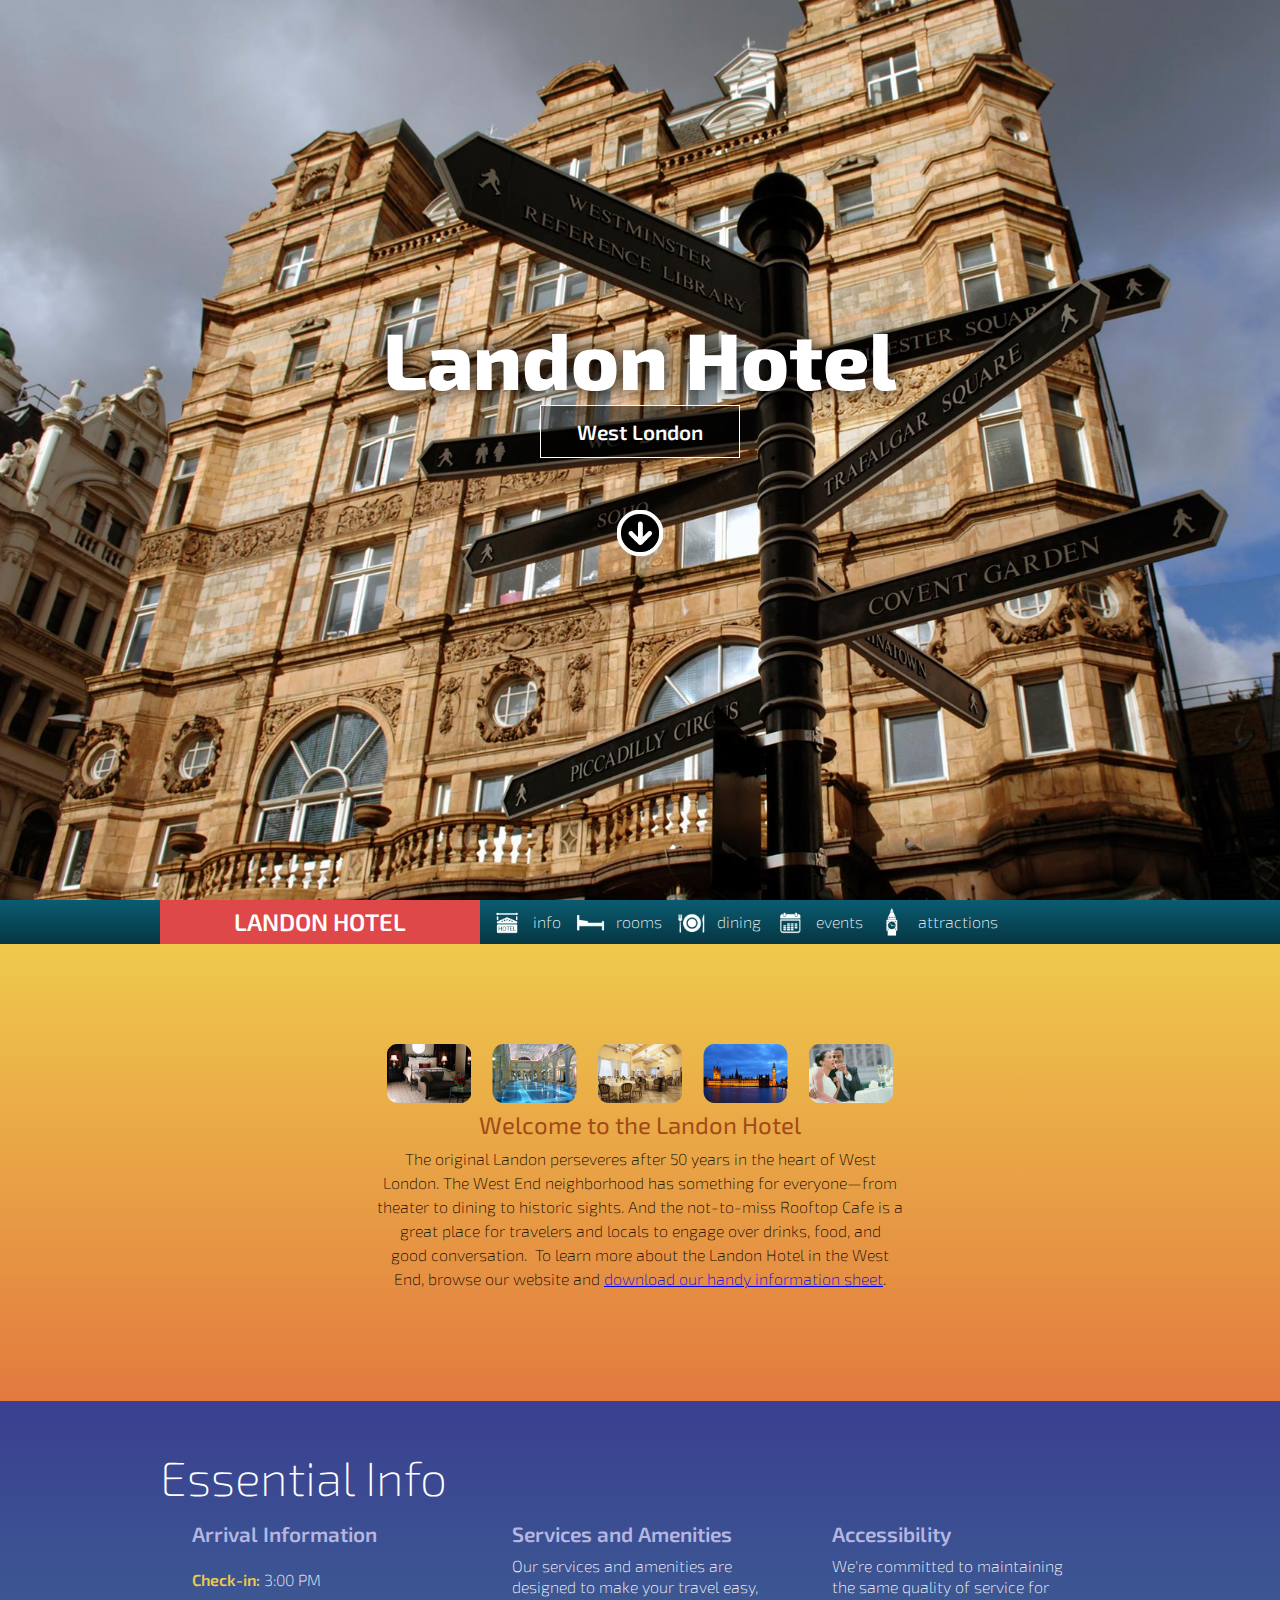
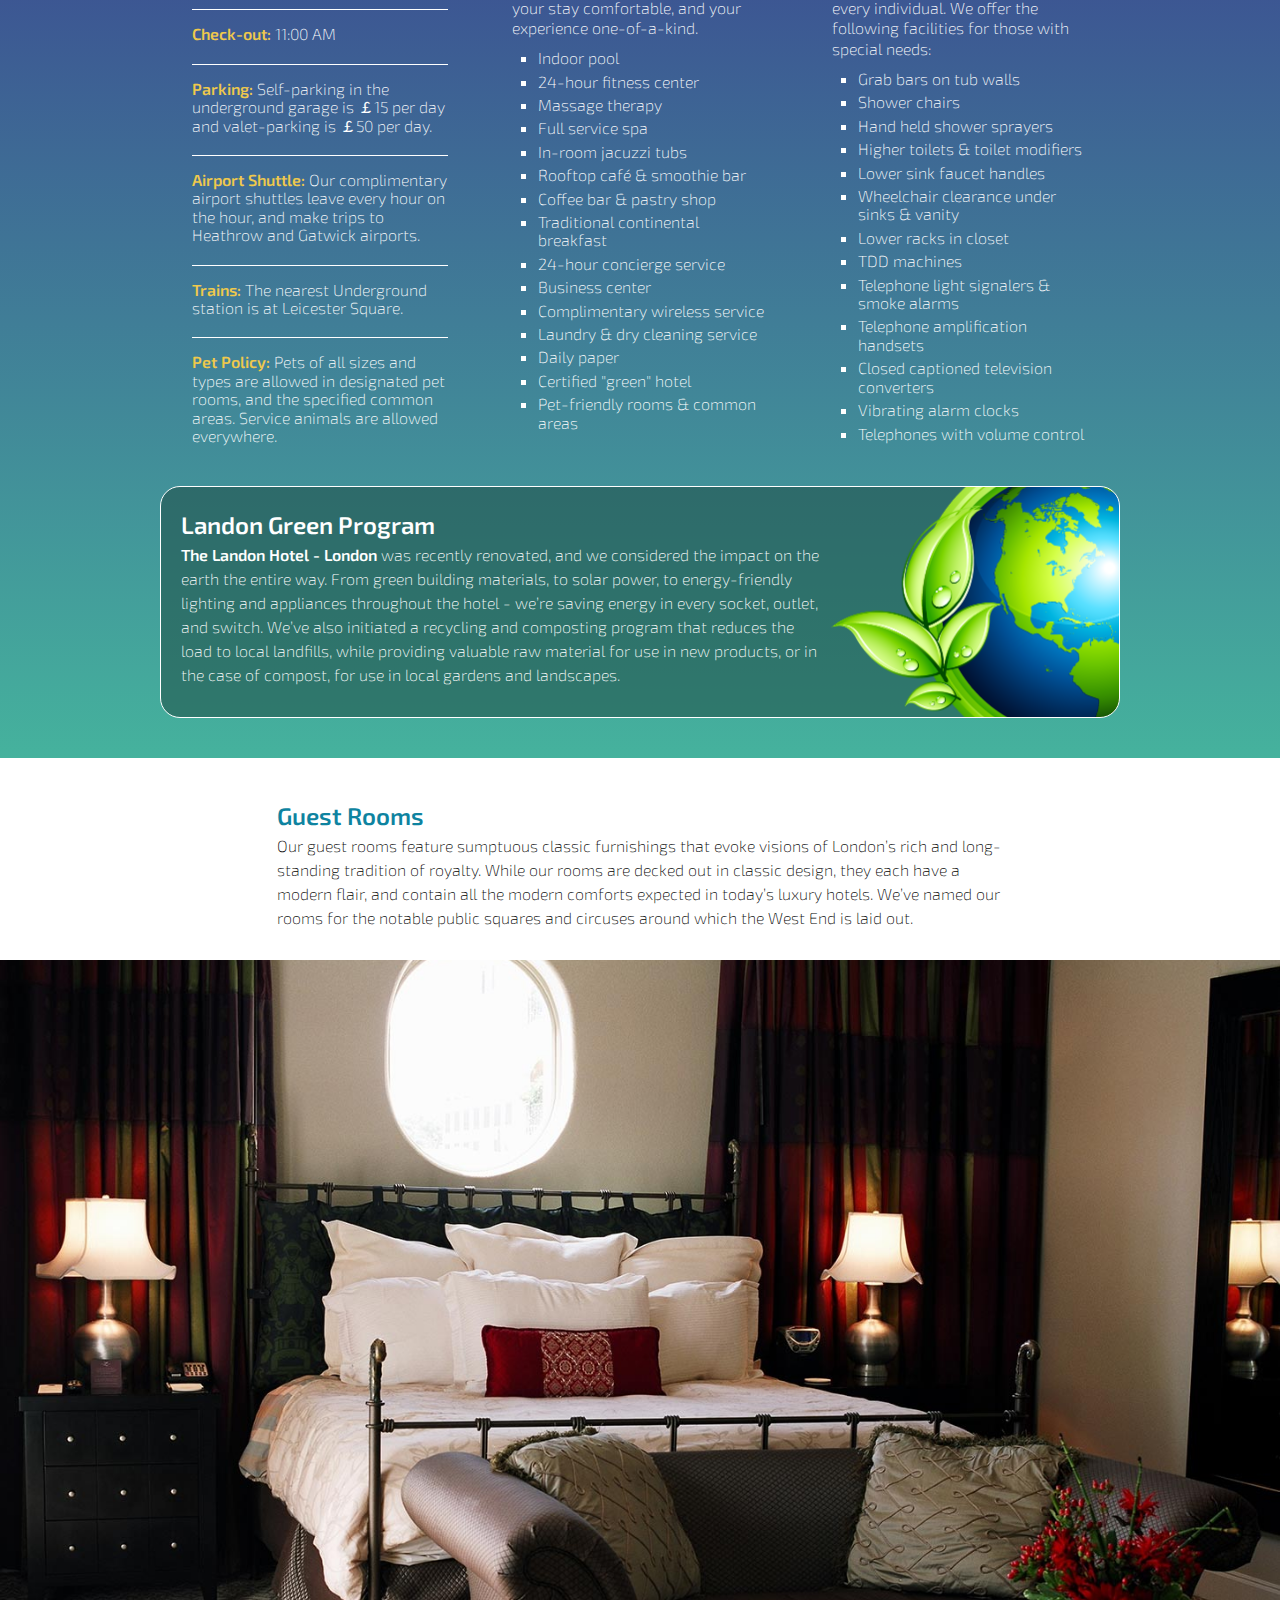
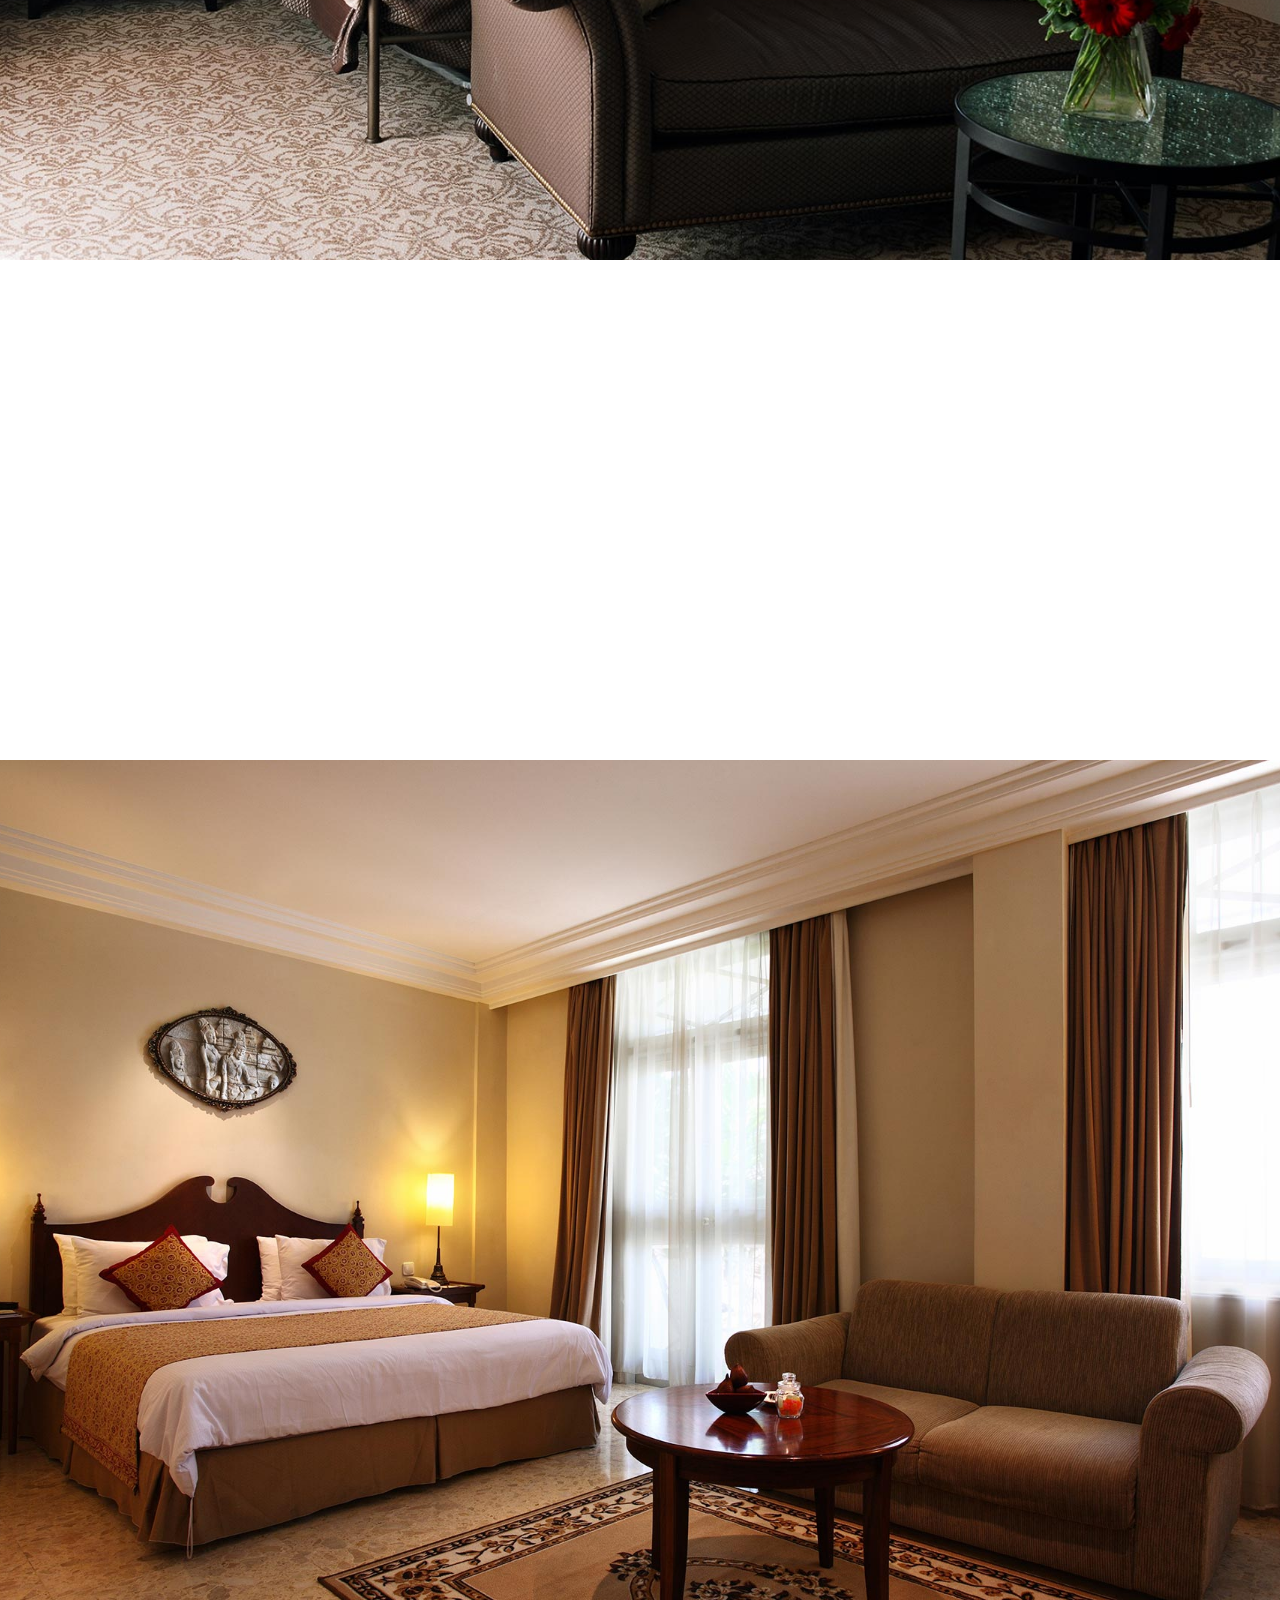
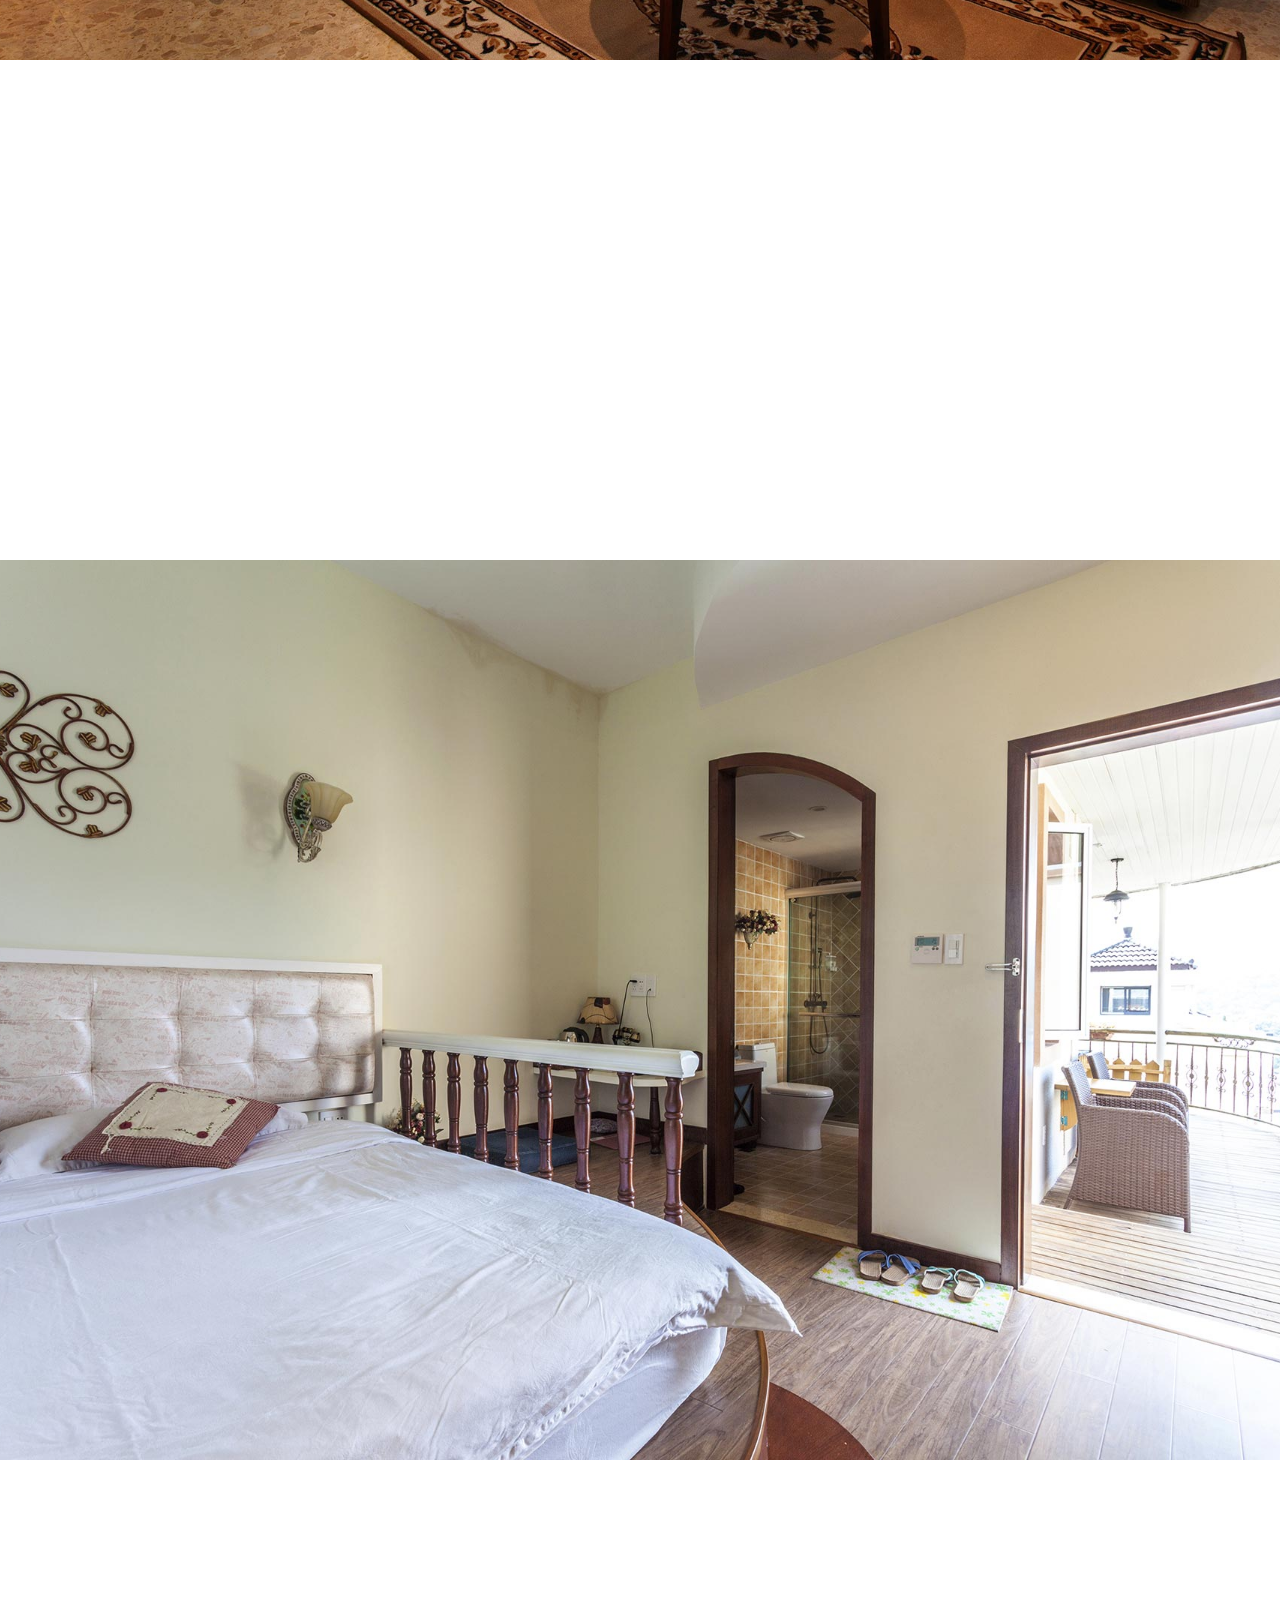
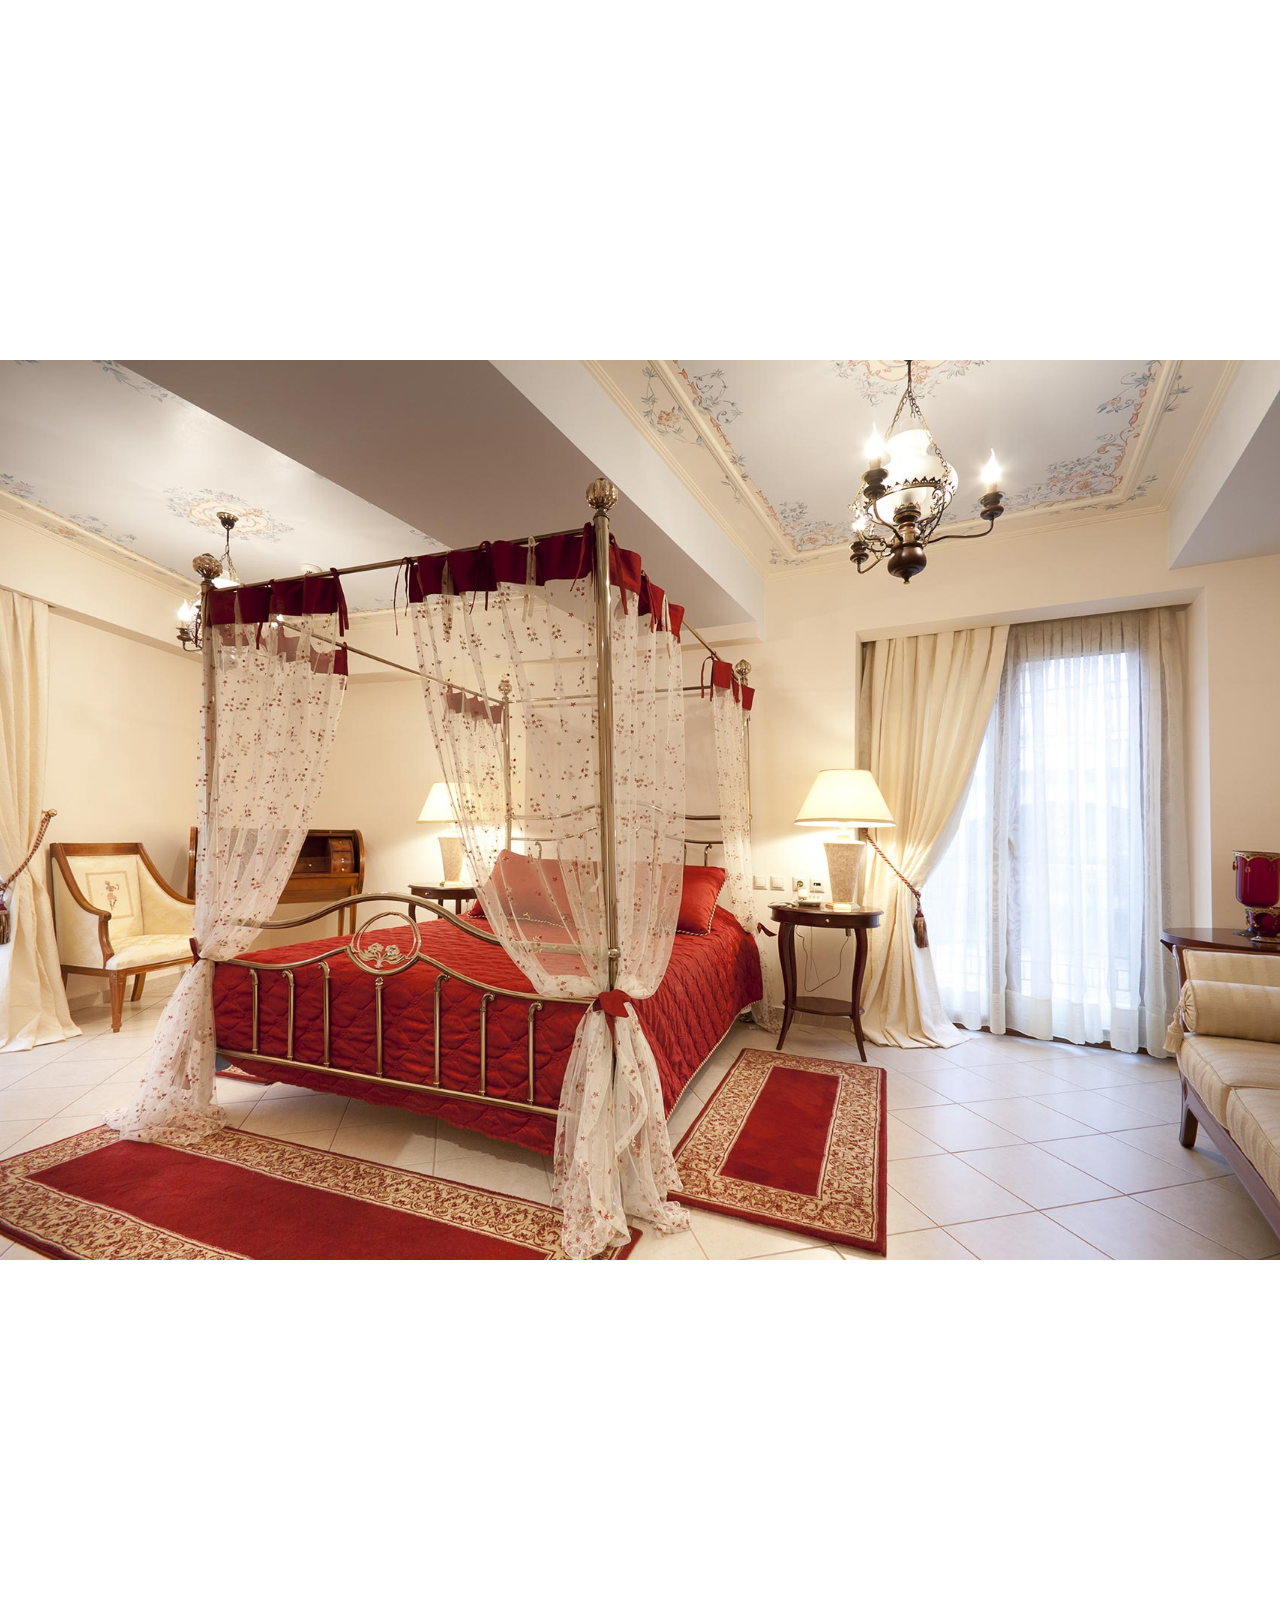
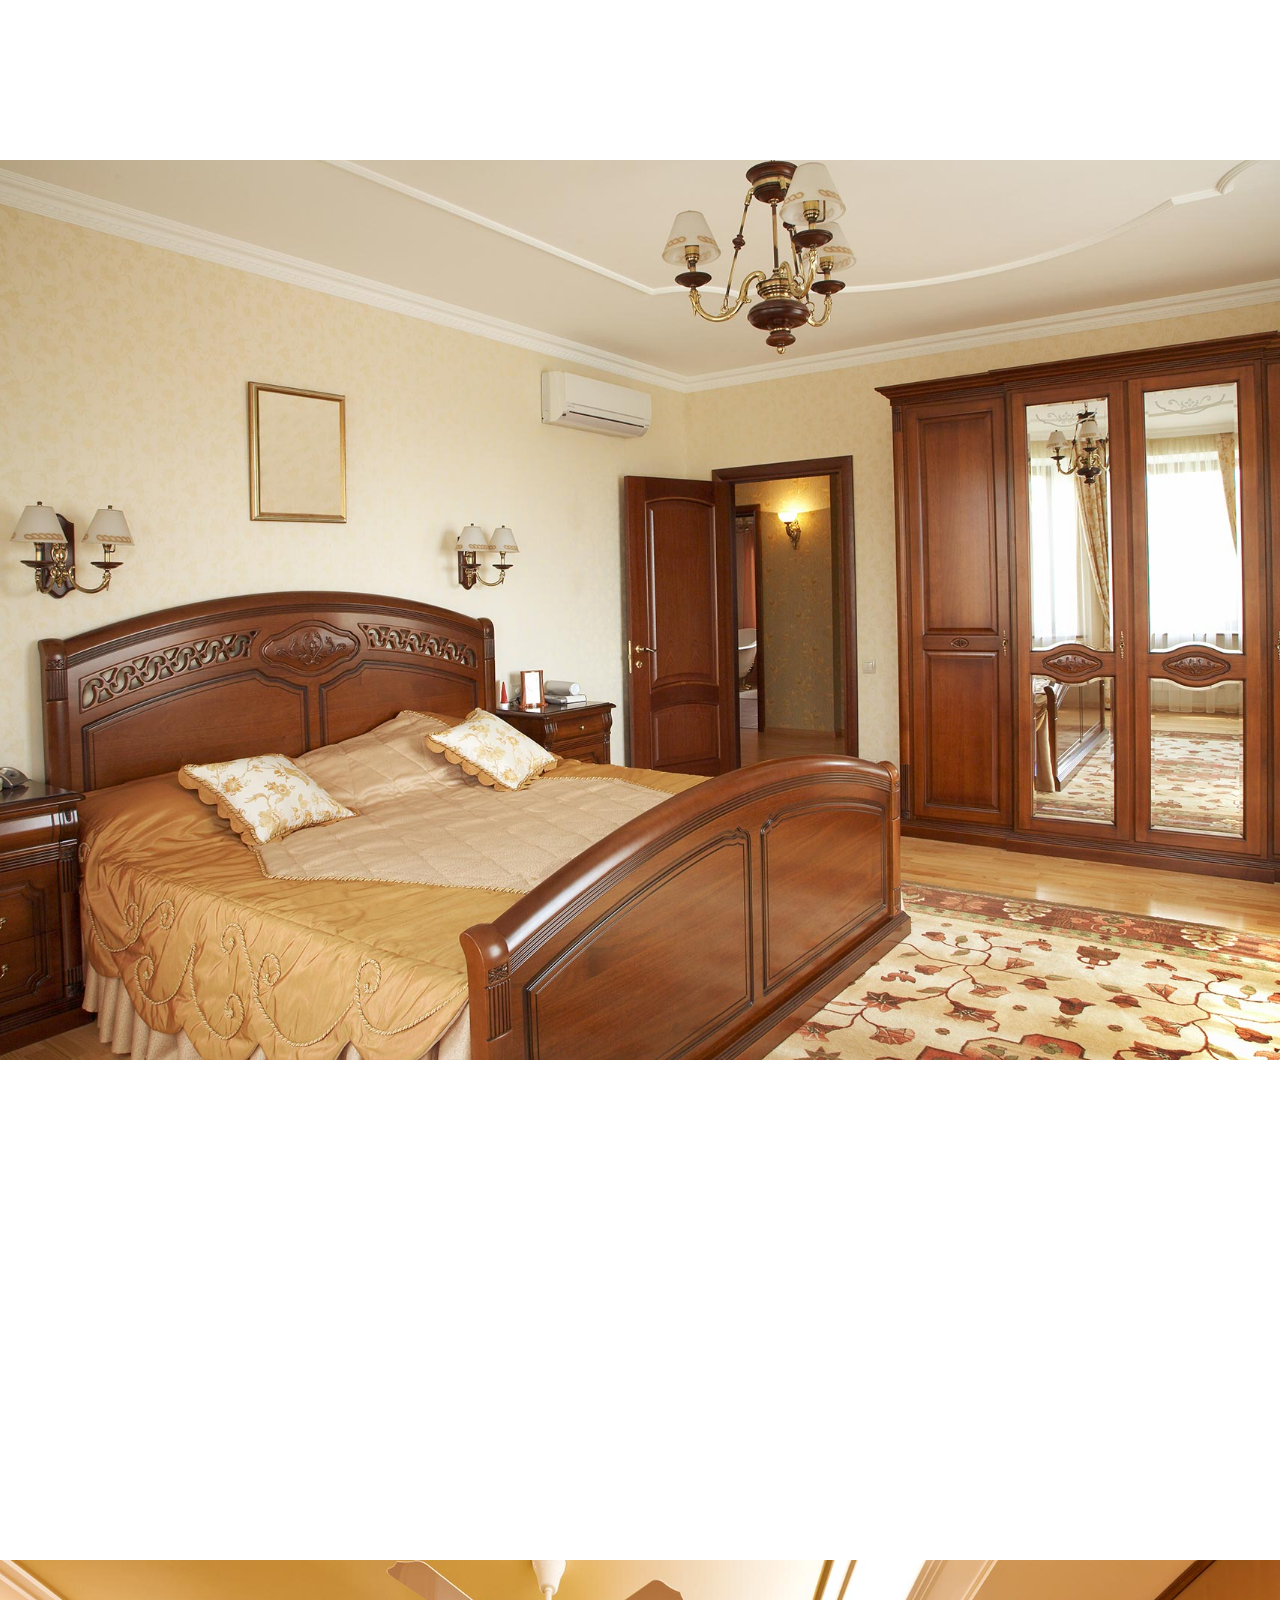
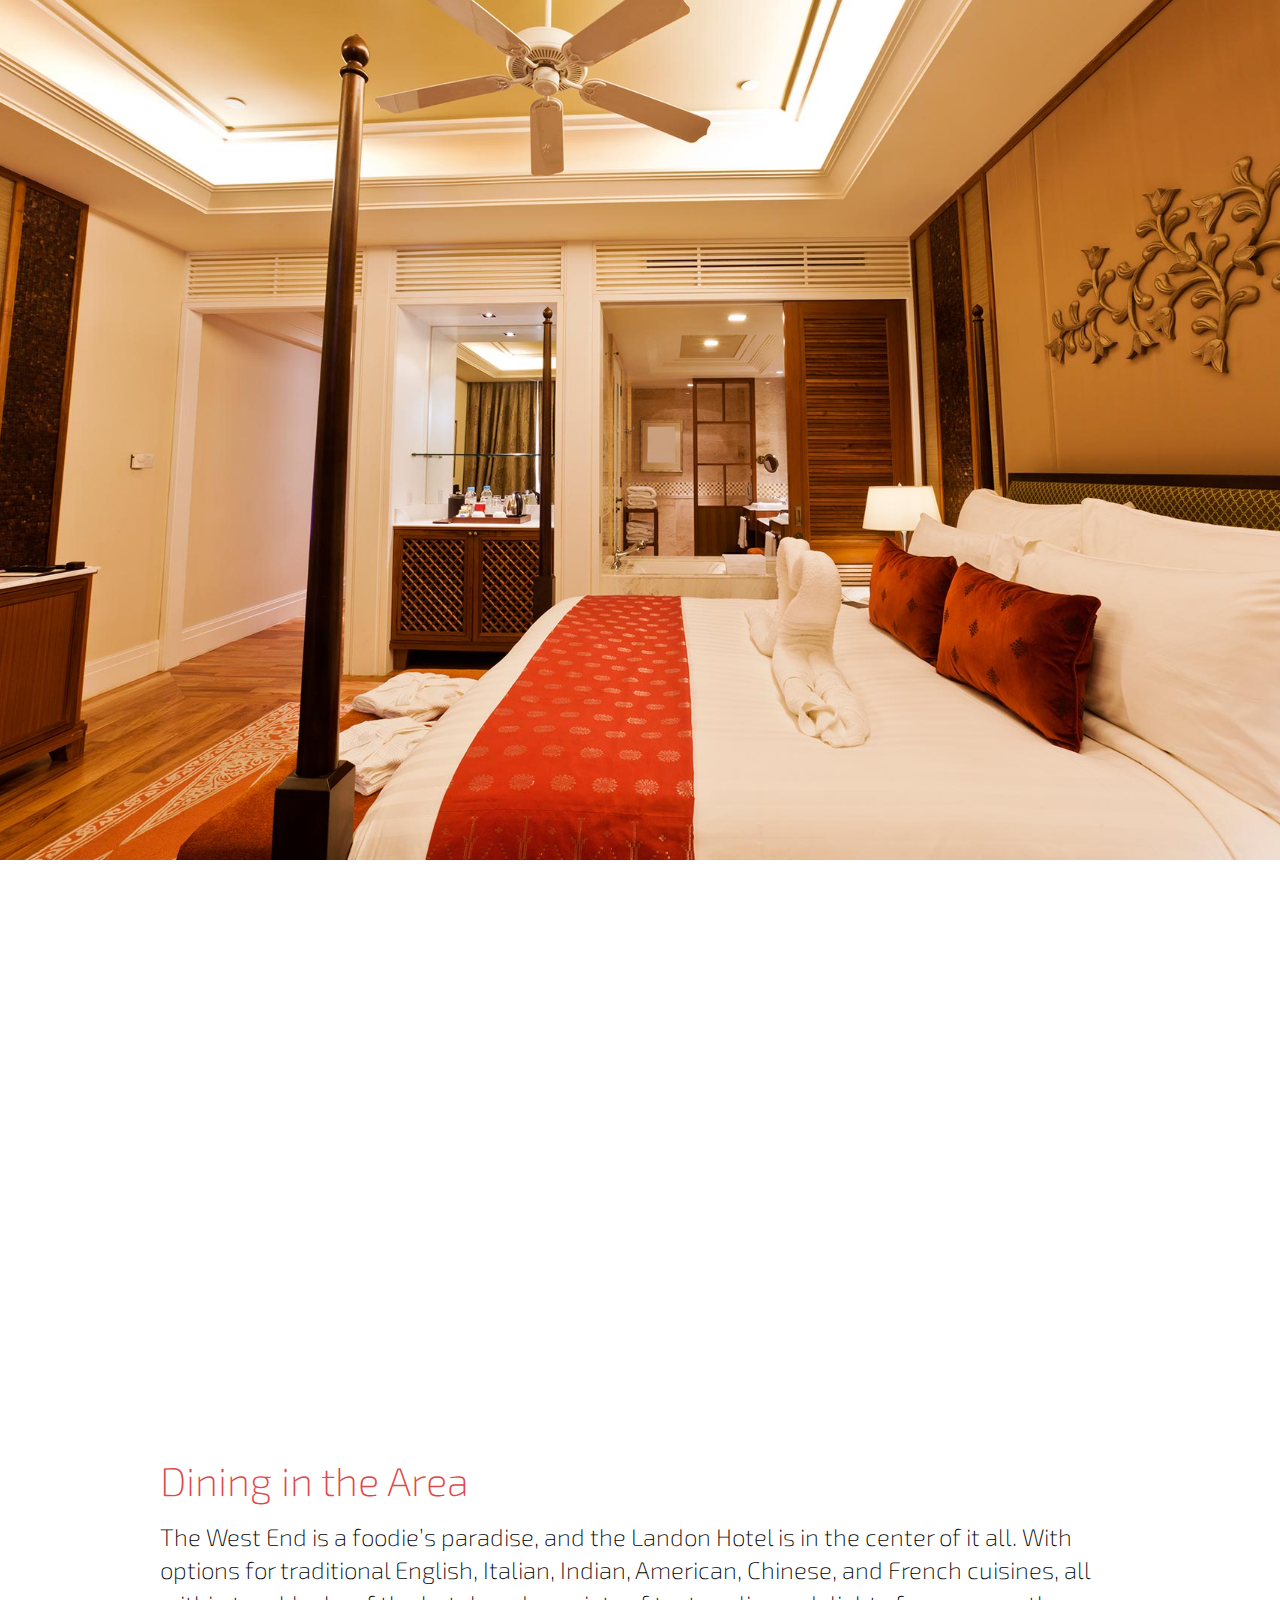
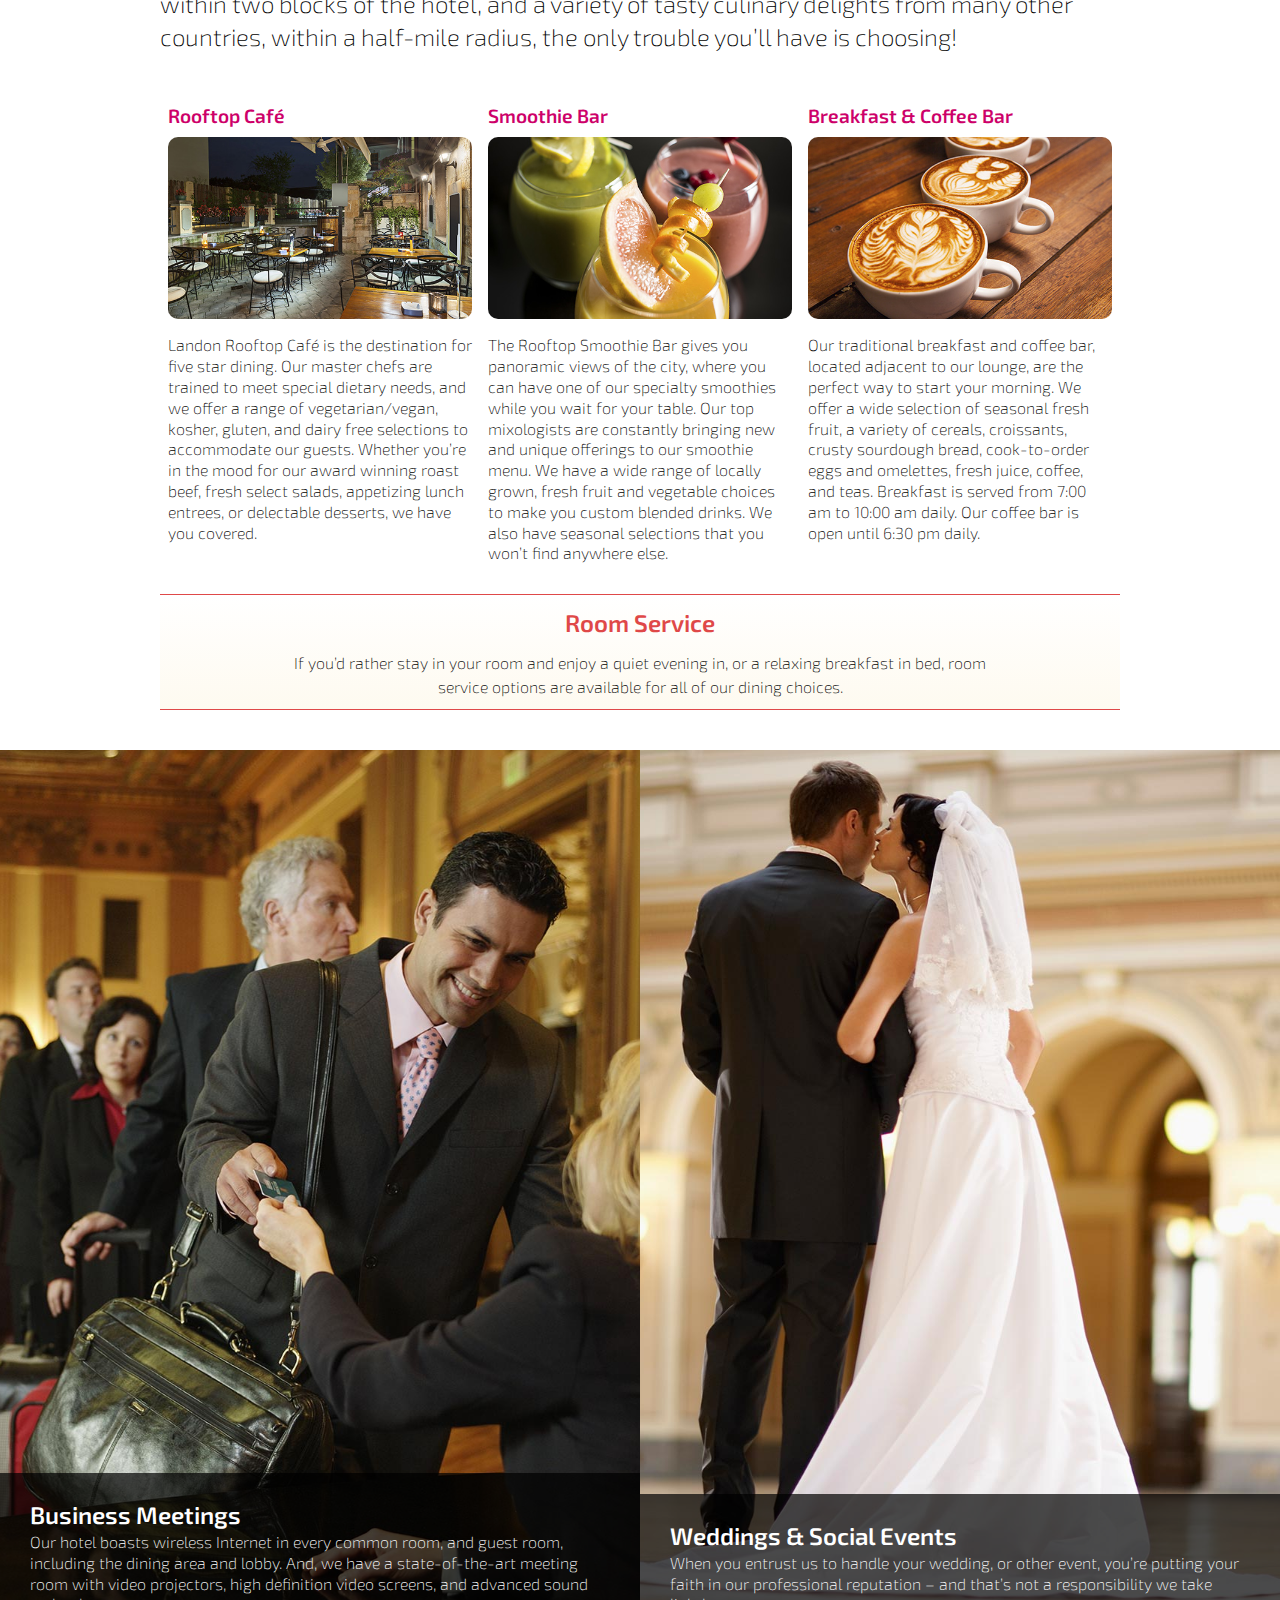
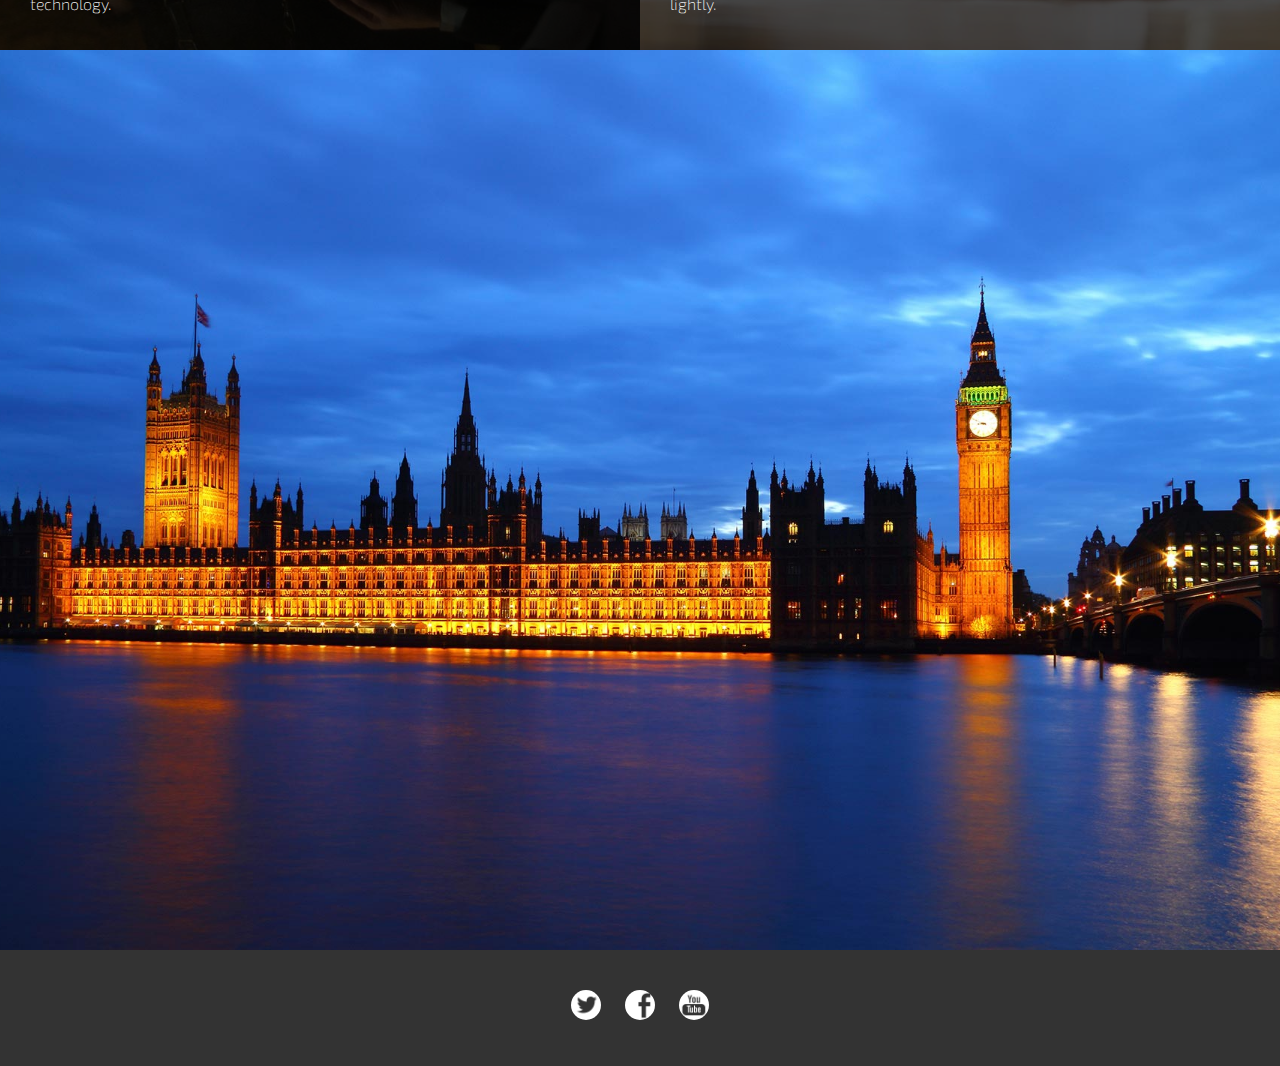
<file: landonhotel.com/index.html>
<!doctype html>
<html lang="en">

<head>
  <meta charset="UTF-8">
  <title>Landon Hotel</title>
  <link rel="stylesheet" href="css/style.css">
  <meta name="viewport" content="width=device-width, user-scalable=no, initial-scale=1.0, maximum-scale=1.0, minimum-scale=1.0">
</head>
<body>
  <header id="intro">
    <article class="fullheight">
      <div class="hgroup">
        <h1>Landon Hotel</h1>
        <h2>West London</h2>
        <p><a href="#welcome"><img src="images/misc/arrow.png" alt="down arrow"></a></p>
      </div>
    </article>

    <nav id="nav">
      <div class="navbar">
        <div class="brand"><a href="#welcome">Landon <span>Hotel</span></a></div>
        <ul>
          <li><a class="icon info" href="#hotelinfo"><span>info</span></a></li>
          <li><a class="icon rooms" href="#rooms"><span>rooms</span></a></li>
          <li><a class="icon dining" href="#dining"><span>dining</span></a></li>
          <li><a class="icon events" href="#events"><span>events</span></a></li>
          <li><a class="icon attractions" href="#attractions"><span>attractions</span></a></li>
        </ul>
      </div><!-- navbar -->
    </nav>
  </header>
<main id="wrapper">
  <div class="scene" id="welcome">
    <article class="content">
      <div class="gallery">
        <img src="images/hotel/intro_room.jpg" alt="Intro Gallery Room Sample Pictures">
        <img src="images/hotel/intro_pool.jpg" alt="Intro Gallery Pool Sample Pictures">
        <img src="images/hotel/intro_dining.jpg" alt="Intro Gallery Dining Sample Pictures">
        <img src="images/hotel/intro_attractions.jpg" alt="Intro Gallery Attractions Sample Pictures">
        <img class="hidesm" src="images/hotel/intro_wedding.jpg" alt="Intro Gallery Dining Sample Pictures">
      </div>
      <h1>Welcome to the Landon&nbsp;Hotel</h1>
      <p>The original Landon perseveres after 50 years in the heart of West London. The West End neighborhood has something for everyone—from theater to dining to historic sights. And the not-to-miss Rooftop Cafe is a great place for travelers and locals to engage over drinks, food, and good&nbsp;conversation. &nbsp;To learn more about the Landon Hotel in the West End, browse our website and <a href="files/landon_information_sheet_London.pdf">download our handy information sheet</a>.</p>
    </article>
  </div><!-- welcome -->
  <div class="scene" id="hotelinfo">
    <article class="heading">
      <h1>Essential Info</h1>
    </article>
    <article id="usefulinfo">
      <section id="arrivalinfo">
        <h2>Arrival Information</h2>
        <ul>
          <li><strong>Check-in:</strong> 3:00 PM</li>
          <li><strong>Check-out:</strong> 11:00 AM</li>
          <li><strong>Parking:</strong> Self-parking in the underground garage is ￡15 per day and valet-parking is ￡50 per day.</li>
          <li><strong>Airport Shuttle:</strong> Our complimentary airport shuttles leave every hour on the hour, and make trips to Heathrow and Gatwick airports.</li>
          <li><strong>Trains:</strong> The nearest Underground station is at Leicester Square.</li>
          <li><strong>Pet Policy:</strong> Pets of all sizes and types are allowed in designated pet rooms, and the specified common areas. Service animals are allowed everywhere.</li>
        </ul>
      </section>
      <section class="checklist" id="services">
        <h2>Services and Amenities</h2>
        <p>Our services and amenities are designed to make your travel easy, your stay comfortable, and your experience one-of-a-kind.</p>
        <ul>
          <li>Indoor pool</li>
          <li>24-hour fitness center</li>
          <li>Massage therapy</li>
          <li>Full service spa</li>
          <li>In-room jacuzzi tubs</li>
          <li>Rooftop café  &amp; smoothie bar</li>
          <li>Coffee bar  &amp; pastry shop</li>
          <li>Traditional continental breakfast</li>
          <li>24-hour concierge service</li>
          <li>Business center</li>
          <li>Complimentary wireless service</li>
          <li>Laundry &amp; dry cleaning service</li>
          <li>Daily paper</li>
          <li>Certified "green" hotel</li>
          <li>Pet-friendly rooms  &amp; common areas</li>
        </ul>
      </section>
      <section class="checklist" id="accessibility">
        <h2>Accessibility</h2>
        <p>We're committed to maintaining the same quality of service for every individual. We offer the following facilities for those with special needs:</p>
        <ul>
          <li>Grab bars on tub walls</li>
          <li>Shower chairs</li>
          <li>Hand held shower sprayers</li>
          <li>Higher toilets &amp; toilet modifiers</li>
          <li>Lower sink faucet handles</li>
          <li>Wheelchair clearance under sinks &amp; vanity</li>
          <li>Lower racks in closet</li>
          <li>TDD machines</li>
          <li>Telephone light signalers  &amp; smoke alarms</li>
          <li>Telephone amplification handsets</li>
          <li>Closed captioned television converters</li>
          <li>Vibrating alarm clocks</li>
          <li>Telephones with volume control</li>
        </ul>
      </section>
    </article>
    <article id="greenprogram">
      <h2>Landon Green Program</h2>
      <p><strong>The Landon Hotel - London</strong> was recently renovated, and we considered the impact on the earth the entire way. From green building materials, to solar power, to energy-friendly lighting and appliances throughout the hotel - we’re saving energy in every socket, outlet, and switch. We’ve also initiated a recycling and composting program that reduces the load to local landfills, while providing valuable raw material for use in new products, or in the case of compost, for use in local gardens and landscapes.</p>
    </article>
  </div><!-- hotelinfo -->
  <div class="scene" id="rooms">
    <header>
      <h1>Guest Rooms</h1>
      <p>Our guest rooms feature sumptuous classic furnishings that evoke visions of London’s rich and long-standing tradition of royalty. While our rooms are decked out in classic design, they each have a modern flair, and contain all the modern comforts expected in today’s luxury hotels. We’ve named our rooms for the notable public squares and circuses around which the West End is laid&nbsp;out.</p>
    </header>
    <article class="room fullheight" id="piccadilly">
      <section class="content">
        <h1>Piccadilly</h1>
        <p>Designed to be our economy room, for those who will be spending more time seeing the sights, and less time hitting the hay. The Piccadilly room has a smaller footprint, but maintains the accommodations of some of our more deluxe rooms.</p>
      </section>
    </article>
    <article class="room fullheight" id="cambridge">
      <section class="content">
        <h1>Cambridge</h1>
        <p>This room features a king bed, with a Comfort-Plus mattress, covered in 400-thread Egyptian cotton sheets. The Cambridge room is decorated in tasteful and warm muted tones, that are soothing on the eyes and senses.</p>
      </section>
    </article>
    <article class="room fullheight" id="westminster">
      <section class="content">
        <h1>Westminster</h1>
        <p>This room is available with a king or two double beds, and is furnished with our Premiere London collection – the softest and most luxurious bed and bath linens.</p>
      </section>
    </article>
    <article class="room fullheight" id="oxford">
      <section class="content">
        <h1>Oxford</h1>
        <p>Our Oxford suites are some of the prettiest and most romantic rooms around and are perfect for honeymoons. All of these feature canopy beds, lots of windows, and spare no modern comfort or convenience, including a TLX media system.</p>
      </section>
    </article>
    <article class="room fullheight" id="victoria">
      <section class="content">
        <h1>Victoria</h1>
        <p>Traveling with the family? Our spacious Victoria suites, with breathtaking views of the city, are the perfect choice. These corner rooms are furnished with a king or two double beds, and have a sofa with a comfortable pullout bed.</p>
      </section>
    </article>
    <article class="room fullheight" id="manchester">
      <section class="content">
        <h1>Manchester</h1>
        <p>The Manchester Executive Suite, is popular with business travelers the world over. These two-room suites feature a king-size bed, living room with leather recliner, full-sized executive desk, and leather desk chair.</p>
      </section>
    </article>
  </div><!-- rooms -->
  <div class="scene" id="dining">
    <article id="areadining">
      <h1>Dining in the Area</h1>
      <p>The West End is a foodie’s paradise, and the Landon Hotel is in the center of it all. With options for traditional English, Italian, Indian, American, Chinese, and French cuisines, all within two blocks of the hotel, and a variety of tasty culinary delights from many other countries, within a half-mile radius, the only trouble you’ll have is choosing! </p>
    </article>
    <article id="inhotel">
      <section id="rooftopcafe">
        <h2>Rooftop Caf&eacute;</h2>
        <img src="images/hotel/dining_rooftop.jpg" alt="Dining">
        <p>Landon Rooftop Caf&eacute; is the destination for five star dining. Our master chefs are trained to meet special dietary needs, and we offer a range of vegetarian/vegan, kosher, gluten, and dairy free selections to accommodate our guests. Whether you&rsquo;re in the mood for our award winning roast beef, fresh select salads, appetizing lunch entrees, or delectable desserts, we have you covered.</p>
      </section>

      <section id="smoothiebar">
        <h2>Smoothie Bar</h2>
        <img src="images/hotel/dining_smoothiebar.jpg" alt="Dining">
        <p>The Rooftop Smoothie Bar gives you panoramic views of the city, where you can have one of our specialty smoothies while you wait for your table. Our top mixologists are constantly bringing new and unique offerings to our smoothie menu. We have a wide range of locally grown, fresh fruit and vegetable choices to make you custom blended drinks.  We also have seasonal selections that you won’t find anywhere else.</p>
      </section>

      <section id="coffeebar">
        <h2>Breakfast &amp; Coffee Bar</h2>
        <img src="images/hotel/dining_lattes.jpg" alt="Dining">
        <p>Our traditional breakfast and coffee bar, located adjacent to our lounge, are the perfect way to start your morning. We offer a wide selection of seasonal fresh fruit, a variety of cereals, croissants, crusty sourdough bread, cook-to-order eggs and omelettes, fresh juice, coffee, and teas. Breakfast is served from 7:00 am to 10:00 am daily. Our coffee bar is open until 6:30 pm daily.</p>
      </section>
    </article><!-- inhotel -->
    <article id="roomservice">
      <h1>Room Service</h1>
      <p>If you’d rather stay in your room and enjoy a quiet evening in, or a relaxing breakfast in bed, room service options are available for all of our dining choices.</p>
    </article>
  </div><!-- dining -->
  <div class="scene" id="events">
      <article class="event fullheight" id="businessmeetings">
        <div class="content">
          <h2>Business Meetings</h2>
          <p>Our hotel boasts wireless Internet in every common room, and guest room, including the dining area and lobby. And, we have a state-of-the-art meeting room with video projectors, high definition video screens, and advanced sound technology.</p>
        </div><!-- content -->
      </article><!-- article -->
      <article class="event fullheight" id="weddings">
        <div class="content">
          <h2>Weddings &amp; Social Events</h2>
          <p> When you entrust us to handle your wedding, or other event, you’re putting your faith in our professional reputation – and that’s not a responsibility we take lightly. </p>
        </div><!-- content -->
      </article><!-- article -->
  </div><!-- events -->
  <div class="scene fullheight" id="attractions">
    <article class="content">
      <h1>Local Attractions</h1>
        <p>Whether you’re a theater enthusiast, enjoy epic shopping, or love to stroll and people watch, London’s West End has an endless opportunity to partake. The heart of London’s "Theatreland" offering the best in drama, comedy, and musical productions.</p>
    </article>
  </div><!-- attractions -->
</main>
<footer class="scene">
  <article class="content">
    <div id="socialmedia">
      <ul class="group">
        <li><a href="https://twitter.com/"><img class="icon" src="images/socialmedia/twitter.png" alt="icon for twitter" /></a></li>
        <li><a href="http://www.facebook.com/"><img class="icon" src="images/socialmedia/facebook.png" alt="icon for facebook" /></a></li>
        <li><a href="http://www.youtube.com/"><img class="icon" src="images/socialmedia/youtube.png" alt="icon for youtube" /></a></li>    
      </ul>      
    </div>
  </article>
</footer>
  <script src="js/script.js"></script>
</body>

</html>
</file>
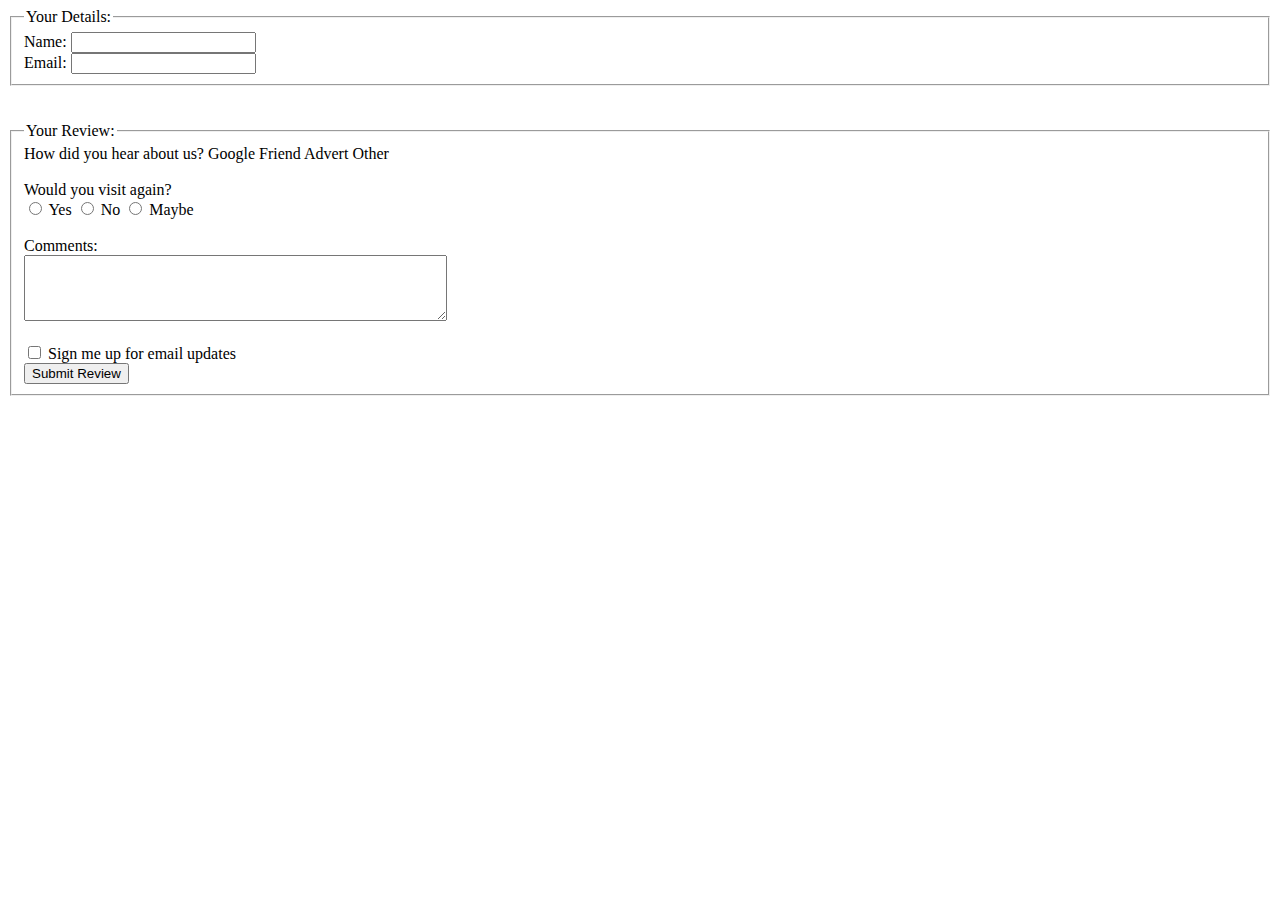
<file: Exercise.html>
<!DOCTYPE html>
<html>
<body>
<head>
<title> exercises </title>
</head>
<form>
  <fieldset>
    <legend>Your Details:</legend>
    <label for="name">Name: </label><input type="text" id="name" name="name"><br>
    <label for="email">Email: </label><input type="email" id="email" name="email"><br>
  </fieldset>
  <br><br>
  <fieldset>
  <legend>Your Review:</legend>
  <label for="detail">How did you hear about us? Google Friend Advert Other</label><br><br>
  <label for="detail">Would you visit again?</label><br>
  <input type="radio" id="option" name="yes" value="yes">
  <label for="yes">Yes</label>
  <input type="radio" id="option" name="no" value="no">
  <label for="no">No</label>
  <input type="radio" id="option" name="maybe" value="maybe">
  <label for="maybe">Maybe</label>
  <br><br>
  <label for="detail">Comments:</label><br>
  <textarea id="comments" rows="4" cols="50">
  </textarea><br><br>
  <input type="checkbox" id="login" name="sign" value="sign">
  <label for="sign">Sign me up for email updates</label><br>
  <input type="submit" value="Submit Review">
  </fieldset>  
</form>
</body>
</html>
</file>
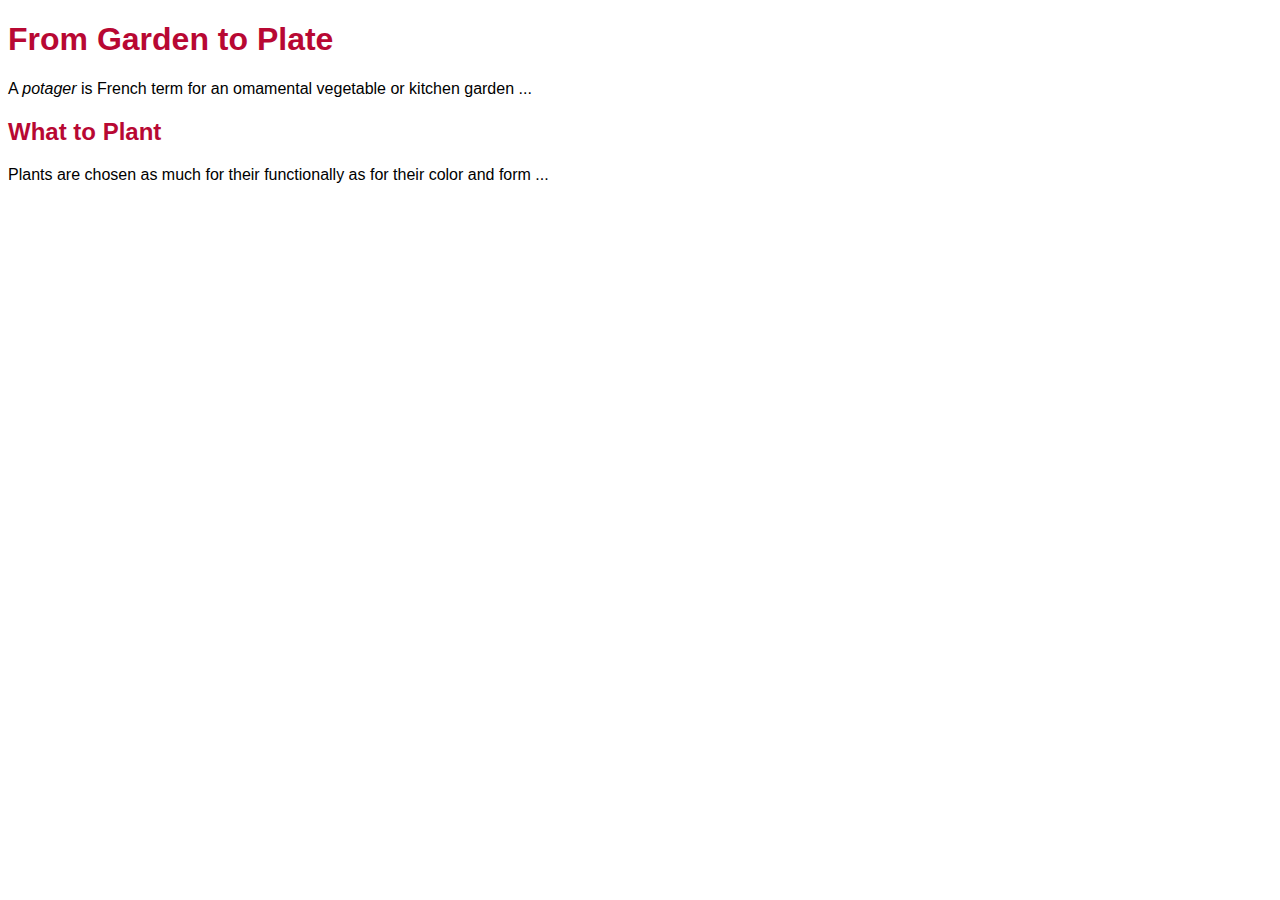
<file: Exercises CSS a.html>
<!DOCTYPE html>
<html>
<head>
<title>CSS</title>
<style>
    body{
        font-family: sans-serif;}
    h1{
        color:#B80833 ;}
    body{
        font-family: sans-serif;}
    h2{
        color:#B80833 ;}
</style>
</head>
    <h1>From Garden to Plate</h1>
    <p>A <i>potager</i> is French term for an omamental vegetable or kitchen garden ...</p>
    <h2>What to Plant</h2>
    <p>Plants are chosen as much for their functionally as for their color and form ...</p>
</body>
</html>
</file>
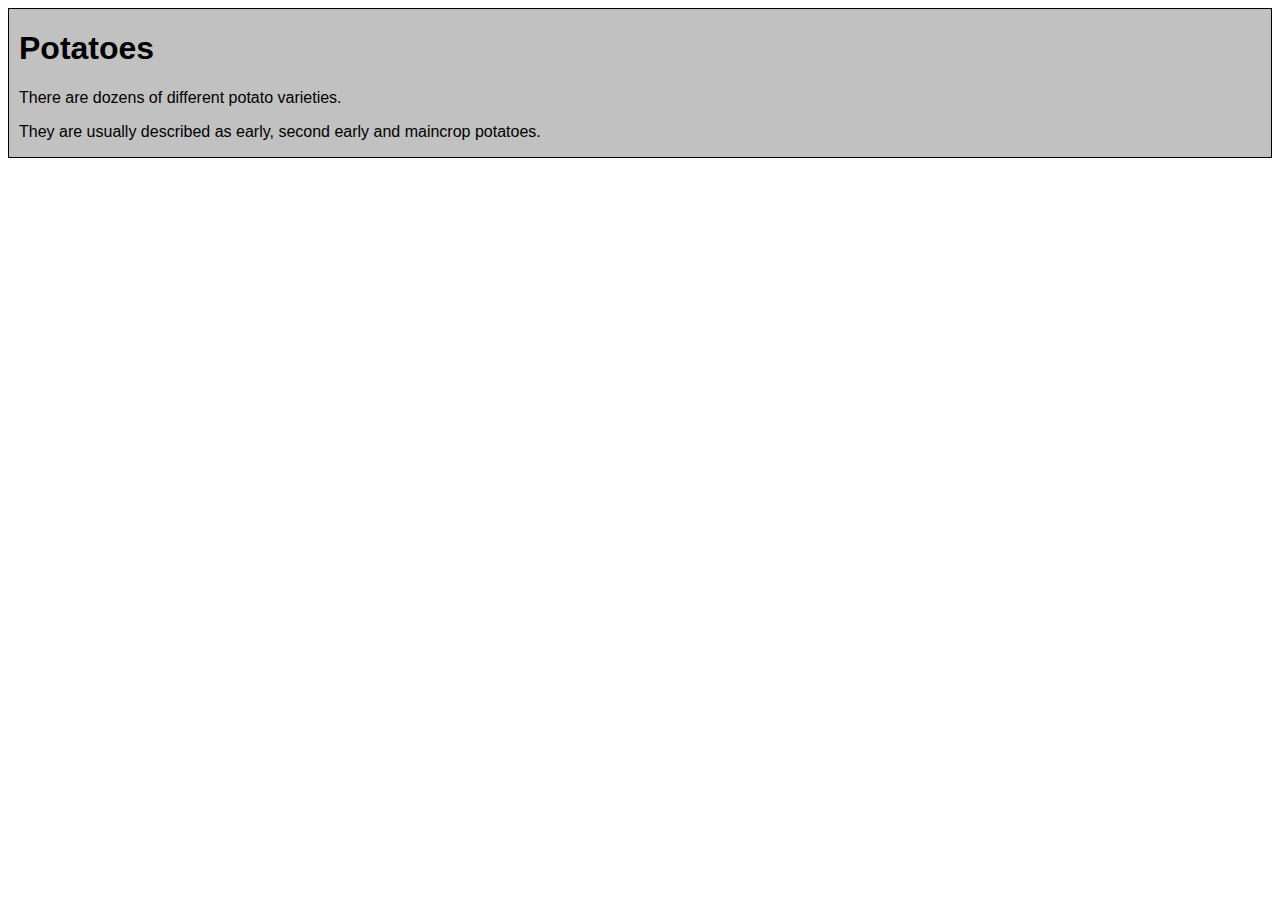
<file: Exercises CSS b.html>
<!DOCTYPE html>
<html>
<head>
<title>CSS</title>
<style>
    body{
        border: 1px;
        font-family: sans-serif;}
    div{
        border: 1px solid #000000;
        padding-left: 10px;
        background-color: #C1C1C1;}
</style>
</head>
<body>
<div>
    <h1>Potatoes</h1>
    <p>There are dozens of different potato varieties.</p>
    <p>They are usually described as early, second early and maincrop potatoes.</p>
</div>
</body>
</html>
</file>
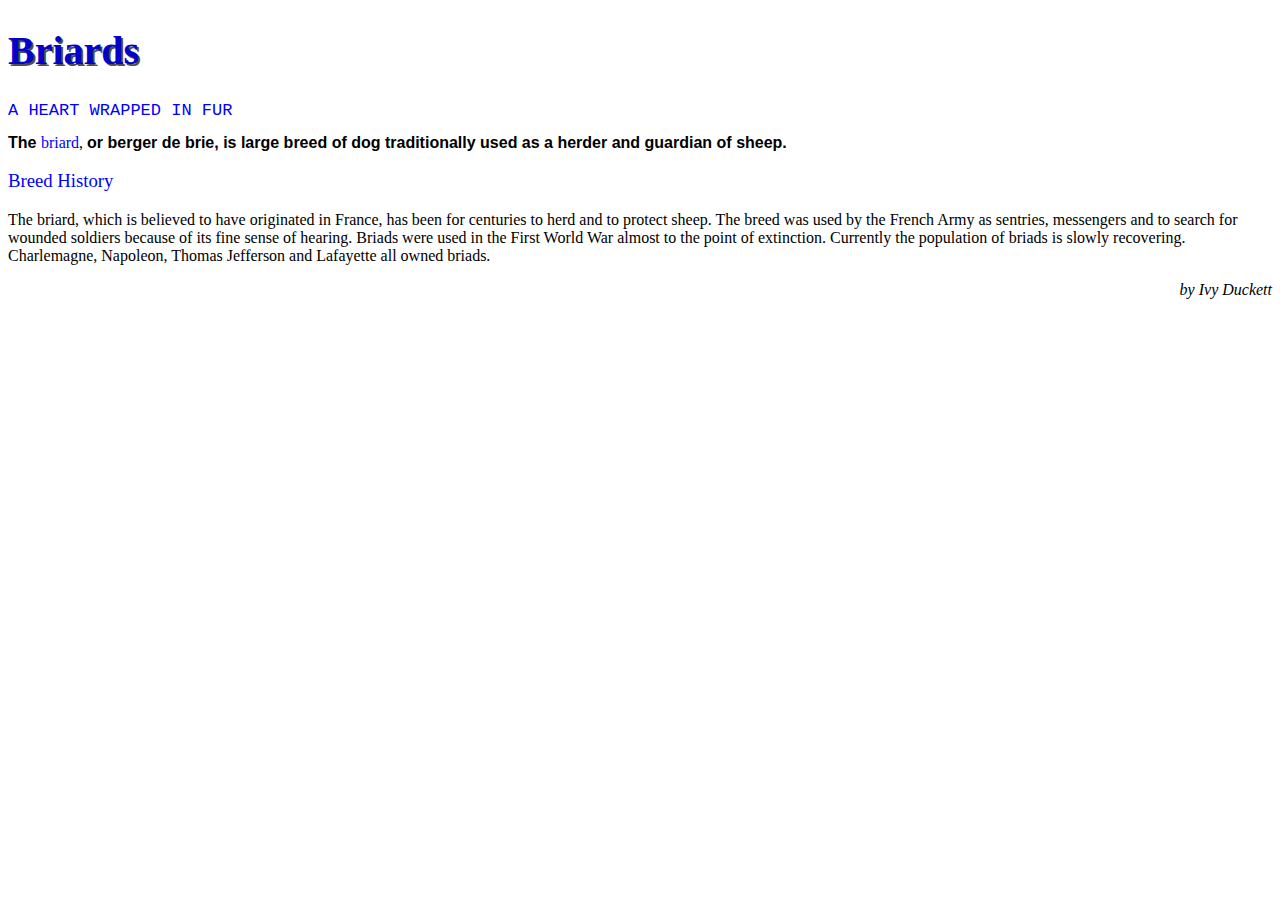
<file: latihan1.html>
<!DOCTYPE html>
<html>
    <head>
        <style>
            h1 {
                text-shadow: 2px 2px rgba(0, 0, 0, 0.685);
                font-size: 40px;
                color: rgb(3, 3, 201);}
            h2 {
                font-size: 17px;
                font-weight: normal;
                color: blue;
                font-family: 'Courier';}
            .h5 {
                color:blue;
                display: inline;
                font-family: 'sans-serif';}
            .h6 {
                display: inline;
                font-family: sans-serif;
                font-weight: bold;}
            h3 {
                color:blue;
                font-weight: lighter;}
        </style>
        <h1>Briards</h1>
        <h2>A HEART WRAPPED IN FUR</h2>
    </head>
    <body>
        <p class="h6">The <p class="h5">briard</p>, <p class="h6">or berger de brie, is large breed of dog traditionally used as a herder and guardian of sheep.</p>
        <h3> Breed History</h3>
        <p align="left">The briard, which is believed to have originated in France, has been for centuries to herd and to protect sheep. The breed was used by the French Army as sentries, messengers and to search for wounded soldiers because of its fine sense of hearing. Briads were used in the First World War almost to the point of extinction. Currently the population of briads is slowly recovering. Charlemagne, Napoleon, Thomas Jefferson and Lafayette all owned briads.</p>
        <p align="right"><i>by Ivy Duckett</i></p>
    </body>
</html>
</file>
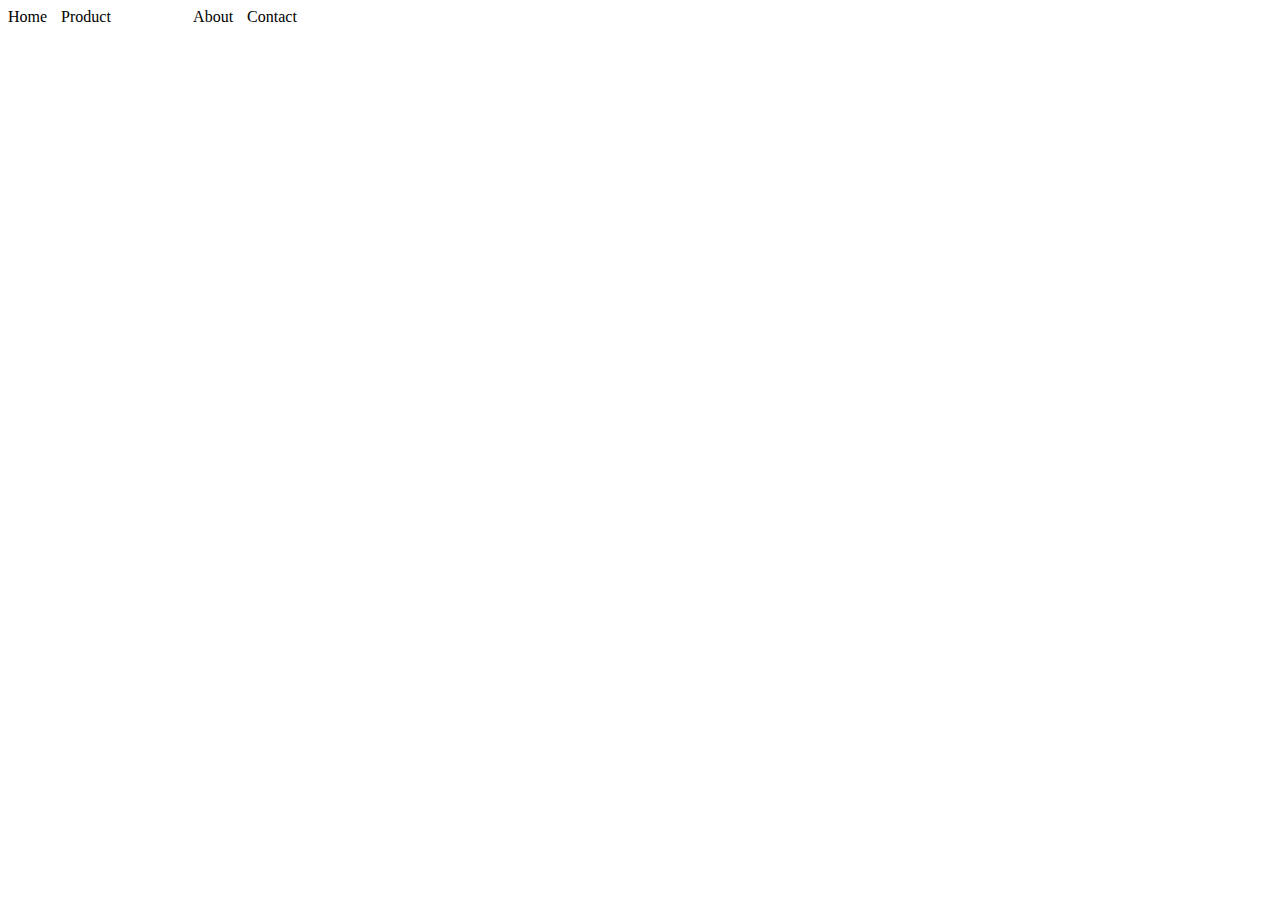
<file: part4/part4.html>
<!DOCTYPE html>
<html>
    <head>
        <link rel="stylesheet" type="text/css" href="example.css">
    </head>
    <body>
     <li>Home</li>
     <li>Product</li>
     <li class="coming-soon">Services</li>
     <li>About</li>
     <li>Contact</li>      
    </body>
</html>
</file>
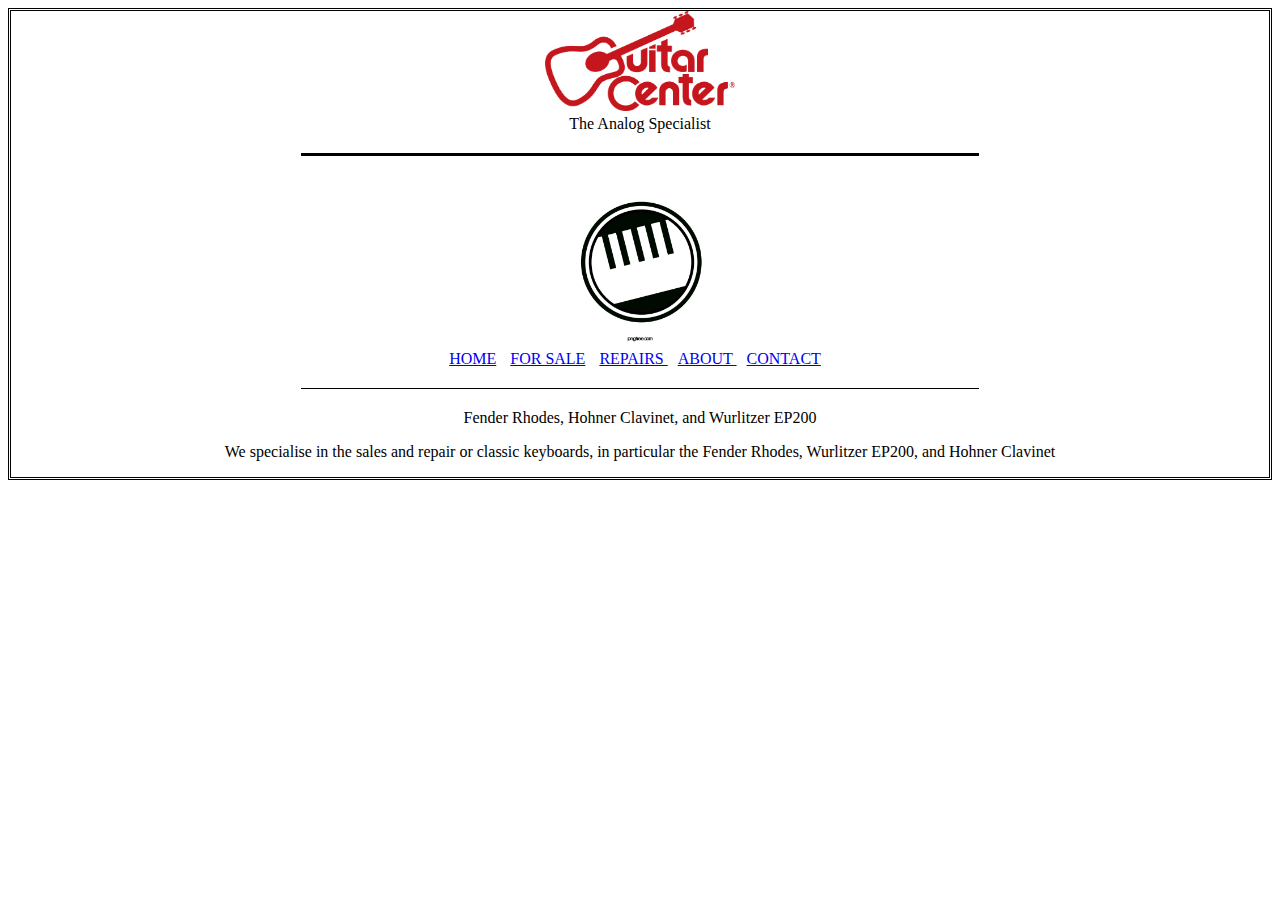
<file: part5/part5.html>
<!DOCTYPE html>
<html>
    <head>
        <link href="p5.css" type="text/css" rel="stylesheet" />
    </head>
        <body>
            
            <div class="a"> <img src="logo.png" height="100" width="190"> <br> The Analog Specialist 
            <div class="garis-pertama"></div> 
            <div class="b"> <img src="mus.png" height="170" width="170"> <br>
            <li> <a href="crhj.html">HOME</a> </li>
            <li> <a href="crhj.html">FOR SALE</a> </li>
            <li> <a href="crhj.html">REPAIRS </a></li>
            <li> <a href="crhj.html">ABOUT </a></li> 
            <li> <a href="crhj.html">CONTACT </a></li>
            <div class="garis-kedua"></div>
            <p>Fender Rhodes, Hohner Clavinet, and Wurlitzer EP200</p>
            <p>We specialise in the sales and repair or classic keyboards, in particular the Fender Rhodes, Wurlitzer EP200, and Hohner Clavinet</p>
            </div>
        </body>
</html>
</file>
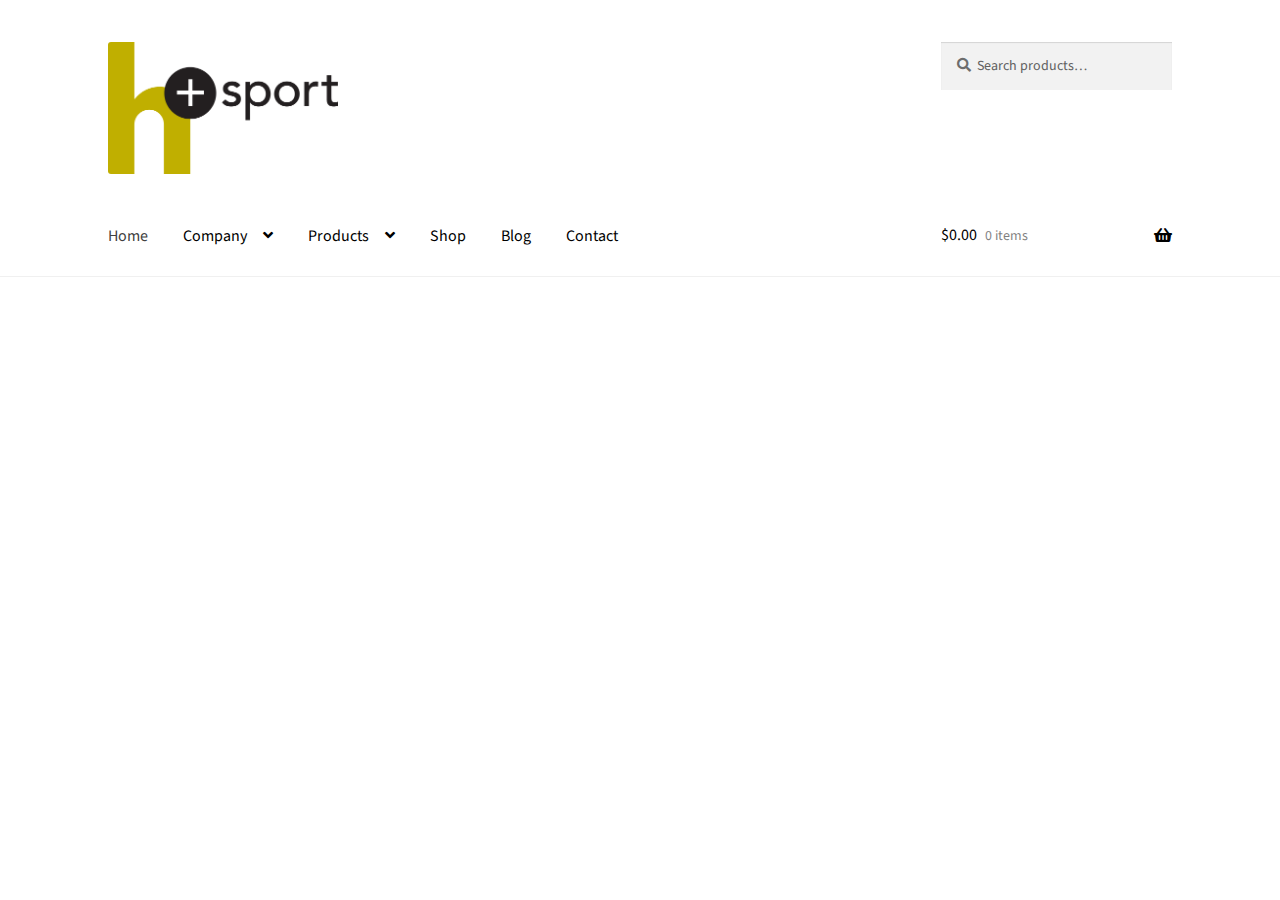
<file: hplussport.com/inc/head.inc.html>
<!doctype html>
<html lang="en-US">
<head>
	<meta charset="UTF-8">
	<meta http-equiv="content-type" content="text/html;charset=UTF-8" />
	<meta name="viewport" content="width=device-width, initial-scale=1, maximum-scale=2.0">
	<link rel="profile" href="http://gmpg.org/xfn/11">
	<title>H+ Sport &#8211; Revive, refuel, regenerate</title>
	<link rel='dns-prefetch' href='http://fonts.googleapis.com/' />
	<link rel='dns-prefetch' href='http://s.w.org/' />
	<link rel='stylesheet' id='edsanimate-animo-css-css' href='../../hplussport.com/wp-content/plugins/animate-it/assets/css/animate-animode54.css?ver=5.3' type='text/css' media='all' />
	<link rel='stylesheet' id='siteorigin-panels-front-css' href='../../hplussport.com/wp-content/plugins/siteorigin-panels/css/front-flex.min2c4f.css?ver=2.10.13' type='text/css' media='all' />
	<link rel='stylesheet' id='sow-social-media-buttons-atom-36bcb9728d18-css' href='../../hplussport.com/wp-content/uploads/siteorigin-widgets/sow-social-media-buttons-atom-36bcb9728d18de54.css?ver=5.3' type='text/css' media='all' />
	<link rel='stylesheet' id='storefront-style-css' href='../../hplussport.com/wp-content/themes/storefront/style91ee.css?ver=2.5.3' type='text/css' media='all' />
	<style id='storefront-style-inline-css' type='text/css'>		.main-navigation ul li a,
		.site-title a,
		ul.menu li a,
		.site-branding h1 a,
		.site-footer .storefront-handheld-footer-bar a:not(.button),
		button.menu-toggle,
		button.menu-toggle:hover,
		.handheld-navigation .dropdown-toggle {
			color: #000000;
		}
		
		button.menu-toggle,
		button.menu-toggle:hover {
			border-color: #000000;
		}
		
		.main-navigation ul li a:hover,
		.main-navigation ul li:hover > a,
		.site-title a:hover,
		.site-header ul.menu li.current-menu-item > a {
			color: #414141;
		}
		
		table:not( .has-background ) th {
			background-color: #f8f8f8;
		}
		
		table:not( .has-background ) tbody td {
			background-color: #fdfdfd;
		}
		
		table:not( .has-background ) tbody tr:nth-child(2n) td,
		fieldset,
		fieldset legend {
			background-color: #fbfbfb;
		}
		
		.site-header,
		.secondary-navigation ul ul,
		.main-navigation ul.menu > li.menu-item-has-children:after,
		.secondary-navigation ul.menu ul,
		.storefront-handheld-footer-bar,
		.storefront-handheld-footer-bar ul li > a,
		.storefront-handheld-footer-bar ul li.search .site-search,
		button.menu-toggle,
		button.menu-toggle:hover {
			background-color: #ffffff;
		}
		
		p.site-description,
		.site-header,
		.storefront-handheld-footer-bar {
			color: #000000;
		}
		
		button.menu-toggle:after,
		button.menu-toggle:before,
		button.menu-toggle span:before {
			background-color: #000000;
		}
		
		h1, h2, h3, h4, h5, h6, .wc-block-grid__product-title {
			color: #c0af00;
		}
		
		.widget h1 {
			border-bottom-color: #c0af00;
		}
		
		body,
		.secondary-navigation a {
			color: #6d6d6d;
		}
		
		.widget-area .widget a,
		.hentry .entry-header .posted-on a,
		.hentry .entry-header .post-author a,
		.hentry .entry-header .post-comments a,
		.hentry .entry-header .byline a {
			color: #727272;
		}
		
		a {
			color: #c0af00;
		}
		
		a:focus,
		button:focus,
		.button.alt:focus,
		input:focus,
		textarea:focus,
		input[type="button"]:focus,
		input[type="reset"]:focus,
		input[type="submit"]:focus,
		input[type="email"]:focus,
		input[type="tel"]:focus,
		input[type="url"]:focus,
		input[type="password"]:focus,
		input[type="search"]:focus {
			outline-color: #c0af00;
		}
		
		button, input[type="button"], input[type="reset"], input[type="submit"], .button, .widget a.button {
			background-color: #eeeeee;
			border-color: #eeeeee;
			color: #333333;
		}
		
		button:hover, input[type="button"]:hover, input[type="reset"]:hover, input[type="submit"]:hover, .button:hover, .widget a.button:hover {
			background-color: #d5d5d5;
			border-color: #d5d5d5;
			color: #333333;
		}
		
		button.alt, input[type="button"].alt, input[type="reset"].alt, input[type="submit"].alt, .button.alt, .widget-area .widget a.button.alt {
			background-color: #333333;
			border-color: #333333;
			color: #ffffff;
		}
		
		button.alt:hover, input[type="button"].alt:hover, input[type="reset"].alt:hover, input[type="submit"].alt:hover, .button.alt:hover, .widget-area .widget a.button.alt:hover {
			background-color: #1a1a1a;
			border-color: #1a1a1a;
			color: #ffffff;
		}
		
		.pagination .page-numbers li .page-numbers.current {
			background-color: #e6e6e6;
			color: #636363;
		}
		
		#comments .comment-list .comment-content .comment-text {
			background-color: #f8f8f8;
		}
		
		.site-footer {
			background-color: #f0f0f0;
			color: #6d6d6d;
		}
		
		.site-footer a:not(.button) {
			color: #c0af00;
		}
		
		.site-footer h1, .site-footer h2, .site-footer h3, .site-footer h4, .site-footer h5, .site-footer h6 {
			color: #333333;
		}
		
		.page-template-template-homepage.has-post-thumbnail .type-page.has-post-thumbnail .entry-title {
			color: #000000;
		}
		
		.page-template-template-homepage.has-post-thumbnail .type-page.has-post-thumbnail .entry-content {
			color: #000000;
		}
		
		@media screen and ( min-width: 768px ) {
			.secondary-navigation ul.menu a:hover {
				color: #191919;
			}
		
			.secondary-navigation ul.menu a {
				color: #000000;
			}
		
			.main-navigation ul.menu ul.sub-menu,
			.main-navigation ul.nav-menu ul.children {
				background-color: #f0f0f0;
			}
		
			.site-header {
				border-bottom-color: #f0f0f0;
			}
		}</style>
	<link rel='stylesheet' id='storefront-icons-css' href='../../hplussport.com/wp-content/themes/storefront/assets/css/base/icons91ee.css?ver=2.5.3' type='text/css' media='all' />
	<link rel='stylesheet' id='storefront-fonts-css' href='https://fonts.googleapis.com/css?family=Source+Sans+Pro:400,300,300italic,400italic,600,700,900&amp;subset=latin%2Clatin-ext' type='text/css' media='all' />
	<link rel='stylesheet' id='storefront-woocommerce-style-css' href='../../hplussport.com/wp-content/themes/storefront/assets/css/woocommerce/woocommerce91ee.css?ver=2.5.3' type='text/css' media='all' />
	<style id='storefront-woocommerce-style-inline-css' type='text/css'>		a.cart-contents,
		.site-header-cart .widget_shopping_cart a {
			color: #000000;
		}
		
		a.cart-contents:hover,
		.site-header-cart .widget_shopping_cart a:hover,
		.site-header-cart:hover > li > a {
			color: #414141;
		}
		
		table.cart td.product-remove,
		table.cart td.actions {
			border-top-color: #ffffff;
		}
		
		.storefront-handheld-footer-bar ul li.cart .count {
			background-color: #000000;
			color: #ffffff;
			border-color: #ffffff;
		}
		
		.woocommerce-tabs ul.tabs li.active a,
		ul.products li.product .price,
		.onsale,
		.wc-block-grid__product-onsale,
		.widget_search form:before,
		.widget_product_search form:before {
			color: #6d6d6d;
		}
		
		.woocommerce-breadcrumb a,
		a.woocommerce-review-link,
		.product_meta a {
			color: #727272;
		}
		
		.wc-block-grid__product-onsale,
		.onsale {
			border-color: #6d6d6d;
		}
		
		.star-rating span:before,
		.quantity .plus, .quantity .minus,
		p.stars a:hover:after,
		p.stars a:after,
		.star-rating span:before,
		#payment .payment_methods li input[type=radio]:first-child:checked+label:before {
			color: #c0af00;
		}
		
		.widget_price_filter .ui-slider .ui-slider-range,
		.widget_price_filter .ui-slider .ui-slider-handle {
			background-color: #c0af00;
		}
		
		.order_details {
			background-color: #f8f8f8;
		}
		
		.order_details > li {
			border-bottom: 1px dotted #e3e3e3;
		}
		
		.order_details:before,
		.order_details:after {
			background: -webkit-linear-gradient(transparent 0,transparent 0),-webkit-linear-gradient(135deg,#f8f8f8 33.33%,transparent 33.33%),-webkit-linear-gradient(45deg,#f8f8f8 33.33%,transparent 33.33%)
		}
		
		#order_review {
			background-color: #ffffff;
		}
		
		#payment .payment_methods > li .payment_box,
		#payment .place-order {
			background-color: #fafafa;
		}
		
		#payment .payment_methods > li:not(.woocommerce-notice) {
			background-color: #f5f5f5;
		}
		
		#payment .payment_methods > li:not(.woocommerce-notice):hover {
			background-color: #f0f0f0;
		}
		
		.woocommerce-pagination .page-numbers li .page-numbers.current {
			background-color: #e6e6e6;
			color: #636363;
		}
		
		.wc-block-grid__product-onsale,
		.onsale,
		.woocommerce-pagination .page-numbers li .page-numbers:not(.current) {
			color: #6d6d6d;
		}
		
		p.stars a:before,
		p.stars a:hover~a:before,
		p.stars.selected a.active~a:before {
			color: #6d6d6d;
		}
		
		p.stars.selected a.active:before,
		p.stars:hover a:before,
		p.stars.selected a:not(.active):before,
		p.stars.selected a.active:before {
			color: #c0af00;
		}
		
		.single-product div.product .woocommerce-product-gallery .woocommerce-product-gallery__trigger {
			background-color: #eeeeee;
			color: #333333;
		}
		
		.single-product div.product .woocommerce-product-gallery .woocommerce-product-gallery__trigger:hover {
			background-color: #d5d5d5;
			border-color: #d5d5d5;
			color: #333333;
		}
		
		.button.added_to_cart:focus,
		.button.wc-forward:focus {
			outline-color: #c0af00;
		}
		
		.added_to_cart,
		.site-header-cart .widget_shopping_cart a.button,
		.wc-block-grid__products .wc-block-grid__product .wp-block-button__link {
			background-color: #eeeeee;
			border-color: #eeeeee;
			color: #333333;
		}
		
		.added_to_cart:hover,
		.site-header-cart .widget_shopping_cart a.button:hover,
		.wc-block-grid__products .wc-block-grid__product .wp-block-button__link:hover {
			background-color: #d5d5d5;
			border-color: #d5d5d5;
			color: #333333;
		}
		
		.added_to_cart.alt, .added_to_cart, .widget a.button.checkout {
			background-color: #333333;
			border-color: #333333;
			color: #ffffff;
		}
		
		.added_to_cart.alt:hover, .added_to_cart:hover, .widget a.button.checkout:hover {
			background-color: #1a1a1a;
			border-color: #1a1a1a;
			color: #ffffff;
		}
		
		.button.loading {
			color: #eeeeee;
		}
		
		.button.loading:hover {
			background-color: #eeeeee;
		}
		
		.button.loading:after {
			color: #333333;
		}
		
		@media screen and ( min-width: 768px ) {
			.site-header-cart .widget_shopping_cart,
			.site-header .product_list_widget li .quantity {
				color: #000000;
			}
		
			.site-header-cart .widget_shopping_cart .buttons,
			.site-header-cart .widget_shopping_cart .total {
				background-color: #f5f5f5;
			}
		
			.site-header-cart .widget_shopping_cart {
				background-color: #f0f0f0;
			}
		}
			.storefront-product-pagination a {
				color: #6d6d6d;
				background-color: #ffffff;
			}
			.storefront-sticky-add-to-cart {
				color: #6d6d6d;
				background-color: #ffffff;
			}
		
			.storefront-sticky-add-to-cart a:not(.button) {
				color: #000000;
			}
	</style>
	<script type='text/javascript' src='../../hplussport.com/wp-includes/js/jquery/jquery4a5f.js?ver=1.12.4-wp'>
	</script>
	<script type='text/javascript' src='../../hplussport.com/wp-includes/js/jquery/jquery-migrate.min330a.js?ver=1.4.1'>
	</script>
	<style type="text/css" media="all" id="siteorigin-panels-layouts-head">		/* Layout 2 */ #pgc-2-0-0 , #pgc-2-0-1 , #pgc-2-0-2 , #pgc-2-1-0 , #pgc-2-1-1 , #pgc-2-1-2 { width:33.3333%;width:calc(33.3333% - ( 0.66666666666667 * 30px ) ) } #pl-2 #panel-2-0-0-0 , #pl-2 #panel-2-0-1-0 , #pl-2 #panel-2-0-2-0 , #pl-2 #panel-2-1-0-0 , #pl-2 #panel-2-1-1-0 , #pl-2 #panel-2-1-2-0 , #pl-2 #panel-2-2-0-0 {  } #pg-2-0 , #pg-2-1 , #pl-2 .so-panel { margin-bottom:30px } #pgc-2-2-0 { width:100%;width:calc(100% - ( 0 * 30px ) ) } #pl-2 .so-panel:last-child { margin-bottom:0px } @media (max-width:780px){ #pg-2-0.panel-no-style, #pg-2-0.panel-has-style > .panel-row-style , #pg-2-1.panel-no-style, #pg-2-1.panel-has-style > .panel-row-style , #pg-2-2.panel-no-style, #pg-2-2.panel-has-style > .panel-row-style { -webkit-flex-direction:column;-ms-flex-direction:column;flex-direction:column } #pg-2-0 > .panel-grid-cell , #pg-2-0 > .panel-row-style > .panel-grid-cell , #pg-2-1 > .panel-grid-cell , #pg-2-1 > .panel-row-style > .panel-grid-cell , #pg-2-2 > .panel-grid-cell , #pg-2-2 > .panel-row-style > .panel-grid-cell { width:100%;margin-right:0 } #pgc-2-0-0 , #pgc-2-0-1 , #pgc-2-1-0 , #pgc-2-1-1 { margin-bottom:30px } #pl-2 .panel-grid-cell { padding:0 } #pl-2 .panel-grid .panel-grid-cell-empty { display:none } #pl-2 .panel-grid .panel-grid-cell-mobile-last { margin-bottom:0px }  } 
	</style>
	<link rel="icon" href="../../hplussport.com/wp-content/uploads/2015/12/cropped-HSport_01-32x32.png" sizes="32x32" />
	<link rel="icon" href="../../hplussport.com/wp-content/uploads/2015/12/cropped-HSport_01-192x192.png" sizes="192x192" />
	<link rel="apple-touch-icon-precomposed" href="../../hplussport.com/wp-content/uploads/2015/12/cropped-HSport_01-180x180.png" />
	<meta name="msapplication-TileImage" content="../../hplussport.com/wp-content/uploads/2015/12/cropped-HSport_01-270x270.png" />
</head>
<body class="home page-template-default page page-id-2 wp-custom-logo wp-embed-responsive theme-storefront siteorigin-panels siteorigin-panels-before-js siteorigin-panels-home woocommerce-no-js storefront-full-width-content storefront-align-wide right-sidebar woocommerce-active">
<div id="page" class="hfeed site">
	<header id="masthead" class="site-header" role="banner" style="">
		<div class="col-full">
			<a class="skip-link screen-reader-text" href="#site-navigation">Skip to navigation</a> <a class="skip-link screen-reader-text" href="#content">Skip to content</a> 
			<div class="site-branding">
				<a href="index.html" class="custom-logo-link" rel="home"><img width="470" height="271" src="../../hplussport.com/wp-content/uploads/2017/04/H-logo_470x271.png" class="custom-logo" alt="H+ Sport" srcset="../../hplussport.com/wp-content/uploads/2017/04/H-logo_470x271.png 470w, ../../hplussport.com/wp-content/uploads/2017/04/H-logo_470x271-300x173.png 300w" sizes="(max-width: 470px) 100vw, 470px" /></a> 
			</div>
			<div class="site-search">
				<div class="widget woocommerce widget_product_search">
					<form role="search" method="get" class="woocommerce-product-search" action="https://hplussport.com/">
						<label class="screen-reader-text" for="woocommerce-product-search-field-0">Search for:</label> 
						<input type="search" id="woocommerce-product-search-field-0" class="search-field" placeholder="Search products&hellip;" value="" name="s" />
						<button type="submit" value="Search">Search</button> 
						<input type="hidden" name="post_type" value="product" />
					</form>
				</div>
			</div>
		</div>
		<div class="storefront-primary-navigation">
			<div class="col-full">
				<nav id="site-navigation" class="main-navigation" role="navigation" aria-label="Primary Navigation">
					<button class="menu-toggle" aria-controls="site-navigation" aria-expanded="false"><span>Menu</span></button> 
					<div class="primary-navigation">
						<ul id="menu-top-menu" class="menu">
							<li id="menu-item-87" class="menu-item menu-item-type-post_type menu-item-object-page menu-item-home current-menu-item page_item page-item-2 current_page_item menu-item-87"><a href="index.html" aria-current="page">Home</a></li>
							<li id="menu-item-83" class="menu-item menu-item-type-post_type menu-item-object-page menu-item-has-children menu-item-83"><a href="company/index.html">Company</a> 
							<ul class="sub-menu">
								<li id="menu-item-86" class="menu-item menu-item-type-post_type menu-item-object-page menu-item-86"><a href="company/philosophy/index.html">Philosophy</a></li>
								<li id="menu-item-84" class="menu-item menu-item-type-post_type menu-item-object-page menu-item-84"><a href="company/history/index.html">History</a></li>
								<li id="menu-item-85" class="menu-item menu-item-type-post_type menu-item-object-page menu-item-85"><a href="company/people/index.html">People</a></li>
							</ul>
							</li>
							<li id="menu-item-261" class="menu-item menu-item-type-post_type menu-item-object-page menu-item-has-children menu-item-261"><a href="products/index.html">Products</a> 
							<ul class="sub-menu">
								<li id="menu-item-649" class="menu-item menu-item-type-taxonomy menu-item-object-product_cat menu-item-649"><a href="product-category/active-wear-women/index.html">H+ ACTIVE Apparel-Women</a></li>
								<li id="menu-item-648" class="menu-item menu-item-type-taxonomy menu-item-object-product_cat menu-item-648"><a href="product-category/active-wear-men/index.html">H+ ACTIVE Apparel-Men</a></li>
								<li id="menu-item-599" class="menu-item menu-item-type-custom menu-item-object-custom menu-item-599"><a href="product-category/supplements/index.html">H+ POWER Supplements</a></li>
								<li id="menu-item-91" class="menu-item menu-item-type-post_type menu-item-object-page menu-item-91"><a href="products/mineral-water/index.html">H+ SPORT Mineral Water</a></li>
							</ul>
							</li>
							<li id="menu-item-260" class="menu-item menu-item-type-post_type menu-item-object-page menu-item-260"><a href="shop/index.html">Shop</a></li>
							<li id="menu-item-126" class="menu-item menu-item-type-post_type menu-item-object-page menu-item-126"><a href="blog/index.html">Blog</a></li>
							<li id="menu-item-94" class="menu-item menu-item-type-post_type menu-item-object-page menu-item-94"><a href="contact/index.html">Contact</a></li>
						</ul>
					</div>
					<div class="menu">
						<ul>
							<li class="current_page_item"><a href="index.html">Home</a></li>
							<li class="page_item page-item-124"><a href="blog/index.html">Blog</a></li>
							<li class="page_item page-item-256"><a href="cart/index.html">Cart</a></li>
							<li class="page_item page-item-257"><a href="checkout/index.html">Checkout</a></li>
							<li class="page_item page-item-64 page_item_has_children"><a href="company/index.html">Company</a> 
							<ul class='children'>
								<li class="page_item page-item-66"><a href="company/history/index.html">History</a></li>
								<li class="page_item page-item-70"><a href="company/people/index.html">People</a></li>
								<li class="page_item page-item-68"><a href="company/philosophy/index.html">Philosophy</a></li>
							</ul>
							</li>
							<li class="page_item page-item-92"><a href="contact/index.html">Contact</a></li>
							<li class="page_item page-item-258"><a href="my-account/index.html">My Account</a></li>
							<li class="page_item page-item-51 page_item_has_children"><a href="products/index.html">Products</a> 
							<ul class='children'>
								<li class="page_item page-item-55"><a href="products/active-wear/index.html">H+ ACTIVE apparel</a></li>
								<li class="page_item page-item-57"><a href="products/supplements/index.html">H+ POWER supplements</a></li>
								<li class="page_item page-item-53"><a href="products/mineral-water/index.html">H+ SPORT mineral water</a></li>
							</ul>
							</li>
							<li class="page_item page-item-255"><a href="shop/index.html">Shop</a></li>
						</ul>
					</div>
				</nav>
<!-- #site-navigation -->
				<ul id="site-header-cart" class="site-header-cart menu">
					<li class=""> <a class="cart-contents" href="cart/index.html" title="View your shopping cart"> <span class="woocommerce-Price-amount amount"><span class="woocommerce-Price-currencySymbol">&#036;</span>0.00</span> <span class="count">0 items</span> </a> </li>
					<li> 
					<div class="widget woocommerce widget_shopping_cart">
						<div class="widget_shopping_cart_content">
						</div>
					</div>
					</li>
				</ul>
			</div>
		</div>
	</header>
<!-- #masthead -->
	<div id="content" class="site-content" tabindex="-1">
		<div class="col-full">
			<div id="primary" class="content-area">
				<main id="main" class="site-main" role="main"> 
				<article id="post-2" class="post-2 page type-page status-publish hentry">
					<div class="entry-content">
</file>
<file: part4/example.css>
li{
    display: inline;
    margin-right: 10px;
}
li.coming-soon {
    visibility: hidden;
}
</file>
<file: part5/p5.css>
body {
    text-align: center;
}
div.a {
    border-width:3px;  
    border-style:double;
}

li{
    display: inline;
    margin-right: 10px;
}
p{
        border-width:5px;  
        border-style:hidden;
    }
.garis-pertama{
    border-bottom: 3px solid black;
    margin: 20px 290px 20px 290px;
}
.garis-kedua{
    border-bottom: 1px solid black;
    margin: 20px 290px 20px 290px;
}
</file>
<file: hplussport.com/wp-content/plugins/siteorigin-panels/css/front-flex.min2c4f.css>
.panel-grid.panel-has-style>.panel-row-style,.panel-grid.panel-no-style{display:flex;-ms-flex-wrap:wrap;flex-wrap:nowrap;-ms-justify-content:space-between;justify-content:space-between}.panel-layout.panel-is-rtl .panel-grid.panel-has-style>.panel-row-style,.panel-layout.panel-is-rtl .panel-grid.panel-no-style{-ms-flex-direction:row-reverse;flex-direction:row-reverse}.panel-grid-cell{-ms-box-sizing:border-box;box-sizing:border-box}.panel-grid-cell .panel-cell-style{height:100%}.panel-grid-cell .so-panel{zoom:1}.panel-grid-cell .so-panel:before{content:"";display:block}.panel-grid-cell .so-panel:after{content:"";display:table;clear:both}.panel-grid-cell .panel-last-child{margin-bottom:0}.panel-grid-cell .widget-title{margin-top:0}body.siteorigin-panels-before-js{overflow-x:hidden}body.siteorigin-panels-before-js .siteorigin-panels-stretch{margin-right:-1000px!important;margin-left:-1000px!important;padding-right:1000px!important;padding-left:1000px!important}
</file>
<file: hplussport.com/wp-content/uploads/siteorigin-widgets/sow-social-media-buttons-atom-36bcb9728d18de54.css>
.so-widget-sow-social-media-buttons-atom-36bcb9728d18 .social-media-button-container {
  zoom: 1;
  text-align: left;
  /*
    &:after {
        content:"";
        display:inline-block;
        width:100%;
    }
    */
}
.so-widget-sow-social-media-buttons-atom-36bcb9728d18 .social-media-button-container:before {
  content: '';
  display: block;
}
.so-widget-sow-social-media-buttons-atom-36bcb9728d18 .social-media-button-container:after {
  content: '';
  display: table;
  clear: both;
}
@media (max-width: 780px) {
  .so-widget-sow-social-media-buttons-atom-36bcb9728d18 .social-media-button-container {
    text-align: left;
  }
}
.so-widget-sow-social-media-buttons-atom-36bcb9728d18 .sow-social-media-button-facebook {
  border: 1px solid;
  -webkit-box-shadow: inset 0 1px 0 rgba(255,255,255,0.2), 0 1px 2px rgba(0,0,0,0.065);
  -moz-box-shadow: inset 0 1px 0 rgba(255,255,255,0.2), 0 1px 2px rgba(0,0,0,0.065);
  box-shadow: inset 0 1px 0 rgba(255,255,255,0.2), 0 1px 2px rgba(0,0,0,0.065);
  text-shadow: 0 1px 0 rgba(0, 0, 0, 0.05);
  background: #3a5795;
  background: -webkit-gradient(linear, left bottom, left top, color-stop(0, #2c4270), color-stop(1, #3a5795));
  background: -ms-linear-gradient(bottom, #2c4270, #3a5795);
  background: -moz-linear-gradient(center bottom, #2c4270 0%, #3a5795 100%);
  background: -o-linear-gradient(#3a5795, #2c4270);
  filter: progid:DXImageTransform.Microsoft.gradient(startColorstr='#3a5795', endColorstr='#2c4270', GradientType=0);
  border-color: #273b65 #25375e #203053 #25375e;
  color: #ffffff !important;
}
.so-widget-sow-social-media-buttons-atom-36bcb9728d18 .sow-social-media-button-facebook.ow-button-hover:hover {
  background: #3d5b9c;
  background: -webkit-gradient(linear, left bottom, left top, color-stop(0, #2f4678), color-stop(1, #3d5b9c));
  background: -ms-linear-gradient(bottom, #2f4678, #3d5b9c);
  background: -moz-linear-gradient(center bottom, #2f4678 0%, #3d5b9c 100%);
  background: -o-linear-gradient(#3d5b9c, #2f4678);
  filter: progid:DXImageTransform.Microsoft.gradient(startColorstr='#3d5b9c', endColorstr='#2f4678', GradientType=0);
  border-color: #2a3f6d #273b65 #23355a #273b65;
}
.so-widget-sow-social-media-buttons-atom-36bcb9728d18 .sow-social-media-button-facebook:visited,
.so-widget-sow-social-media-buttons-atom-36bcb9728d18 .sow-social-media-button-facebook:active,
.so-widget-sow-social-media-buttons-atom-36bcb9728d18 .sow-social-media-button-facebook:hover {
  color: #ffffff !important;
}
.so-widget-sow-social-media-buttons-atom-36bcb9728d18 .sow-social-media-button-facebook.ow-button-hover:hover {
  color: #ffffff;
}
.so-widget-sow-social-media-buttons-atom-36bcb9728d18 .sow-social-media-button-twitter {
  border: 1px solid;
  -webkit-box-shadow: inset 0 1px 0 rgba(255,255,255,0.2), 0 1px 2px rgba(0,0,0,0.065);
  -moz-box-shadow: inset 0 1px 0 rgba(255,255,255,0.2), 0 1px 2px rgba(0,0,0,0.065);
  box-shadow: inset 0 1px 0 rgba(255,255,255,0.2), 0 1px 2px rgba(0,0,0,0.065);
  text-shadow: 0 1px 0 rgba(0, 0, 0, 0.05);
  background: #78bdf1;
  background: -webkit-gradient(linear, left bottom, left top, color-stop(0, #4aa6ec), color-stop(1, #78bdf1));
  background: -ms-linear-gradient(bottom, #4aa6ec, #78bdf1);
  background: -moz-linear-gradient(center bottom, #4aa6ec 0%, #78bdf1 100%);
  background: -o-linear-gradient(#78bdf1, #4aa6ec);
  filter: progid:DXImageTransform.Microsoft.gradient(startColorstr='#78bdf1', endColorstr='#4aa6ec', GradientType=0);
  border-color: #3ca0eb #339bea #2594e8 #339bea;
  color: #ffffff !important;
}
.so-widget-sow-social-media-buttons-atom-36bcb9728d18 .sow-social-media-button-twitter.ow-button-hover:hover {
  background: #81c2f2;
  background: -webkit-gradient(linear, left bottom, left top, color-stop(0, #53abed), color-stop(1, #81c2f2));
  background: -ms-linear-gradient(bottom, #53abed, #81c2f2);
  background: -moz-linear-gradient(center bottom, #53abed 0%, #81c2f2 100%);
  background: -o-linear-gradient(#81c2f2, #53abed);
  filter: progid:DXImageTransform.Microsoft.gradient(startColorstr='#81c2f2', endColorstr='#53abed', GradientType=0);
  border-color: #45a4ec #3ca0eb #2e99e9 #3ca0eb;
}
.so-widget-sow-social-media-buttons-atom-36bcb9728d18 .sow-social-media-button-twitter:visited,
.so-widget-sow-social-media-buttons-atom-36bcb9728d18 .sow-social-media-button-twitter:active,
.so-widget-sow-social-media-buttons-atom-36bcb9728d18 .sow-social-media-button-twitter:hover {
  color: #ffffff !important;
}
.so-widget-sow-social-media-buttons-atom-36bcb9728d18 .sow-social-media-button-twitter.ow-button-hover:hover {
  color: #ffffff;
}
.so-widget-sow-social-media-buttons-atom-36bcb9728d18 .sow-social-media-button-instagram {
  border: 1px solid;
  -webkit-box-shadow: inset 0 1px 0 rgba(255,255,255,0.2), 0 1px 2px rgba(0,0,0,0.065);
  -moz-box-shadow: inset 0 1px 0 rgba(255,255,255,0.2), 0 1px 2px rgba(0,0,0,0.065);
  box-shadow: inset 0 1px 0 rgba(255,255,255,0.2), 0 1px 2px rgba(0,0,0,0.065);
  text-shadow: 0 1px 0 rgba(0, 0, 0, 0.05);
  background: #3d739c;
  background: -webkit-gradient(linear, left bottom, left top, color-stop(0, #2f5877), color-stop(1, #3d739c));
  background: -ms-linear-gradient(bottom, #2f5877, #3d739c);
  background: -moz-linear-gradient(center bottom, #2f5877 0%, #3d739c 100%);
  background: -o-linear-gradient(#3d739c, #2f5877);
  filter: progid:DXImageTransform.Microsoft.gradient(startColorstr='#3d739c', endColorstr='#2f5877', GradientType=0);
  border-color: #2a506c #274a65 #23425a #274a65;
  color: #ffffff !important;
}
.so-widget-sow-social-media-buttons-atom-36bcb9728d18 .sow-social-media-button-instagram.ow-button-hover:hover {
  background: #4078a3;
  background: -webkit-gradient(linear, left bottom, left top, color-stop(0, #325d7f), color-stop(1, #4078a3));
  background: -ms-linear-gradient(bottom, #325d7f, #4078a3);
  background: -moz-linear-gradient(center bottom, #325d7f 0%, #4078a3 100%);
  background: -o-linear-gradient(#4078a3, #325d7f);
  filter: progid:DXImageTransform.Microsoft.gradient(startColorstr='#4078a3', endColorstr='#325d7f', GradientType=0);
  border-color: #2d5574 #2a506c #264861 #2a506c;
}
.so-widget-sow-social-media-buttons-atom-36bcb9728d18 .sow-social-media-button-instagram:visited,
.so-widget-sow-social-media-buttons-atom-36bcb9728d18 .sow-social-media-button-instagram:active,
.so-widget-sow-social-media-buttons-atom-36bcb9728d18 .sow-social-media-button-instagram:hover {
  color: #ffffff !important;
}
.so-widget-sow-social-media-buttons-atom-36bcb9728d18 .sow-social-media-button-instagram.ow-button-hover:hover {
  color: #ffffff;
}
.so-widget-sow-social-media-buttons-atom-36bcb9728d18 .sow-social-media-button-pinterest {
  border: 1px solid;
  -webkit-box-shadow: inset 0 1px 0 rgba(255,255,255,0.2), 0 1px 2px rgba(0,0,0,0.065);
  -moz-box-shadow: inset 0 1px 0 rgba(255,255,255,0.2), 0 1px 2px rgba(0,0,0,0.065);
  box-shadow: inset 0 1px 0 rgba(255,255,255,0.2), 0 1px 2px rgba(0,0,0,0.065);
  text-shadow: 0 1px 0 rgba(0, 0, 0, 0.05);
  background: #db7c83;
  background: -webkit-gradient(linear, left bottom, left top, color-stop(0, #d0545d), color-stop(1, #db7c83));
  background: -ms-linear-gradient(bottom, #d0545d, #db7c83);
  background: -moz-linear-gradient(center bottom, #d0545d 0%, #db7c83 100%);
  background: -o-linear-gradient(#db7c83, #d0545d);
  filter: progid:DXImageTransform.Microsoft.gradient(startColorstr='#db7c83', endColorstr='#d0545d', GradientType=0);
  border-color: #cd4852 #cb404a #c53641 #cb404a;
  color: #ffffff !important;
}
.so-widget-sow-social-media-buttons-atom-36bcb9728d18 .sow-social-media-button-pinterest.ow-button-hover:hover {
  background: #dd848b;
  background: -webkit-gradient(linear, left bottom, left top, color-stop(0, #d25c65), color-stop(1, #dd848b));
  background: -ms-linear-gradient(bottom, #d25c65, #dd848b);
  background: -moz-linear-gradient(center bottom, #d25c65 0%, #dd848b 100%);
  background: -o-linear-gradient(#dd848b, #d25c65);
  filter: progid:DXImageTransform.Microsoft.gradient(startColorstr='#dd848b', endColorstr='#d25c65', GradientType=0);
  border-color: #cf5059 #cd4852 #c93c46 #cd4852;
}
.so-widget-sow-social-media-buttons-atom-36bcb9728d18 .sow-social-media-button-pinterest:visited,
.so-widget-sow-social-media-buttons-atom-36bcb9728d18 .sow-social-media-button-pinterest:active,
.so-widget-sow-social-media-buttons-atom-36bcb9728d18 .sow-social-media-button-pinterest:hover {
  color: #ffffff !important;
}
.so-widget-sow-social-media-buttons-atom-36bcb9728d18 .sow-social-media-button-pinterest.ow-button-hover:hover {
  color: #ffffff;
}
.so-widget-sow-social-media-buttons-atom-36bcb9728d18 .sow-social-media-button {
  font-size: 1em;
  padding: 1em 1em;
  margin: 0.1em 0.1em 0.1em 0;
  display: inline-block;
  text-align: center;
  vertical-align: middle;
  line-height: 1em;
  -webkit-border-radius: 0.25em;
  -moz-border-radius: 0.25em;
  border-radius: 0.25em;
}
.so-widget-sow-social-media-buttons-atom-36bcb9728d18 .sow-social-media-button .sow-icon-fontawesome {
  width: 1em;
  height: 1em;
  display: inline-block;
}
</file>
<file: hplussport.com/wp-content/themes/storefront/assets/css/woocommerce/woocommerce91ee.css>
/**
 * WooCommerce
 */
/**
 * Imports
 */
@font-face {
  font-family: 'star';
  src: url("../../../../../plugins/woocommerce/assets/fonts/star.eot");
  src: url("../../../../../plugins/woocommerce/assets/fonts/stard41d.eot?#iefix") format("embedded-opentype"), url("../../../../../plugins/woocommerce/assets/fonts/star.woff") format("woff"), url("../../../../../plugins/woocommerce/assets/fonts/star.ttf") format("truetype"), url("../../../../../plugins/woocommerce/assets/fonts/star.svg#star") format("svg");
  font-weight: normal;
  font-style: normal; }

@-webkit-keyframes slideInDown {
  from {
    -webkit-transform: translate3d(0, -100%, 0);
            transform: translate3d(0, -100%, 0);
    visibility: visible; }
  to {
    -webkit-transform: translate3d(0, 0, 0);
            transform: translate3d(0, 0, 0); } }

@keyframes slideInDown {
  from {
    -webkit-transform: translate3d(0, -100%, 0);
            transform: translate3d(0, -100%, 0);
    visibility: visible; }
  to {
    -webkit-transform: translate3d(0, 0, 0);
            transform: translate3d(0, 0, 0); } }

@-webkit-keyframes slideOutUp {
  from {
    -webkit-transform: translate3d(0, 0, 0);
            transform: translate3d(0, 0, 0); }
  to {
    visibility: hidden;
    -webkit-transform: translate3d(0, -100%, 0);
            transform: translate3d(0, -100%, 0); } }

@keyframes slideOutUp {
  from {
    -webkit-transform: translate3d(0, 0, 0);
            transform: translate3d(0, 0, 0); }
  to {
    visibility: hidden;
    -webkit-transform: translate3d(0, -100%, 0);
            transform: translate3d(0, -100%, 0); } }

.price ins {
  font-weight: 400; }

/**
 * Header Elements
 */
.woocommerce-active .site-branding {
  float: left; }

.site-header-cart {
  list-style-type: none;
  margin-left: 0;
  padding: 0;
  margin-bottom: 0; }
  .site-header-cart .cart-contents {
    display: none; }
  .site-header-cart .widget_shopping_cart {
    display: none; }
    .site-header-cart .widget_shopping_cart .woocommerce-mini-cart__empty-message {
      margin: 1.41575em; }
    .site-header-cart .widget_shopping_cart .product_list_widget img {
      margin-left: 1em; }

.site-search {
  font-size: 0.875em;
  clear: both;
  display: none; }
  .site-search .widget_product_search input[type=text],
  .site-search .widget_product_search input[type=search] {
    padding: 1em 1.41575em;
    line-height: 1; }
  .site-search .widget_product_search form::before {
    top: 1.15em;
    left: 1.15em; }
  .site-search .widget_product_search #searchsubmit {
    border: 0;
    clip: rect(1px, 1px, 1px, 1px);
    -webkit-clip-path: inset(50%);
    clip-path: inset(50%);
    height: 1px;
    margin: -1px;
    overflow: hidden;
    padding: 0;
    position: absolute;
    width: 1px;
    word-wrap: normal !important; }

/**
 * Handheld footer bar
 */
.storefront-handheld-footer-bar {
  position: fixed;
  bottom: 0;
  left: 0;
  right: 0;
  border-top: 1px solid rgba(255, 255, 255, 0.2);
  box-shadow: 0 0 6px rgba(0, 0, 0, 0.7);
  z-index: 9999; }
  .storefront-handheld-footer-bar::before, .storefront-handheld-footer-bar::after {
    content: '';
    display: table; }
  .storefront-handheld-footer-bar::after {
    clear: both; }
  .storefront-handheld-footer-bar ul {
    margin: 0; }
    .storefront-handheld-footer-bar ul li {
      display: inline-block;
      float: left;
      text-align: center; }
      .storefront-handheld-footer-bar ul li:last-child > a {
        border-right: 0; }
      .storefront-handheld-footer-bar ul li > a {
        height: 4.235801032em;
        display: block;
        position: relative;
        text-indent: -9999px;
        z-index: 999;
        border-right: 1px solid rgba(255, 255, 255, 0.2); }
      .storefront-handheld-footer-bar ul li.search .site-search {
        position: absolute;
        bottom: -2em;
        left: 0;
        right: 0;
        -webkit-transition: all, ease, 0.2s;
        transition: all, ease, 0.2s;
        padding: 1em;
        z-index: 1;
        display: block; }
      .storefront-handheld-footer-bar ul li.search.active .site-search {
        bottom: 100%; }
      .storefront-handheld-footer-bar ul li.search .site-search,
      .storefront-handheld-footer-bar ul li.search .widget,
      .storefront-handheld-footer-bar ul li.search form {
        margin-bottom: 0; }
      .storefront-handheld-footer-bar ul li.cart .count {
        text-indent: 0;
        display: block;
        width: 2em;
        height: 2em;
        line-height: 2;
        box-sizing: content-box;
        font-size: 0.75em;
        position: absolute;
        top: 0.875em;
        left: 50%;
        border-radius: 100%;
        border: 1px solid; }
    .storefront-handheld-footer-bar ul.columns-1 li {
      width: 100%;
      display: block;
      float: none; }
    .storefront-handheld-footer-bar ul.columns-2 li {
      width: 50%; }
    .storefront-handheld-footer-bar ul.columns-3 li {
      width: 33.33333%; }
    .storefront-handheld-footer-bar ul.columns-4 li {
      width: 25%; }
    .storefront-handheld-footer-bar ul.columns-5 li {
      width: 20%; }

.sf-input-focused .storefront-handheld-footer-bar {
  display: none; }

/**
 * Shop tables
 */
table.shop_table_responsive thead {
  display: none; }

table.shop_table_responsive tbody th {
  display: none; }

table.shop_table_responsive tr td {
  display: block;
  text-align: right;
  clear: both; }
  table.shop_table_responsive tr td::before, table.shop_table_responsive tr td::after {
    content: '';
    display: table; }
  table.shop_table_responsive tr td::after {
    clear: both; }
  table.shop_table_responsive tr td[data-title]::before {
    content: attr(data-title) ": ";
    font-weight: 600;
    float: left; }
  table.shop_table_responsive tr td.product-remove a {
    text-align: left; }
  table.shop_table_responsive tr td.actions::before, table.shop_table_responsive tr td.download-actions::before {
    display: none; }
  table.shop_table_responsive tr td.download-actions .button {
    display: block;
    text-align: center; }

table.shop_table_responsive.my_account_orders .order-actions {
  text-align: right; }
  table.shop_table_responsive.my_account_orders .order-actions::before {
    display: none; }

/**
 * Products
 */
ul.products,
.wc-block-grid__products {
  margin-left: 0;
  margin-bottom: 0;
  clear: both; }
  ul.products::before, ul.products::after,
  .wc-block-grid__products::before,
  .wc-block-grid__products::after {
    content: '';
    display: table; }
  ul.products::after,
  .wc-block-grid__products::after {
    clear: both; }
  ul.products li.product,
  ul.products .wc-block-grid__product,
  .wc-block-grid__products li.product,
  .wc-block-grid__products .wc-block-grid__product {
    list-style: none;
    margin-left: 0;
    margin-bottom: 4.235801032em;
    text-align: center;
    position: relative; }
    ul.products li.product .star-rating,
    ul.products .wc-block-grid__product .star-rating,
    .wc-block-grid__products li.product .star-rating,
    .wc-block-grid__products .wc-block-grid__product .star-rating {
      margin: 0 auto 0.5407911001em; }
    ul.products li.product .woocommerce-LoopProduct-link,
    ul.products .wc-block-grid__product .woocommerce-LoopProduct-link,
    .wc-block-grid__products li.product .woocommerce-LoopProduct-link,
    .wc-block-grid__products .wc-block-grid__product .woocommerce-LoopProduct-link {
      display: block; }
    ul.products li.product .price,
    ul.products .wc-block-grid__product .price,
    .wc-block-grid__products li.product .price,
    .wc-block-grid__products .wc-block-grid__product .price {
      display: block;
      color: #43454b;
      font-weight: 400;
      margin-bottom: 1rem; }
      ul.products li.product .price ins,
      ul.products .wc-block-grid__product .price ins,
      .wc-block-grid__products li.product .price ins,
      .wc-block-grid__products .wc-block-grid__product .price ins {
        margin-left: 0.6180469716em;
        background-color: transparent; }
    ul.products li.product h2,
    ul.products li.product h3,
    ul.products li.product .woocommerce-loop-product__title,
    ul.products li.product .wc-block-grid__product-title,
    ul.products .wc-block-grid__product h2,
    ul.products .wc-block-grid__product h3,
    ul.products .wc-block-grid__product .woocommerce-loop-product__title,
    ul.products .wc-block-grid__product .wc-block-grid__product-title,
    .wc-block-grid__products li.product h2,
    .wc-block-grid__products li.product h3,
    .wc-block-grid__products li.product .woocommerce-loop-product__title,
    .wc-block-grid__products li.product .wc-block-grid__product-title,
    .wc-block-grid__products .wc-block-grid__product h2,
    .wc-block-grid__products .wc-block-grid__product h3,
    .wc-block-grid__products .wc-block-grid__product .woocommerce-loop-product__title,
    .wc-block-grid__products .wc-block-grid__product .wc-block-grid__product-title {
      font-size: 1rem;
      font-weight: 400;
      margin-bottom: 0.5407911001em; }
    ul.products li.product .star-rating,
    ul.products .wc-block-grid__product .star-rating,
    .wc-block-grid__products li.product .star-rating,
    .wc-block-grid__products .wc-block-grid__product .star-rating {
      font-size: 0.875em; }
    ul.products li.product img,
    ul.products .wc-block-grid__product img,
    .wc-block-grid__products li.product img,
    .wc-block-grid__products .wc-block-grid__product img {
      display: block;
      margin: 0 auto 1.618em; }
    ul.products li.product.product-category h2,
    ul.products li.product.product-category h3,
    ul.products li.product.product-category .woocommerce-loop-category__title,
    ul.products .wc-block-grid__product.product-category h2,
    ul.products .wc-block-grid__product.product-category h3,
    ul.products .wc-block-grid__product.product-category .woocommerce-loop-category__title,
    .wc-block-grid__products li.product.product-category h2,
    .wc-block-grid__products li.product.product-category h3,
    .wc-block-grid__products li.product.product-category .woocommerce-loop-category__title,
    .wc-block-grid__products .wc-block-grid__product.product-category h2,
    .wc-block-grid__products .wc-block-grid__product.product-category h3,
    .wc-block-grid__products .wc-block-grid__product.product-category .woocommerce-loop-category__title {
      font-size: 1.1em; }
    ul.products li.product.product-category img,
    ul.products .wc-block-grid__product.product-category img,
    .wc-block-grid__products li.product.product-category img,
    .wc-block-grid__products .wc-block-grid__product.product-category img {
      margin-bottom: 1.618em; }
    ul.products li.product .button,
    ul.products .wc-block-grid__product .button,
    .wc-block-grid__products li.product .button,
    .wc-block-grid__products .wc-block-grid__product .button {
      margin-bottom: 0.236em; }

.hentry .entry-content .wc-block-grid__products .wc-block-grid__product > a,
.hentry .entry-content ul.products li.product > a {
  text-decoration: none; }

.price del {
  opacity: 0.5;
  font-weight: 400; }
  .price del + ins {
    margin-left: 0.327em; }

/**
 * Single Product
 */
.single-product .pswp__button {
  background-color: transparent; }

.single-product div.product {
  position: relative;
  overflow: hidden; }
  .single-product div.product::before, .single-product div.product::after {
    content: '';
    display: table; }
  .single-product div.product::after {
    clear: both; }
  .single-product div.product .images,
  .single-product div.product .summary,
  .single-product div.product .woocommerce-product-gallery {
    margin-bottom: 2.617924em;
    margin-top: 0; }
  .single-product div.product .woocommerce-product-gallery {
    position: relative; }
    .single-product div.product .woocommerce-product-gallery .zoomImg {
      background-color: #fff; }
    .single-product div.product .woocommerce-product-gallery .woocommerce-product-gallery__trigger {
      position: absolute;
      top: 0.875em;
      right: 0.875em;
      display: block;
      height: 2em;
      width: 2em;
      border-radius: 3px;
      z-index: 99;
      text-align: center; }
    .single-product div.product .woocommerce-product-gallery img {
      margin: 0; }
    .single-product div.product .woocommerce-product-gallery .flex-viewport {
      margin-bottom: 1.618em; }
    .single-product div.product .woocommerce-product-gallery .flex-control-thumbs {
      margin: 0;
      padding: 0; }
      .single-product div.product .woocommerce-product-gallery .flex-control-thumbs::before, .single-product div.product .woocommerce-product-gallery .flex-control-thumbs::after {
        content: '';
        display: table; }
      .single-product div.product .woocommerce-product-gallery .flex-control-thumbs::after {
        clear: both; }
      .single-product div.product .woocommerce-product-gallery .flex-control-thumbs li {
        list-style: none;
        margin-bottom: 1.618em;
        cursor: pointer; }
        .single-product div.product .woocommerce-product-gallery .flex-control-thumbs li img {
          opacity: 0.5;
          -webkit-transition: all, ease, 0.2s;
          transition: all, ease, 0.2s; }
          .single-product div.product .woocommerce-product-gallery .flex-control-thumbs li img.flex-active {
            opacity: 1; }
        .single-product div.product .woocommerce-product-gallery .flex-control-thumbs li:hover img {
          opacity: 1; }
    .single-product div.product .woocommerce-product-gallery.woocommerce-product-gallery--columns-2 .flex-control-thumbs li {
      width: 42.8571428571%;
      float: left;
      margin-right: 14.2857142857%; }
      .single-product div.product .woocommerce-product-gallery.woocommerce-product-gallery--columns-2 .flex-control-thumbs li:nth-child(2n) {
        margin-right: 0; }
      .single-product div.product .woocommerce-product-gallery.woocommerce-product-gallery--columns-2 .flex-control-thumbs li:nth-child(2n+1) {
        clear: both; }
    .single-product div.product .woocommerce-product-gallery.woocommerce-product-gallery--columns-3 .flex-control-thumbs li {
      width: 23.8095238%;
      float: left;
      margin-right: 14.2857142857%; }
      .single-product div.product .woocommerce-product-gallery.woocommerce-product-gallery--columns-3 .flex-control-thumbs li:nth-child(3n) {
        margin-right: 0; }
      .single-product div.product .woocommerce-product-gallery.woocommerce-product-gallery--columns-3 .flex-control-thumbs li:nth-child(3n+1) {
        clear: both; }
    .single-product div.product .woocommerce-product-gallery.woocommerce-product-gallery--columns-4 .flex-control-thumbs li {
      width: 14.2857142857%;
      float: left;
      margin-right: 14.2857142857%; }
      .single-product div.product .woocommerce-product-gallery.woocommerce-product-gallery--columns-4 .flex-control-thumbs li:nth-child(4n) {
        margin-right: 0; }
      .single-product div.product .woocommerce-product-gallery.woocommerce-product-gallery--columns-4 .flex-control-thumbs li:nth-child(4n+1) {
        clear: both; }
    .single-product div.product .woocommerce-product-gallery.woocommerce-product-gallery--columns-5 .flex-control-thumbs li {
      width: 8.5714285714%;
      float: left;
      margin-right: 14.2857142857%; }
      .single-product div.product .woocommerce-product-gallery.woocommerce-product-gallery--columns-5 .flex-control-thumbs li:nth-child(5n) {
        margin-right: 0; }
      .single-product div.product .woocommerce-product-gallery.woocommerce-product-gallery--columns-5 .flex-control-thumbs li:nth-child(5n+1) {
        clear: both; }
  .single-product div.product .images .woocommerce-main-image {
    margin-bottom: 1.618em;
    display: block; }
  .single-product div.product .images .thumbnails a.zoom {
    display: block;
    width: 22.05%;
    margin-right: 3.8%;
    float: left;
    margin-bottom: 1em; }
    .single-product div.product .images .thumbnails a.zoom.last {
      margin-right: 0; }
    .single-product div.product .images .thumbnails a.zoom.first {
      clear: both; }
  .single-product div.product form.cart {
    margin-bottom: 1.618em;
    padding: 1em 0; }
    .single-product div.product form.cart::before, .single-product div.product form.cart::after {
      content: '';
      display: table; }
    .single-product div.product form.cart::after {
      clear: both; }
    .single-product div.product form.cart .quantity {
      float: left;
      margin-right: 0.875em; }
    .single-product div.product form.cart table.woocommerce-grouped-product-list .woocommerce-grouped-product-list-item__quantity {
      float: none;
      margin-right: 0; }
      .single-product div.product form.cart table.woocommerce-grouped-product-list .woocommerce-grouped-product-list-item__quantity .quantity {
        margin-right: 0; }
  .single-product div.product p.price {
    font-size: 1.41575em;
    margin: 1.41575em 0; }
  .single-product div.product table.variations {
    table-layout: fixed;
    margin: 0; }
    .single-product div.product table.variations th,
    .single-product div.product table.variations td {
      display: list-item;
      padding: 0;
      list-style: none;
      background-color: transparent; }
    .single-product div.product table.variations .value {
      margin-bottom: 1em; }
    .single-product div.product table.variations select {
      max-width: 70%;
      vertical-align: middle; }
  .single-product div.product .single_variation .price {
    margin-bottom: 1em;
    display: block; }
  .single-product div.product .variations_button {
    padding-top: 1em; }
    .single-product div.product .variations_button::before, .single-product div.product .variations_button::after {
      content: '';
      display: table; }
    .single-product div.product .variations_button::after {
      clear: both; }
  .single-product div.product .woocommerce-product-rating {
    margin-bottom: 1.618em;
    margin-top: -0.875em; }
    .single-product div.product .woocommerce-product-rating::before, .single-product div.product .woocommerce-product-rating::after {
      content: '';
      display: table; }
    .single-product div.product .woocommerce-product-rating::after {
      clear: both; }
    .single-product div.product .woocommerce-product-rating a {
      font-weight: 600;
      text-decoration: underline; }
      .single-product div.product .woocommerce-product-rating a:hover {
        text-decoration: none; }
    .single-product div.product .woocommerce-product-rating .star-rating {
      float: left;
      margin-right: 0.6180469716em; }
  .single-product div.product .product_meta {
    font-size: 0.875em;
    padding-top: 1em;
    border-top: 1px solid rgba(0, 0, 0, 0.05); }
    .single-product div.product .product_meta .sku_wrapper,
    .single-product div.product .product_meta .posted_in,
    .single-product div.product .product_meta .tagged_as {
      display: block; }
      .single-product div.product .product_meta .sku_wrapper:last-child,
      .single-product div.product .product_meta .posted_in:last-child,
      .single-product div.product .product_meta .tagged_as:last-child {
        border-bottom: 0; }
    .single-product div.product .product_meta a {
      font-weight: 600;
      text-decoration: underline; }
      .single-product div.product .product_meta a:hover {
        text-decoration: none; }
  .single-product div.product .edit-link {
    font-size: 0.875em;
    margin-top: 1em; }

.stock:empty::before {
  display: none; }

.stock.in-stock {
  color: #0f834d; }

.stock.out-of-stock {
  color: #e2401c; }

a.reset_variations {
  display: inline-block;
  margin-left: 1em; }

/**
 * Reviews
 */
#reviews {
  outline: none; }
  #reviews #comments {
    padding-top: 0; }
  #reviews .comment-reply-title {
    display: none; }
  #reviews .commentlist {
    list-style: none;
    margin-left: 0; }
    #reviews .commentlist li {
      margin-bottom: 2.617924em;
      list-style: none;
      clear: both; }
      #reviews .commentlist li::before, #reviews .commentlist li::after {
        content: '';
        display: table; }
      #reviews .commentlist li::after {
        clear: both; }
      #reviews .commentlist li .comment_container {
        border-radius: 3px; }
        #reviews .commentlist li .comment_container::before, #reviews .commentlist li .comment_container::after {
          content: '';
          display: table; }
        #reviews .commentlist li .comment_container::after {
          clear: both; }
        #reviews .commentlist li .comment_container .comment-text {
          width: 81.8181818182%;
          float: right;
          margin-right: 0; }
          #reviews .commentlist li .comment_container .comment-text .star-rating {
            float: right;
            font-size: 0.875em;
            line-height: 1;
            height: 1em; }
      #reviews .commentlist li:last-child {
        border-bottom: 0;
        margin-bottom: 0; }
      #reviews .commentlist li time {
        opacity: 0.5;
        font-size: 0.875em; }
      #reviews .commentlist li .avatar {
        width: 9.0909090909%;
        float: left;
        margin-right: 9.0909090909%;
        height: auto; }
      #reviews .commentlist li p.meta {
        margin-bottom: 1em; }
        #reviews .commentlist li p.meta strong {
          line-height: 1; }
        #reviews .commentlist li p.meta time {
          display: block; }
        #reviews .commentlist li p.meta .verified {
          font-style: normal;
          font-size: 0.875em; }
        #reviews .commentlist li p.meta .woocommerce-review__dash {
          display: none; }
      #reviews .commentlist li ul.children {
        margin: 0;
        width: 81.8181818182%;
        float: right;
        margin-right: 0;
        padding-top: 1.618em; }
        #reviews .commentlist li ul.children .avatar {
          width: 11.1111111111%;
          float: left;
          margin-right: 11.1111111111%; }
        #reviews .commentlist li ul.children .comment-text {
          width: 77.7777777778%;
          float: right;
          margin-right: 0; }
        #reviews .commentlist li ul.children li {
          margin-bottom: 1.618em; }
          #reviews .commentlist li ul.children li:last-child {
            margin-bottom: 0; }
  #reviews .comment-form-rating {
    clear: both; }
    #reviews .comment-form-rating label {
      display: block; }

/**
 * Breadcrumbs
 */
.storefront-breadcrumb {
  margin: 0 0 1.618em;
  padding: 1em 0; }

.woocommerce-breadcrumb {
  font-size: 0.875em; }
  .woocommerce-breadcrumb a {
    text-decoration: underline; }
    .woocommerce-breadcrumb a:hover {
      text-decoration: none; }
  .woocommerce-breadcrumb .breadcrumb-separator {
    display: inline-block;
    padding: 0 0.5407911001em; }

/**
 * Widgets
 */
.product_list_widget {
  list-style: none;
  margin-left: 0; }
  .product_list_widget li {
    padding: 1em 0;
    border-bottom: 1px solid rgba(0, 0, 0, 0.05); }
    .product_list_widget li::before, .product_list_widget li::after {
      content: '';
      display: table; }
    .product_list_widget li::after {
      clear: both; }
    .product_list_widget li img {
      max-width: 2.617924em;
      float: right; }
    .product_list_widget li > a {
      display: block; }
  .product_list_widget a:hover {
    color: #2c2d33; }

.widget ul.products li.product a {
  text-decoration: none; }

.widget_products a {
  display: block; }

.widget_shopping_cart .product_list_widget {
  margin-bottom: 0; }
  .widget_shopping_cart .product_list_widget li {
    padding-left: 2em;
    position: relative; }
    .widget_shopping_cart .product_list_widget li a.remove {
      position: absolute;
      top: 1em;
      left: 0;
      opacity: 1; }

.widget_shopping_cart p.total,
.widget_shopping_cart p.buttons {
  padding: 1em 0;
  margin: 0;
  text-align: center; }

.widget_shopping_cart p.total {
  border-bottom: 1px solid rgba(0, 0, 0, 0.05); }

.widget_shopping_cart .buttons a {
  display: block;
  margin-bottom: 0.6180469716em; }
  .widget_shopping_cart .buttons a:last-child {
    margin-bottom: 0; }
  .widget_shopping_cart .buttons a img {
    margin-left: auto;
    margin-right: auto; }

.site-header .widget_shopping_cart p.total,
.site-header .widget_shopping_cart p.buttons,
.site-header .widget_shopping_cart li {
  padding-left: 1.41575em;
  padding-right: 1.41575em; }

.widget_layered_nav li {
  margin-bottom: 0.6180469716em; }

.widget.woocommerce li .count {
  font-size: 1em;
  float: right; }

.widget_price_filter .price_slider {
  margin-bottom: 1em; }

.widget_price_filter .price_slider_amount {
  text-align: right;
  line-height: 2.4em; }
  .widget_price_filter .price_slider_amount .button {
    float: left; }

@media (min-width: 768px) and (max-width: 1024px) {
  .widget_price_filter .price_slider_amount {
    text-align: left; }
    .widget_price_filter .price_slider_amount .button {
      display: block;
      float: none;
      width: 100%; } }

.widget_price_filter .ui-slider {
  position: relative;
  text-align: left; }

.widget_price_filter .ui-slider .ui-slider-handle {
  position: absolute;
  top: auto;
  z-index: 2;
  width: 1em;
  height: 1em;
  border-top-left-radius: 1em;
  border-top-right-radius: 1em;
  border-bottom-left-radius: 1em;
  border-bottom-right-radius: 1em;
  cursor: ew-resize;
  background: #2c2d33;
  box-sizing: border-box;
  margin-top: -0.25em;
  margin-left: auto;
  opacity: 1;
  border: 0; }
  .widget_price_filter .ui-slider .ui-slider-handle:last-child {
    margin-left: -1em; }
  .widget_price_filter .ui-slider .ui-slider-handle:hover, .widget_price_filter .ui-slider .ui-slider-handle.ui-state-active {
    box-shadow: 0 0 0 0.236em rgba(0, 0, 0, 0.1); }

.widget_price_filter .ui-slider .ui-slider-range {
  position: absolute;
  z-index: 1;
  font-size: 0.7em;
  display: block;
  border: 0;
  background: #2c2d33;
  border-top-left-radius: 1em;
  border-top-right-radius: 1em;
  border-bottom-left-radius: 1em;
  border-bottom-right-radius: 1em; }

.widget_price_filter .price_slider_wrapper .ui-widget-content {
  border-top-left-radius: 1em;
  border-top-right-radius: 1em;
  border-bottom-left-radius: 1em;
  border-bottom-right-radius: 1em;
  background: rgba(0, 0, 0, 0.1);
  border: 0; }

.widget_price_filter .ui-slider-horizontal {
  height: 0.5em; }

.widget_price_filter .ui-slider-horizontal .ui-slider-range {
  top: 0;
  height: 100%; }

.widget_price_filter .ui-slider-horizontal .ui-slider-range-min {
  left: -1px; }

.widget_price_filter .ui-slider-horizontal .ui-slider-range-max {
  right: -1px; }

/**
 * Right to left styles
 */
/*!rtl:begin:ignore*/
.rtl .widget_price_filter .price_label,
.rtl .widget_price_filter .price_label span {
  direction: ltr;
  unicode-bidi: embed; }

/*!rtl:end:ignore*/
/**
 * Cart
 */
table.cart {
  margin-bottom: 3.706325903em; }
  table.cart .product-quantity .plus,
  table.cart .product-quantity .minus {
    display: none; }
  table.cart .product-thumbnail img {
    margin: 0 auto;
    max-width: 3.706325903em;
    height: auto; }
  table.cart .product-thumbnail::before {
    display: none; }
  table.cart tr:first-child td.product-remove {
    border-top-width: 0; }
  table.cart td.product-remove {
    padding: 0;
    border-top: 1.618em solid;
    position: relative; }
    table.cart td.product-remove a.remove {
      position: absolute;
      font-size: 1.41575em;
      top: -0.6180469716em;
      right: -0.6180469716em; }
  table.cart td.product-quantity .qty {
    padding: 0.326em;
    width: 3.706325903em; }
  table.cart td,
  table.cart th {
    padding: 0.875em 0.875em 0; }
  table.cart td.product-subtotal {
    padding-bottom: 0.875em; }
  table.cart td.actions {
    border-top: 1em solid;
    background-color: transparent;
    padding: 0; }
    table.cart td.actions label {
      display: none; }
    table.cart td.actions .coupon {
      padding-bottom: 1em;
      margin-bottom: 1em;
      border-bottom: 1px solid rgba(0, 0, 0, 0.05); }
    table.cart td.actions input {
      display: block;
      width: 100%;
      margin: 0.5407911001em 0; }

.wc-proceed-to-checkout {
  margin-bottom: 1.618em; }
  .wc-proceed-to-checkout::before, .wc-proceed-to-checkout::after {
    content: '';
    display: table; }
  .wc-proceed-to-checkout::after {
    clear: both; }
  .wc-proceed-to-checkout .button {
    display: block;
    text-align: center;
    margin-bottom: 1em; }
    .wc-proceed-to-checkout .button.checkout-button {
      font-size: 1.41575em; }

.woocommerce-shipping-calculator {
  margin: 0; }
  .woocommerce-shipping-calculator > p:first-child {
    margin: 0; }
  .woocommerce-shipping-calculator .shipping-calculator-form {
    padding-top: 1.41575em; }

ul#shipping_method {
  list-style: none;
  margin-left: 0; }
  ul#shipping_method li {
    margin-bottom: 0.2360828548em; }
    ul#shipping_method li:last-child {
      margin-bottom: 0; }
  ul#shipping_method input {
    margin-right: 0.3342343017em; }

.woocommerce-checkout ul#shipping_method {
  margin-bottom: 0; }

/**
 * Checkout
 *
 * 1 - Required to make the blockUI overlay cover the entire page rather than just the checkout form. We do this because
 *     otherwise our sticky order review can break out of the checkout form (and the blockUI element).
 */
.checkout_coupon {
  margin-bottom: 2.617924em; }

form.checkout {
  position: static !important;
  /* 1 */ }
  form.checkout::before, form.checkout::after {
    content: '';
    display: table; }
  form.checkout::after {
    clear: both; }
  form.checkout > .blockUI {
    position: fixed !important;
    /* 1 */ }

#payment::before, #payment::after {
  content: '';
  display: table; }

#payment::after {
  clear: both; }

#payment .create-account {
  clear: both; }

#payment .payment_methods {
  margin: 0 !important;
  padding: 0 !important; }
  #payment .payment_methods > .woocommerce-PaymentMethod > label,
  #payment .payment_methods > .wc_payment_method > label {
    display: block;
    padding: 1.41575em;
    cursor: pointer; }
  #payment .payment_methods li {
    list-style: none !important;
    margin-left: 0;
    position: relative; }
    #payment .payment_methods li img {
      float: right;
      border: 0;
      padding: 0;
      max-height: 1.618em; }
    #payment .payment_methods li:last-child:not(.woocommerce-notice) {
      padding-bottom: 0;
      border-bottom: 0; }
    #payment .payment_methods li p {
      margin: 0; }
    #payment .payment_methods li .payment_box {
      padding: 1.41575em; }
      #payment .payment_methods li .payment_box fieldset {
        border: 0;
        margin: 0;
        padding: 1em 0 0;
        font-size: 0.875em; }
        #payment .payment_methods li .payment_box fieldset label {
          width: auto;
          margin-left: 0; }
        #payment .payment_methods li .payment_box fieldset .form-row {
          margin-bottom: 1em; }
          #payment .payment_methods li .payment_box fieldset .form-row input[type='checkbox'] {
            margin-right: 5px; }
        #payment .payment_methods li .payment_box fieldset #cvv {
          width: 22% !important; }
        #payment .payment_methods li .payment_box fieldset .help {
          width: 75%;
          float: right; }
      #payment .payment_methods li .payment_box .woocommerce-SavedPaymentMethods {
        padding-top: 1em;
        margin: 0; }
        #payment .payment_methods li .payment_box .woocommerce-SavedPaymentMethods li {
          margin-top: 0.6180469716em; }
          #payment .payment_methods li .payment_box .woocommerce-SavedPaymentMethods li input[type=radio] {
            margin-right: 0.236em; }
      #payment .payment_methods li .payment_box ul.wc-saved-payment-methods {
        margin-left: 0; }
      #payment .payment_methods li .payment_box .wc-credit-card-form-card-number,
      #payment .payment_methods li .payment_box .wc-credit-card-form-card-expiry,
      #payment .payment_methods li .payment_box .wc-credit-card-form-card-cvc {
        font-size: 1.41575em; }
      #payment .payment_methods li .payment_box .wc-credit-card-form-card-number {
        background-repeat: no-repeat;
        background-position: right 0.6180469716em center;
        background-size: 31px 20px;
        background-image: url("../../images/credit-cards/unknown.svg"); }
        #payment .payment_methods li .payment_box .wc-credit-card-form-card-number.visa {
          background-image: url("../../images/credit-cards/visa.svg"); }
        #payment .payment_methods li .payment_box .wc-credit-card-form-card-number.mastercard {
          background-image: url("../../images/credit-cards/mastercard.svg"); }
        #payment .payment_methods li .payment_box .wc-credit-card-form-card-number.laser {
          background-image: url("../../images/credit-cards/laser.svg"); }
        #payment .payment_methods li .payment_box .wc-credit-card-form-card-number.dinersclub {
          background-image: url("../../images/credit-cards/diners.svg"); }
        #payment .payment_methods li .payment_box .wc-credit-card-form-card-number.maestro {
          background-image: url("../../images/credit-cards/maestro.svg"); }
        #payment .payment_methods li .payment_box .wc-credit-card-form-card-number.jcb {
          background-image: url("../../images/credit-cards/jcb.svg"); }
        #payment .payment_methods li .payment_box .wc-credit-card-form-card-number.amex {
          background-image: url("../../images/credit-cards/amex.svg"); }
        #payment .payment_methods li .payment_box .wc-credit-card-form-card-number.discover {
          background-image: url("../../images/credit-cards/discover.svg"); }

#payment .terms {
  width: 100%;
  clear: both;
  float: none;
  margin-bottom: 1em; }
  #payment .terms label {
    display: block;
    cursor: pointer; }

#payment .woocommerce-terms-and-conditions {
  padding: 1em;
  box-shadow: inset 0 1px 3px rgba(0, 0, 0, 0.2);
  margin-bottom: 16px;
  background-color: rgba(0, 0, 0, 0.05); }

#payment .place-order {
  padding: 1.41575em;
  margin-bottom: 0;
  float: none;
  width: 100%;
  margin-top: 2.617924em; }
  #payment .place-order .button {
    font-size: 1.41575em;
    width: 100%;
    white-space: pre-wrap; }

table.woocommerce-checkout-review-order-table .product-name {
  width: 45%;
  word-wrap: break-word; }

.admin-bar .woocommerce-checkout #wc_checkout_add_ons label + br {
  display: none; }

/**
 * Password strength meter
 */
.woocommerce-password-strength {
  font-weight: 600;
  padding: 0.5407911001em 0;
  text-align: right;
  font-size: 0.875em; }
  .woocommerce-password-strength.strong {
    color: #0f834d; }
  .woocommerce-password-strength.short {
    color: #e2401c; }
  .woocommerce-password-strength.bad {
    color: #e2401c; }
  .woocommerce-password-strength.good {
    color: #3d9cd2; }

/**
 * My Account
 */
label.inline {
  display: inline !important;
  margin-left: 1em; }

.hentry .entry-content .woocommerce-MyAccount-navigation ul {
  margin-left: 0;
  border-top: 1px solid rgba(0, 0, 0, 0.05); }
  .hentry .entry-content .woocommerce-MyAccount-navigation ul li {
    list-style: none;
    border-bottom: 1px solid rgba(0, 0, 0, 0.05);
    position: relative; }
    .hentry .entry-content .woocommerce-MyAccount-navigation ul li.woocommerce-MyAccount-navigation-link a {
      text-decoration: none;
      padding: 0.875em 0;
      display: block; }

ul.order_details {
  list-style: none;
  position: relative;
  margin: 3.706325903em 0; }
  ul.order_details::before, ul.order_details::after {
    content: '';
    display: table; }
  ul.order_details::after {
    clear: both; }
  ul.order_details::before, ul.order_details::after {
    content: '';
    display: block;
    position: absolute;
    top: -16px;
    left: 0;
    width: 100%;
    height: 16px;
    background-size: 0 100%, 16px 16px, 16px 16px; }
  ul.order_details::after {
    top: auto;
    bottom: -16px;
    -webkit-transform: rotate(180deg);
        -ms-transform: rotate(180deg);
            transform: rotate(180deg); }
  ul.order_details li {
    padding: 1em 1.618em;
    font-size: 0.8em;
    text-transform: uppercase; }
    ul.order_details li:first-child {
      padding-top: 1.618em; }
    ul.order_details li:last-child {
      border: 0;
      padding-bottom: 1.618em; }
    ul.order_details li strong {
      display: block;
      font-size: 1.41575em;
      text-transform: none; }

.my_account_orders .button,
.woocommerce-MyAccount-downloads .button {
  padding: 0.6180469716em 0.875em;
  font-size: 0.875em;
  margin-right: 0.236em; }

.woocommerce-MyAccount-content h2 {
  font-size: 2em;
  font-weight: 600; }

.woocommerce-MyAccount-content #payment .payment_methods {
  margin-bottom: 1.618em !important; }

/**
 * General WooCommerce components
 */
.woocommerce-form__label-for-checkbox {
  cursor: pointer;
  display: block; }
  .woocommerce-form__label-for-checkbox .woocommerce-form__input-checkbox {
    margin-right: 0.3342343017em; }

.form-row label {
  display: block; }

.form-row input,
.form-row textarea,
.form-row select {
  width: 100%; }

.form-row input[type=checkbox],
.form-row input[type=radio] {
  width: auto; }

.form-row .button {
  width: auto; }

.form-row.create-account label {
  display: inline-block; }

.form-row.woocommerce-validated input.input-text {
  box-shadow: inset 2px 0 0 #0f834d; }

.form-row.woocommerce-invalid input.input-text {
  box-shadow: inset 2px 0 0 #e2401c; }

.form-row.woocommerce-invalid input.input-checkbox {
  outline: 2px solid #e2401c;
  outline-offset: 1px; }

.form-row.woocommerce-invalid .select2-selection {
  border-color: #e2401c;
  border-width: 2px; }

.form-row-last {
  margin-right: 0 !important; }

.form-row-wide {
  clear: both;
  width: 100%; }

.required {
  border-bottom: 0 !important;
  color: #e2401c; }

.demo_store {
  position: fixed;
  left: 0;
  bottom: 69px;
  right: 0;
  margin: 0;
  padding: 1em 1.41575em;
  background-color: #3d9cd2;
  color: #fff;
  z-index: 9998; }
  .demo_store a {
    color: #fff;
    font-weight: 400;
    text-decoration: underline; }
    .demo_store a:hover {
      text-decoration: none; }
    .demo_store a.woocommerce-store-notice__dismiss-link {
      display: block; }

.star-rating {
  overflow: hidden;
  position: relative;
  height: 1.618em;
  line-height: 1.618;
  font-size: 1em;
  width: 5.3em;
  font-family: 'star';
  font-weight: 400; }
  .star-rating::before {
    content: '\53\53\53\53\53';
    opacity: 0.25;
    float: left;
    top: 0;
    left: 0;
    position: absolute; }
  .star-rating span {
    overflow: hidden;
    float: left;
    top: 0;
    left: 0;
    position: absolute;
    padding-top: 1.5em; }
  .star-rating span::before {
    content: '\53\53\53\53\53';
    top: 0;
    position: absolute;
    left: 0;
    color: #2c2d33; }

p.stars {
  display: inline-block;
  margin: 0; }
  p.stars a {
    position: relative;
    height: 1em;
    width: 1em;
    text-indent: -999em;
    display: inline-block;
    text-decoration: none;
    margin-right: 1px;
    font-weight: 400; }
    p.stars a::before {
      display: block;
      position: absolute;
      top: 0;
      left: 0;
      width: 1em;
      height: 1em;
      line-height: 1;
      font-family: 'star';
      content: '\53';
      color: #43454b;
      text-indent: 0;
      opacity: 0.25; }
    p.stars a:hover ~ a::before {
      content: '\53';
      color: #43454b;
      opacity: 0.25; }
  p.stars:hover a::before {
    content: '\53';
    color: #96588a;
    opacity: 1; }
  p.stars.selected a.active::before {
    content: '\53';
    color: #96588a;
    opacity: 1; }
  p.stars.selected a.active ~ a::before {
    content: '\53';
    color: #43454b;
    opacity: 0.25; }
  p.stars.selected a:not(.active)::before {
    content: '\53';
    color: #96588a;
    opacity: 1; }

.wc-block-grid__product-onsale,
.onsale {
  border: 1px solid;
  border-color: #43454b;
  color: #43454b;
  background: transparent;
  padding: 0.202em 0.6180469716em;
  font-size: 0.875em;
  text-transform: uppercase;
  font-weight: 600;
  display: inline-block;
  margin-bottom: 1em;
  border-radius: 3px;
  position: relative; }

.quantity .qty {
  width: 4.235801032em;
  text-align: center; }

.storefront-sorting {
  font-size: 0.875em;
  margin-bottom: 2.617924em; }

.woocommerce-tabs {
  overflow: hidden;
  padding: 1em 0; }
  .woocommerce-tabs::before, .woocommerce-tabs::after {
    content: '';
    display: table; }
  .woocommerce-tabs::after {
    clear: both; }
  .woocommerce-tabs ul.tabs {
    list-style: none;
    margin-left: 0;
    text-align: left;
    border-top: 1px solid rgba(0, 0, 0, 0.05); }
    .woocommerce-tabs ul.tabs li {
      display: block;
      margin: 0;
      border-bottom: 1px solid rgba(0, 0, 0, 0.05);
      position: relative; }
      .woocommerce-tabs ul.tabs li a {
        padding: 1em 0;
        display: block; }
  .woocommerce-tabs .panel h2:first-of-type {
    font-size: 1.618em;
    margin-bottom: 1em; }

.related > h2:first-child,
.upsells > h2:first-child {
  font-size: 1.618em;
  margin-bottom: 1em; }

.woocommerce-message,
.woocommerce-info,
.woocommerce-error,
.woocommerce-noreviews,
p.no-comments {
  padding: 1em 1.618em;
  margin-bottom: 2.617924em;
  background-color: #0f834d;
  margin-left: 0;
  border-radius: 2px;
  color: #fff;
  clear: both;
  border-left: 0.6180469716em solid rgba(0, 0, 0, 0.15); }
  .woocommerce-message::before, .woocommerce-message::after,
  .woocommerce-info::before,
  .woocommerce-info::after,
  .woocommerce-error::before,
  .woocommerce-error::after,
  .woocommerce-noreviews::before,
  .woocommerce-noreviews::after,
  p.no-comments::before,
  p.no-comments::after {
    content: '';
    display: table; }
  .woocommerce-message::after,
  .woocommerce-info::after,
  .woocommerce-error::after,
  .woocommerce-noreviews::after,
  p.no-comments::after {
    clear: both; }
  .woocommerce-message a,
  .woocommerce-info a,
  .woocommerce-error a,
  .woocommerce-noreviews a,
  p.no-comments a {
    color: #fff; }
    .woocommerce-message a:hover,
    .woocommerce-info a:hover,
    .woocommerce-error a:hover,
    .woocommerce-noreviews a:hover,
    p.no-comments a:hover {
      color: #fff;
      opacity: 0.7; }
    .woocommerce-message a.button:hover,
    .woocommerce-info a.button:hover,
    .woocommerce-error a.button:hover,
    .woocommerce-noreviews a.button:hover,
    p.no-comments a.button:hover {
      opacity: 1; }
  .woocommerce-message .button,
  .woocommerce-info .button,
  .woocommerce-error .button,
  .woocommerce-noreviews .button,
  p.no-comments .button {
    float: right;
    padding: 0;
    background: none;
    color: #fff;
    box-shadow: none;
    line-height: 1.618;
    margin-left: 1em;
    padding-left: 1em;
    border-width: 0;
    border-left-width: 1px;
    border-left-style: solid;
    border-left-color: rgba(255, 255, 255, 0.25) !important;
    border-radius: 0; }
    .woocommerce-message .button:hover,
    .woocommerce-info .button:hover,
    .woocommerce-error .button:hover,
    .woocommerce-noreviews .button:hover,
    p.no-comments .button:hover {
      background: none;
      color: #fff;
      opacity: 0.7; }
  .woocommerce-message pre,
  .woocommerce-info pre,
  .woocommerce-error pre,
  .woocommerce-noreviews pre,
  p.no-comments pre {
    background-color: rgba(0, 0, 0, 0.1); }

.site-content > .col-full > .woocommerce > .woocommerce-message:first-child,
.site-content > .col-full > .woocommerce > .woocommerce-info:first-child,
.site-content > .col-full > .woocommerce > .woocommerce-error:first-child {
  margin-top: 2.617924em; }

.woocommerce-error {
  list-style: none; }

.woocommerce-info,
.woocommerce-noreviews,
p.no-comments {
  background-color: #3d9cd2; }

.woocommerce-error {
  background-color: #e2401c; }

dl.variation {
  font-size: 0.875em; }
  dl.variation dd {
    margin: 0 0 1em; }

.wc-item-meta {
  font-size: 0.875em;
  margin-left: 0;
  list-style: none; }
  .wc-item-meta li::before, .wc-item-meta li::after {
    content: '';
    display: table; }
  .wc-item-meta li::after {
    clear: both; }
  .wc-item-meta li strong,
  .wc-item-meta li p {
    display: inline-block; }

/**
 * My Account
 */
.woocommerce-MyAccount-content .woocommerce-Pagination {
  text-align: center; }

/**
 * Homepage
 */
.storefront-product-section {
  margin-bottom: 1.618em; }
  .storefront-product-section .section-title {
    text-align: center;
    margin-bottom: 1em; }
  .storefront-product-section:last-child {
    margin-bottom: 0; }

/**
 * Single Product Pagination
 */
.storefront-product-pagination {
  display: none; }

/**
 * Sticky Add to Cart
 */
.storefront-sticky-add-to-cart {
  display: none; }

@media (min-width: 768px) {
  .demo_store {
    bottom: 0; }
    .demo_store a.woocommerce-store-notice__dismiss-link {
      background: rgba(0, 0, 0, 0.1);
      float: right;
      display: inline-block;
      margin: -1em -1.41575em -1em 0;
      padding: 1em 1.41575em; }
  /**
	 * Handheld footer bar
	 */
  .storefront-handheld-footer-bar {
    display: none; }
  /**
	 * Breadcrumbs
	 */
  .storefront-breadcrumb {
    padding: 1.41575em 0;
    margin: 0 0 3.706325903em; }
  /**
	 * Responsive tables
	 */
  table.shop_table_responsive thead {
    display: table-header-group; }
  table.shop_table_responsive tbody th {
    display: table-cell; }
  table.shop_table_responsive tr td {
    display: table-cell; }
    table.shop_table_responsive tr td::before {
      display: none; }
  /**
	 * Header Elements
	 */
  .site-header-cart {
    position: relative; }
    .site-header-cart .cart-contents {
      padding: 1.618em 0;
      display: block;
      position: relative;
      background-color: transparent;
      height: auto;
      width: auto;
      text-indent: 0; }
      .site-header-cart .cart-contents .amount {
        margin-right: 0.327em; }
      .site-header-cart .cart-contents .count {
        font-weight: 400;
        opacity: 0.5;
        font-size: 0.875em; }
      .site-header-cart .cart-contents span {
        display: inline; }
    .site-header-cart .widget_shopping_cart {
      position: absolute;
      top: 100%;
      width: 100%;
      z-index: 999999;
      font-size: 0.875em;
      left: -999em;
      display: block; }
      .site-header-cart .widget_shopping_cart.sub-menu--is-touch-device {
        display: none;
        left: 0; }
      .site-header-cart .widget_shopping_cart h2.widgettitle {
        display: none; }
      .site-header-cart .widget_shopping_cart .product_list_widget {
        height: 0; }
        .site-header-cart .widget_shopping_cart .product_list_widget li a.remove {
          position: relative;
          float: left;
          top: auto; }
          .site-header-cart .widget_shopping_cart .product_list_widget li a.remove::before {
            text-align: left; }
    .site-header-cart:hover .widget_shopping_cart, .site-header-cart.focus .widget_shopping_cart {
      left: 0;
      display: block; }
      .site-header-cart:hover .widget_shopping_cart .product_list_widget, .site-header-cart.focus .widget_shopping_cart .product_list_widget {
        height: auto; }
  .site-search {
    display: block; }
    .site-search form {
      margin: 0; }
  /**
	 * Reset mobile product styles
	 */
  ul.products li.product,
  ul.products .wc-block-grid__product,
  .wc-block-grid__products li.product,
  .wc-block-grid__products .wc-block-grid__product {
    clear: none;
    width: 100%;
    float: left;
    font-size: 0.875em; }
    ul.products li.product.first,
    ul.products .wc-block-grid__product.first,
    .wc-block-grid__products li.product.first,
    .wc-block-grid__products .wc-block-grid__product.first {
      clear: both !important; }
    ul.products li.product.last,
    ul.products .wc-block-grid__product.last,
    .wc-block-grid__products li.product.last,
    .wc-block-grid__products .wc-block-grid__product.last {
      margin-right: 0 !important; }
  /**
	 * Full width content area product layout
	 */
  .page-template-template-fullwidth-php .site-main ul.products.columns-1 li.product,
  .page-template-template-fullwidth-php .header-widget-region ul.products.columns-1 li.product,
  .page-template-template-homepage-php .site-main ul.products.columns-1 li.product,
  .page-template-template-homepage-php .header-widget-region ul.products.columns-1 li.product,
  .storefront-full-width-content .site-main ul.products.columns-1 li.product,
  .storefront-full-width-content .header-widget-region ul.products.columns-1 li.product {
    width: 100%;
    margin-right: 0;
    float: none; }
  .page-template-template-fullwidth-php .site-main ul.products.columns-2 li.product,
  .page-template-template-fullwidth-php .header-widget-region ul.products.columns-2 li.product,
  .page-template-template-homepage-php .site-main ul.products.columns-2 li.product,
  .page-template-template-homepage-php .header-widget-region ul.products.columns-2 li.product,
  .storefront-full-width-content .site-main ul.products.columns-2 li.product,
  .storefront-full-width-content .header-widget-region ul.products.columns-2 li.product {
    width: 47.8260869565%;
    float: left;
    margin-right: 4.347826087%; }
  .page-template-template-fullwidth-php .site-main ul.products.columns-3 li.product,
  .page-template-template-fullwidth-php .header-widget-region ul.products.columns-3 li.product,
  .page-template-template-homepage-php .site-main ul.products.columns-3 li.product,
  .page-template-template-homepage-php .header-widget-region ul.products.columns-3 li.product,
  .storefront-full-width-content .site-main ul.products.columns-3 li.product,
  .storefront-full-width-content .header-widget-region ul.products.columns-3 li.product {
    width: 30.4347826087%;
    float: left;
    margin-right: 4.347826087%; }
  .page-template-template-fullwidth-php .site-main ul.products.columns-4 li.product,
  .page-template-template-fullwidth-php .header-widget-region ul.products.columns-4 li.product,
  .page-template-template-homepage-php .site-main ul.products.columns-4 li.product,
  .page-template-template-homepage-php .header-widget-region ul.products.columns-4 li.product,
  .storefront-full-width-content .site-main ul.products.columns-4 li.product,
  .storefront-full-width-content .header-widget-region ul.products.columns-4 li.product {
    width: 21.7391304348%;
    float: left;
    margin-right: 4.347826087%; }
  .page-template-template-fullwidth-php .site-main ul.products.columns-5 li.product,
  .page-template-template-fullwidth-php .header-widget-region ul.products.columns-5 li.product,
  .page-template-template-homepage-php .site-main ul.products.columns-5 li.product,
  .page-template-template-homepage-php .header-widget-region ul.products.columns-5 li.product,
  .storefront-full-width-content .site-main ul.products.columns-5 li.product,
  .storefront-full-width-content .header-widget-region ul.products.columns-5 li.product {
    width: 16.9%;
    margin-right: 3.8%; }
  .page-template-template-fullwidth-php .site-main ul.products.columns-6 li.product,
  .page-template-template-fullwidth-php .header-widget-region ul.products.columns-6 li.product,
  .page-template-template-homepage-php .site-main ul.products.columns-6 li.product,
  .page-template-template-homepage-php .header-widget-region ul.products.columns-6 li.product,
  .storefront-full-width-content .site-main ul.products.columns-6 li.product,
  .storefront-full-width-content .header-widget-region ul.products.columns-6 li.product {
    width: 13.0434782609%;
    float: left;
    margin-right: 4.347826087%; }
  /**
	 * Main content area (adjacent to sidebar) product layout
	 */
  .site-main ul.products li.product {
    width: 29.4117647059%;
    float: left;
    margin-right: 5.8823529412%; }
  .site-main ul.products.columns-1 li.product {
    width: 100%;
    margin-right: 0;
    float: none; }
  .site-main ul.products.columns-2 li.product {
    width: 48%;
    margin-right: 3.8%; }
  .site-main ul.products.columns-3 li.product {
    width: 29.4117647059%;
    float: left;
    margin-right: 5.8823529412%; }
  .site-main ul.products.columns-4 li.product {
    width: 22.05%;
    margin-right: 3.8%; }
  .site-main ul.products.columns-5 li.product {
    width: 16.9%;
    margin-right: 3.8%; }
  .site-main ul.products.columns-6 li.product {
    width: 11.7647058824%;
    float: left;
    margin-right: 5.8823529412%; }
  /**
	 * Single product page
	 */
  .single-product div.product .images {
    width: 41.1764705882%;
    float: left;
    margin-right: 5.8823529412%;
    margin-bottom: 3.706325903em; }
    .single-product div.product .images .thumbnails::before, .single-product div.product .images .thumbnails::after {
      content: '';
      display: table; }
    .single-product div.product .images .thumbnails::after {
      clear: both; }
    .single-product div.product .images .thumbnails a.zoom {
      width: 14.2857142857%;
      float: left;
      margin-right: 14.2857142857%; }
      .single-product div.product .images .thumbnails a.zoom.last {
        float: right;
        margin-right: 0; }
  .single-product div.product .woocommerce-product-gallery {
    width: 41.1764705882%;
    float: left;
    margin-right: 5.8823529412%;
    margin-bottom: 3.706325903em; }
  .single-product div.product .summary {
    width: 52.9411764706%;
    float: right;
    margin-right: 0; }
  .single-product div.product .woocommerce-tabs {
    clear: both; }
  #reviews .comment-form-author,
  #reviews .comment-form-email {
    width: 47%; }
  #reviews .comment-form-email {
    margin-right: 0; }
  .storefront-full-width-content.single-product div.product .images {
    width: 39.1304347826%;
    float: left;
    margin-right: 4.347826087%;
    margin-bottom: 3.706325903em; }
    .storefront-full-width-content.single-product div.product .images .thumbnails a.zoom {
      width: 11.1111111111%;
      float: left;
      margin-right: 11.1111111111%; }
      .storefront-full-width-content.single-product div.product .images .thumbnails a.zoom.last {
        margin-right: 0; }
  .storefront-full-width-content.single-product div.product .woocommerce-product-gallery {
    width: 39.1304347826%;
    float: left;
    margin-right: 4.347826087%;
    margin-bottom: 3.706325903em; }
    .storefront-full-width-content.single-product div.product .woocommerce-product-gallery.woocommerce-product-gallery--columns-2 .flex-control-thumbs li {
      width: 44.4444444444%;
      float: left;
      margin-right: 11.1111111111%; }
      .storefront-full-width-content.single-product div.product .woocommerce-product-gallery.woocommerce-product-gallery--columns-2 .flex-control-thumbs li:nth-child(2n) {
        margin-right: 0; }
    .storefront-full-width-content.single-product div.product .woocommerce-product-gallery.woocommerce-product-gallery--columns-3 .flex-control-thumbs li {
      width: 25.9259259333%;
      float: left;
      margin-right: 11.1111111111%; }
      .storefront-full-width-content.single-product div.product .woocommerce-product-gallery.woocommerce-product-gallery--columns-3 .flex-control-thumbs li:nth-child(3n) {
        margin-right: 0; }
    .storefront-full-width-content.single-product div.product .woocommerce-product-gallery.woocommerce-product-gallery--columns-4 .flex-control-thumbs li {
      width: 16.6666666667%;
      float: left;
      margin-right: 11.1111111111%; }
      .storefront-full-width-content.single-product div.product .woocommerce-product-gallery.woocommerce-product-gallery--columns-4 .flex-control-thumbs li:nth-child(4n) {
        margin-right: 0; }
    .storefront-full-width-content.single-product div.product .woocommerce-product-gallery.woocommerce-product-gallery--columns-5 .flex-control-thumbs li {
      width: 11.1111111111%;
      float: left;
      margin-right: 11.1111111111%; }
      .storefront-full-width-content.single-product div.product .woocommerce-product-gallery.woocommerce-product-gallery--columns-5 .flex-control-thumbs li:nth-child(5n) {
        margin-right: 0; }
  .storefront-full-width-content.single-product div.product .summary {
    width: 56.5217391304%;
    float: right;
    margin-right: 0;
    margin-bottom: 3.706325903em; }
  .storefront-full-width-content.single-product div.product .woocommerce-tabs {
    clear: both; }
  .storefront-full-width-content.single-product #reviews .commentlist li .avatar {
    width: 6.6666666667%;
    float: left;
    margin-right: 6.6666666667%; }
  .storefront-full-width-content.single-product #reviews .commentlist li .comment_container .comment-text {
    width: 86.6666666667%;
    float: right;
    margin-right: 0; }
  .storefront-full-width-content.single-product #reviews .commentlist ul.children {
    width: 86.6666666667%;
    float: right;
    margin-right: 0; }
    .storefront-full-width-content.single-product #reviews .commentlist ul.children .avatar {
      width: 7.6923076923%;
      float: left;
      margin-right: 7.6923076923%; }
    .storefront-full-width-content.single-product #reviews .commentlist ul.children .comment-text {
      width: 84.6153846154%;
      float: right;
      margin-right: 0; }
  /**
	 * General full-width styles
	 */
  .storefront-full-width-content.woocommerce-cart .entry-header,
  .storefront-full-width-content.woocommerce-checkout .entry-header,
  .storefront-full-width-content.woocommerce-account .entry-header,
  .storefront-full-width-content .woocommerce-products-header {
    text-align: center;
    padding: 0 0 5.9968353111em; }
    .storefront-full-width-content.woocommerce-cart .entry-header h1:last-child,
    .storefront-full-width-content.woocommerce-checkout .entry-header h1:last-child,
    .storefront-full-width-content.woocommerce-account .entry-header h1:last-child,
    .storefront-full-width-content .woocommerce-products-header h1:last-child {
      margin-bottom: 0; }
  .storefront-full-width-content .up-sells > h2:first-child,
  .storefront-full-width-content .related.products > h2:first-child {
    text-align: center; }
  .woocommerce .page-description {
    margin-bottom: 1.618em; }
  .storefront-sorting {
    margin-bottom: 2.617924em; }
    .storefront-sorting::before, .storefront-sorting::after {
      content: '';
      display: table; }
    .storefront-sorting::after {
      clear: both; }
    .storefront-sorting select {
      width: auto; }
  .woocommerce-result-count {
    float: left;
    position: relative;
    margin-bottom: 0;
    padding: 0.327em 0; }
  .woocommerce-ordering {
    float: left;
    margin-right: 1em;
    margin-bottom: 0;
    padding: 0.327em 0; }
  .woocommerce-pagination {
    float: right;
    border: 0;
    clear: none;
    padding: 0;
    margin-bottom: 0; }
  /**
	 * Cart
	 */
  .woocommerce-cart .hentry,
  .woocommerce-checkout .hentry {
    border-bottom: 0;
    padding-bottom: 0; }
  .page-template-template-fullwidth-php table.cart .product-thumbnail {
    display: table-cell; }
  .page-template-template-fullwidth-php table.cart thead {
    font-size: 1em;
    text-indent: 0; }
  table.cart th,
  table.cart td {
    padding: 1.618em; }
  table.cart .qty {
    padding: 0.875em;
    max-width: 3.632em; }
  table.cart td.product-remove {
    display: table-cell;
    padding: 1.618em;
    border: 0; }
    table.cart td.product-remove a.remove {
      float: none;
      position: relative;
      top: auto;
      right: auto;
      font-size: 1em; }
  table.cart .product-quantity .plus,
  table.cart .product-quantity .minus {
    display: inline-block; }
  table.cart .quantity .qty {
    padding: 0.6180469716em; }
  table.cart td.actions {
    text-align: right; }
    table.cart td.actions label {
      display: none; }
    table.cart td.actions .coupon {
      padding-bottom: 0;
      margin-bottom: 0;
      border-bottom: none;
      display: inline-block;
      float: left; }
    table.cart td.actions input {
      display: inline-block;
      width: auto;
      margin: 0; }
  .cart-collaterals::before, .cart-collaterals::after {
    content: '';
    display: table; }
  .cart-collaterals::after {
    clear: both; }
  .cart-collaterals h2 {
    font-size: 1.618em; }
  .cart-collaterals .cross-sells {
    width: 41.1764705882%;
    float: left;
    margin-right: 5.8823529412%; }
  .cart-collaterals .cart_totals,
  .cart-collaterals .shipping_calculator {
    width: 52.9411764706%;
    float: right;
    margin-right: 0;
    margin: 0;
    clear: right; }
  .cart-collaterals .cart_totals small.includes_tax {
    display: block; }
  .cart-collaterals .shipping_calculator {
    clear: right; }
  .page-template-template-fullwidth-php .cart-collaterals .cross-sells {
    width: 47.8260869565%;
    float: left;
    margin-right: 4.347826087%; }
  .page-template-template-fullwidth-php .cart-collaterals .cart_totals,
  .page-template-template-fullwidth-php .cart-collaterals .shipping_calculator {
    width: 47.8260869565%;
    float: right;
    margin-right: 0; }
  /**
	 * Checkout
	 */
  #ship-to-different-address {
    position: relative; }
    #ship-to-different-address label {
      font-weight: 300; }
    #ship-to-different-address .woocommerce-form__input-checkbox {
      position: absolute;
      top: 50%;
      right: 0;
      -webkit-transform: translateY(-50%);
          -ms-transform: translateY(-50%);
              transform: translateY(-50%);
      margin-right: 0; }
  .col2-set {
    width: 52.9411764706%;
    float: left;
    margin-right: 5.8823529412%; }
    .col2-set .form-row-first {
      width: 44.4444444444%;
      float: left;
      margin-right: 11.1111111111%; }
    .col2-set .form-row-last {
      width: 44.4444444444%;
      float: right;
      margin-right: 0; }
    .col2-set .col-1,
    .col2-set .col-2 {
      margin-bottom: 1.618em; }
    .col2-set + #customer_details {
      display: none; }
    .col2-set .woocommerce-billing-fields::before, .col2-set .woocommerce-billing-fields::after {
      content: '';
      display: table; }
    .col2-set .woocommerce-billing-fields::after {
      clear: both; }
    .col2-set.addresses {
      width: 100%;
      float: left;
      margin-left: 0;
      margin-right: 0; }
      .col2-set.addresses .col-1 {
        width: 47.0588235294%;
        float: left;
        margin-right: 5.8823529412%; }
      .col2-set.addresses .col-2 {
        width: 47.0588235294%;
        float: right;
        margin-right: 0; }
  #customer_details + #wc_checkout_add_ons {
    width: 41.1764705882%;
    float: right;
    margin-right: 0; }
  #wc_checkout_add_ons input[type=radio] {
    float: left;
    margin-right: 0.5407911001em;
    clear: left;
    margin-top: 0.35em; }
  #order_review_heading,
  #order_review {
    width: 41.1764705882%;
    float: right;
    margin-right: 0;
    clear: right; }
  #order_review {
    -webkit-transition: box-shadow ease 0.4s;
    transition: box-shadow ease 0.4s; }
  #order_review_heading {
    margin-bottom: 0;
    padding-bottom: 0.6180469716em; }
  .woocommerce-order-pay #order_review,
  .page-template-template-fullwidth-php.woocommerce-order-pay #order_review {
    width: 100%;
    float: none; }
    .woocommerce-order-pay #order_review #payment h3,
    .page-template-template-fullwidth-php.woocommerce-order-pay #order_review #payment h3 {
      padding-left: 1em;
      padding-top: 1em; }
    .woocommerce-order-pay #order_review #payment .form-row,
    .page-template-template-fullwidth-php.woocommerce-order-pay #order_review #payment .form-row {
      padding: 1em; }
    .woocommerce-order-pay #order_review .payment_methods + .form-row,
    .page-template-template-fullwidth-php.woocommerce-order-pay #order_review .payment_methods + .form-row {
      padding: 1em; }
    .woocommerce-order-pay #order_review .button#place_order,
    .page-template-template-fullwidth-php.woocommerce-order-pay #order_review .button#place_order {
      display: block;
      width: 100%;
      font-size: 1.41575em; }
  .page-template-template-fullwidth-php .col2-set {
    width: 47.8260869565%;
    float: left;
    margin-right: 4.347826087%; }
    .page-template-template-fullwidth-php .col2-set .form-row-first {
      width: 45.4545454545%;
      float: left;
      margin-right: 9.0909090909%; }
    .page-template-template-fullwidth-php .col2-set .form-row-last {
      width: 45.4545454545%;
      float: right;
      margin-right: 0; }
    .page-template-template-fullwidth-php .col2-set.addresses .col-1 {
      width: 47.8260869565%;
      float: left;
      margin-right: 4.347826087%; }
    .page-template-template-fullwidth-php .col2-set.addresses .col-2 {
      width: 47.8260869565%;
      float: right;
      margin-right: 0; }
  .page-template-template-fullwidth-php #order_review_heading,
  .page-template-template-fullwidth-php #order_review {
    width: 47.8260869565%;
    float: right;
    margin-right: 0; }
  .page-template-template-fullwidth-php #customer_details + #wc_checkout_add_ons {
    width: 47.8260869565%;
    float: right;
    margin-right: 0; }
  #order_review .shop_table {
    margin-bottom: 2.617924em; }
  /**
	 * My Account
	 */
  table + .addresses {
    margin-top: 1.618em; }
  .col2-set#customer_login,
  .col2-set.addresses {
    width: 100%;
    float: left;
    margin-left: 0;
    margin-right: 0; }
    .col2-set#customer_login .col-1,
    .col2-set.addresses .col-1 {
      width: 41.1764705882%;
      float: left;
      margin-right: 5.8823529412%; }
    .col2-set#customer_login .col-2,
    .col2-set.addresses .col-2 {
      width: 52.9411764706%;
      float: right;
      margin-right: 0; }
  .woocommerce-MyAccount-navigation {
    width: 17.6470588235%;
    float: left;
    margin-right: 5.8823529412%; }
  .woocommerce-MyAccount-content {
    width: 76.4705882353%;
    float: right;
    margin-right: 0; }
    .woocommerce-MyAccount-content .form-row-first {
      width: 38.4615384615%;
      float: left;
      margin-right: 7.6923076923%; }
    .woocommerce-MyAccount-content .form-row-last {
      width: 53.8461538462%;
      float: right;
      margin-right: 0; }
  .left-sidebar:not(.page-template-template-fullwidth-php) .woocommerce-MyAccount-content {
    width: 76.4705882353%;
    float: left;
    margin-right: 5.8823529412%; }
  .left-sidebar:not(.page-template-template-fullwidth-php) .woocommerce-MyAccount-navigation {
    width: 17.6470588235%;
    float: right;
    margin-right: 0; }
  table.my_account_orders {
    font-size: 0.875em; }
  .page-template-template-fullwidth-php .col2-set#customer_login .col-1,
  .page-template-template-fullwidth-php .col2-set.addresses .col-1 {
    width: 47.8260869565%;
    float: left;
    margin-right: 4.347826087%; }
  .page-template-template-fullwidth-php .col2-set#customer_login .col-2,
  .page-template-template-fullwidth-php .col2-set.addresses .col-2 {
    width: 47.8260869565%;
    float: right;
    margin-right: 0; }
  .page-template-template-fullwidth-php .woocommerce-MyAccount-content {
    width: 73.9130434783%;
    float: left;
    margin-right: 4.347826087%; }
    .page-template-template-fullwidth-php .woocommerce-MyAccount-content .form-row-first {
      width: 46.6666666667%;
      float: left;
      margin-right: 6.6666666667%; }
    .page-template-template-fullwidth-php .woocommerce-MyAccount-content .form-row-last {
      width: 46.6666666667%;
      float: right;
      margin-right: 0; }
    .page-template-template-fullwidth-php .woocommerce-MyAccount-content .col2-set {
      width: 100%; }
      .page-template-template-fullwidth-php .woocommerce-MyAccount-content .col2-set .col-1 {
        width: 46.6666666667%;
        float: left;
        margin-right: 6.6666666667%; }
      .page-template-template-fullwidth-php .woocommerce-MyAccount-content .col2-set .col-2 {
        width: 46.6666666667%;
        float: right;
        margin-right: 0; }
  .page-template-template-fullwidth-php .woocommerce-MyAccount-navigation {
    width: 21.7391304348%;
    float: right;
    margin-right: 0; }
  .addresses header.title::before, .addresses header.title::after {
    content: '';
    display: table; }
  .addresses header.title::after {
    clear: both; }
  .addresses header.title a {
    float: right; }
  .addresses header.title h3 {
    float: left; }
  /**
	 * General WooCommerce Components
	 */
  .form-row-first {
    width: 47.0588235294%;
    float: left;
    margin-right: 5.8823529412%;
    clear: both; }
  .form-row-last {
    width: 47.0588235294%;
    float: right;
    margin-right: 0; }
  .page-template-template-fullwidth-php .form-row-first {
    width: 47.8260869565%;
    float: left;
    margin-right: 4.347826087%; }
  .page-template-template-fullwidth-php .form-row-last {
    width: 47.8260869565%;
    float: right;
    margin-right: 0; }
  .storefront-full-width-content .woocommerce-tabs ul.tabs {
    width: 30.4347826087%;
    float: left;
    margin-right: 4.347826087%; }
  .storefront-full-width-content .woocommerce-tabs .panel {
    width: 65.2173913043%;
    float: right;
    margin-right: 0;
    margin-bottom: 3.706325903em; }
  .woocommerce-tabs {
    padding-top: 2.617924em;
    padding-bottom: 2.617924em; }
    .woocommerce-tabs ul.tabs {
      width: 29.4117647059%;
      float: left;
      margin-right: 5.8823529412%; }
      .woocommerce-tabs ul.tabs li.active::after {
        right: 1em; }
    .woocommerce-tabs .panel {
      width: 64.7058823529%;
      float: right;
      margin-right: 0;
      margin-top: 0; }
  /**
	 * Single Product Pagination
	 */
  .storefront-product-pagination {
    display: block; }
    .storefront-product-pagination a {
      position: fixed;
      top: 50%;
      width: 500px;
      box-shadow: 0 0 5px rgba(0, 0, 0, 0.2);
      z-index: 1499;
      /* Lower than PhotoSwipe */
      display: -webkit-box;
      display: -webkit-flex;
      display: flex;
      -webkit-box-align: center;
      -webkit-align-items: center;
              align-items: center; }
      .storefront-product-pagination a img {
        max-width: 90px;
        border-radius: 0; }
      .storefront-product-pagination a[rel='prev'] {
        left: -455px;
        -webkit-transition: left 0.3s ease-out;
        transition: left 0.3s ease-out;
        -webkit-box-orient: horizontal;
        -webkit-box-direction: reverse;
        -webkit-flex-direction: row-reverse;
                flex-direction: row-reverse;
        padding-left: 1em; }
        .storefront-product-pagination a[rel='prev']:hover {
          left: 0; }
        .storefront-product-pagination a[rel='prev'] img {
          margin-left: 1.41575em; }
        .storefront-product-pagination a[rel='prev'] .storefront-product-pagination__title {
          margin-right: auto; }
      .storefront-product-pagination a[rel='next'] {
        right: -455px;
        -webkit-transition: right 0.3s ease-in;
        transition: right 0.3s ease-in;
        padding-right: 1em; }
        .storefront-product-pagination a[rel='next']:hover {
          right: 0; }
        .storefront-product-pagination a[rel='next'] img {
          margin-right: 1.41575em; }
        .storefront-product-pagination a[rel='next'] .storefront-product-pagination__title {
          margin-left: auto; }
  /**
	 * Sticky Add to Cart
	 */
  .storefront-sticky-add-to-cart {
    display: block;
    position: fixed;
    top: 0;
    left: 0;
    right: 0;
    z-index: 99998;
    -webkit-transform: translate3d(0, -100%, 0);
            transform: translate3d(0, -100%, 0);
    padding: 1em;
    overflow: hidden;
    zoom: 1;
    box-shadow: 0 1px 2px rgba(0, 0, 0, 0.2);
    -webkit-animation-duration: 0.5s;
            animation-duration: 0.5s;
    -webkit-animation-fill-mode: both;
            animation-fill-mode: both; }
    .storefront-sticky-add-to-cart--slideInDown {
      -webkit-animation-name: slideInDown;
              animation-name: slideInDown; }
    .storefront-sticky-add-to-cart--slideOutUp {
      -webkit-animation-name: slideOutUp;
              animation-name: slideOutUp; }
    .storefront-sticky-add-to-cart__content {
      display: -webkit-box;
      display: -webkit-flex;
      display: flex;
      -webkit-box-align: center;
      -webkit-align-items: center;
              align-items: center;
      -webkit-box-pack: center;
      -webkit-justify-content: center;
              justify-content: center; }
      .storefront-sticky-add-to-cart__content-title {
        display: block; }
      .storefront-sticky-add-to-cart__content-price {
        margin-right: 0.875em;
        opacity: 0.5; }
      .storefront-sticky-add-to-cart__content-button {
        margin-left: auto; }
    .storefront-sticky-add-to-cart img {
      max-width: 3.706325903em;
      margin: 0 1.41575em 0 0;
      padding: 3px;
      border: 1px solid rgba(0, 0, 0, 0.1); }
    .storefront-sticky-add-to-cart .star-rating {
      display: inline-block;
      margin: 0;
      vertical-align: bottom; }
  .admin-bar .storefront-sticky-add-to-cart--slideInDown {
    top: 32px; } }

@media (min-width: 768px) and (max-width: 900px) {
  body:not(.page-template-template-fullwidth-php) table.cart td,
  body:not(.page-template-template-fullwidth-php) table.cart th {
    padding: 1em; } }



			a.cart-contents,
			.site-header-cart .widget_shopping_cart a {
				color: #000000;
			}

			a.cart-contents:hover,
			.site-header-cart .widget_shopping_cart a:hover,
			.site-header-cart:hover > li > a {
				color: #414141;
			}

			table.cart td.product-remove,
			table.cart td.actions {
				border-top-color: #ffffff;
			}

			.storefront-handheld-footer-bar ul li.cart .count {
				background-color: #000000;
				color: #ffffff;
				border-color: #ffffff;
			}

			.woocommerce-tabs ul.tabs li.active a,
			ul.products li.product .price,
			.onsale,
			.wc-block-grid__product-onsale,
			.widget_search form:before,
			.widget_product_search form:before {
				color: #6d6d6d;
			}

			.woocommerce-breadcrumb a,
			a.woocommerce-review-link,
			.product_meta a {
				color: #727272;
			}

			.wc-block-grid__product-onsale,
			.onsale {
				border-color: #6d6d6d;
			}

			.star-rating span:before,
			.quantity .plus, .quantity .minus,
			p.stars a:hover:after,
			p.stars a:after,
			.star-rating span:before,
			#payment .payment_methods li input[type=radio]:first-child:checked+label:before {
				color: #c0af00;
			}

			.widget_price_filter .ui-slider .ui-slider-range,
			.widget_price_filter .ui-slider .ui-slider-handle {
				background-color: #c0af00;
			}

			.order_details {
				background-color: #f8f8f8;
			}

			.order_details > li {
				border-bottom: 1px dotted #e3e3e3;
			}

			.order_details:before,
			.order_details:after {
				background: -webkit-linear-gradient(transparent 0,transparent 0),-webkit-linear-gradient(135deg,#f8f8f8 33.33%,transparent 33.33%),-webkit-linear-gradient(45deg,#f8f8f8 33.33%,transparent 33.33%)
			}

			#order_review {
				background-color: #ffffff;
			}

			#payment .payment_methods > li .payment_box,
			#payment .place-order {
				background-color: #fafafa;
			}

			#payment .payment_methods > li:not(.woocommerce-notice) {
				background-color: #f5f5f5;
			}

			#payment .payment_methods > li:not(.woocommerce-notice):hover {
				background-color: #f0f0f0;
			}

			.woocommerce-pagination .page-numbers li .page-numbers.current {
				background-color: #e6e6e6;
				color: #636363;
			}

			.wc-block-grid__product-onsale,
			.onsale,
			.woocommerce-pagination .page-numbers li .page-numbers:not(.current) {
				color: #6d6d6d;
			}

			p.stars a:before,
			p.stars a:hover~a:before,
			p.stars.selected a.active~a:before {
				color: #6d6d6d;
			}

			p.stars.selected a.active:before,
			p.stars:hover a:before,
			p.stars.selected a:not(.active):before,
			p.stars.selected a.active:before {
				color: #c0af00;
			}

			.single-product div.product .woocommerce-product-gallery .woocommerce-product-gallery__trigger {
				background-color: #eeeeee;
				color: #333333;
			}

			.single-product div.product .woocommerce-product-gallery .woocommerce-product-gallery__trigger:hover {
				background-color: #d5d5d5;
				border-color: #d5d5d5;
				color: #333333;
			}

			.button.added_to_cart:focus,
			.button.wc-forward:focus {
				outline-color: #c0af00;
			}

			.added_to_cart,
			.site-header-cart .widget_shopping_cart a.button,
			.wc-block-grid__products .wc-block-grid__product .wp-block-button__link {
				background-color: #eeeeee;
				border-color: #eeeeee;
				color: #333333;
			}

			.added_to_cart:hover,
			.site-header-cart .widget_shopping_cart a.button:hover,
			.wc-block-grid__products .wc-block-grid__product .wp-block-button__link:hover {
				background-color: #d5d5d5;
				border-color: #d5d5d5;
				color: #333333;
			}

			.added_to_cart.alt, .added_to_cart, .widget a.button.checkout {
				background-color: #333333;
				border-color: #333333;
				color: #ffffff;
			}

			.added_to_cart.alt:hover, .added_to_cart:hover, .widget a.button.checkout:hover {
				background-color: #1a1a1a;
				border-color: #1a1a1a;
				color: #ffffff;
			}

			.button.loading {
				color: #eeeeee;
			}

			.button.loading:hover {
				background-color: #eeeeee;
			}

			.button.loading:after {
				color: #333333;
			}

			@media screen and ( min-width: 768px ) {
				.site-header-cart .widget_shopping_cart,
				.site-header .product_list_widget li .quantity {
					color: #000000;
				}

				.site-header-cart .widget_shopping_cart .buttons,
				.site-header-cart .widget_shopping_cart .total {
					background-color: #f5f5f5;
				}

				.site-header-cart .widget_shopping_cart {
					background-color: #f0f0f0;
				}
			}
				.storefront-product-pagination a {
					color: #6d6d6d;
					background-color: #ffffff;
				}
				.storefront-sticky-add-to-cart {
					color: #6d6d6d;
					background-color: #ffffff;
				}

				.storefront-sticky-add-to-cart a:not(.button) {
					color: #000000;
				}
</file>
<file: landonhotel.com/css/style.css>
@import url(http://fonts.googleapis.com/css?family=Exo+2:400,200,600,800);
/* line 5, ../../../../../.rvm/gems/ruby-2.1.2/gems/compass-core-1.0.0.rc.1/stylesheets/compass/reset/_utilities.scss */
html, body, div, span, applet, object, iframe,
h1, h2, h3, h4, h5, h6, p, blockquote, pre,
a, abbr, acronym, address, big, cite, code,
del, dfn, em, img, ins, kbd, q, s, samp,
small, strike, strong, sub, sup, tt, var,
b, u, i, center,
dl, dt, dd, ol, ul, li,
fieldset, form, label, legend,
table, caption, tbody, tfoot, thead, tr, th, td,
article, aside, canvas, details, embed,
figure, figcaption, footer, header, hgroup,
menu, nav, output, ruby, section, summary,
time, mark, audio, video {
  margin: 0;
  padding: 0;
  border: 0;
  font: inherit;
  font-size: 100%;
  vertical-align: baseline;
}

/* line 22, ../../../../../.rvm/gems/ruby-2.1.2/gems/compass-core-1.0.0.rc.1/stylesheets/compass/reset/_utilities.scss */
html {
  line-height: 1;
}

/* line 24, ../../../../../.rvm/gems/ruby-2.1.2/gems/compass-core-1.0.0.rc.1/stylesheets/compass/reset/_utilities.scss */
ol, ul {
  list-style: none;
}

/* line 26, ../../../../../.rvm/gems/ruby-2.1.2/gems/compass-core-1.0.0.rc.1/stylesheets/compass/reset/_utilities.scss */
table {
  border-collapse: collapse;
  border-spacing: 0;
}

/* line 28, ../../../../../.rvm/gems/ruby-2.1.2/gems/compass-core-1.0.0.rc.1/stylesheets/compass/reset/_utilities.scss */
caption, th, td {
  text-align: left;
  font-weight: normal;
  vertical-align: middle;
}

/* line 30, ../../../../../.rvm/gems/ruby-2.1.2/gems/compass-core-1.0.0.rc.1/stylesheets/compass/reset/_utilities.scss */
q, blockquote {
  quotes: none;
}
/* line 103, ../../../../../.rvm/gems/ruby-2.1.2/gems/compass-core-1.0.0.rc.1/stylesheets/compass/reset/_utilities.scss */
q:before, q:after, blockquote:before, blockquote:after {
  content: "";
  content: none;
}

/* line 32, ../../../../../.rvm/gems/ruby-2.1.2/gems/compass-core-1.0.0.rc.1/stylesheets/compass/reset/_utilities.scss */
a img {
  border: none;
}

/* line 116, ../../../../../.rvm/gems/ruby-2.1.2/gems/compass-core-1.0.0.rc.1/stylesheets/compass/reset/_utilities.scss */
article, aside, details, figcaption, figure, footer, header, hgroup, main, menu, nav, section, summary {
  display: block;
}

/* line 14, ../../../../../.rvm/gems/ruby-2.1.2/gems/susy-2.1.3/sass/susy/language/susy/_box-sizing.scss */
*, *:before, *:after {
  -moz-box-sizing: border-box;
  -webkit-box-sizing: border-box;
  box-sizing: border-box;
}

/* line 1, ../../../components/sass/_base.scss */
body {
  font: 200 1em/1.5em "Exo 2", "Helvetica Neue", Helvetica, Arial, sans-serif;
  background: #FFFFFF;
  color: #000000;
}

/* line 7, ../../../components/sass/_base.scss */
h1, h2, h3, h4, h5, h6 {
  font: 200 1.5em/1.5em "Exo 2", "Helvetica Neue", Helvetica, Arial, sans-serif;
  color: #0e83a0;
  font-weight: 600;
}

/* line 13, ../../../components/sass/_base.scss */
strong {
  font-weight: 600;
}

/* line 17, ../../../components/sass/_base.scss */
p {
  font-weight: 200;
  padding-bottom: 10px;
}

/* line 1, ../../../components/sass/_layout.scss */
body {
  position: absolute;
  width: 100%;
  height: 100%;
}

/* line 7, ../../../components/sass/_layout.scss */
.scene {
  position: relative;
  padding: 20px 0;
}
/* line 11, ../../../components/sass/_layout.scss */
.scene article {
  max-width: 95%;
  margin-left: auto;
  margin-right: auto;
}
/* line 12, ../../../../../.rvm/gems/ruby-2.1.2/gems/susy-2.1.3/sass/susy/output/support/_clearfix.scss */
.scene article:after {
  content: " ";
  display: block;
  clear: both;
}
@media (min-width: 1200px) {
  /* line 7, ../../../components/sass/_layout.scss */
  .scene {
    padding: 40px 0;
  }
}
@media (min-width: 960px) {
  /* line 20, ../../../components/sass/_layout.scss */
  .scene article {
    max-width: 60em;
    margin-left: auto;
    margin-right: auto;
  }
  /* line 12, ../../../../../.rvm/gems/ruby-2.1.2/gems/susy-2.1.3/sass/susy/output/support/_clearfix.scss */
  .scene article:after {
    content: " ";
    display: block;
    clear: both;
  }
}

/* line 2, ../../../components/sass/modules/_intro.scss */
header .fullheight {
  background: linear-gradient(to bottom, rgba(0, 0, 0, 0), rgba(0, 0, 0, 0)), url("../images/hotel/splash_hotelphoto.jpg");
  background-repeat: no-repeat;
  background-position: center center;
  -webkit-background-size: cover;
  -moz-background-size: cover;
  -o-background-size: cover;
  background-size: cover;
  display: -webkit-flex;
  display: flex;
  -webkit-align-items: center;
  align-items: center;
  -webkit-justify-content: center;
  justify-content: center;
}
/* line 9, ../../../components/sass/modules/_intro.scss */
header .fullheight .hgroup {
  padding: 100px 0;
}
/* line 12, ../../../components/sass/modules/_intro.scss */
header .fullheight .hgroup h1 {
  color: #FFFFFF;
  font-size: 5em;
  font-weight: 800;
  line-height: .8em;
  text-shadow: #000000 0 0 20px;
  text-align: center;
}
/* line 21, ../../../components/sass/modules/_intro.scss */
header .fullheight .hgroup h2 {
  display: block;
  color: #FFFFFF;
  width: 60%;
  max-width: 200px;
  margin: 0 auto;
  text-align: center;
  border: 1px solid #FFFFFF;
  margin-top: 15px;
  padding: 10px;
  background: rgba(0, 0, 0, 0.5);
  font-size: 1.3em;
}
/* line 35, ../../../components/sass/modules/_intro.scss */
header .fullheight .hgroup p {
  text-align: center;
}
/* line 37, ../../../components/sass/modules/_intro.scss */
header .fullheight .hgroup p img {
  padding-top: 50px;
  max-width: 50px;
}

/* line 1, ../../../components/sass/modules/_nav.scss */
header #nav {
  background-image: url('[data-uri]');
  background-size: 100%;
  background-image: -moz-linear-gradient(top, #0a5c71, #063642);
  background-image: -webkit-linear-gradient(top, #0a5c71, #063642);
  background-image: linear-gradient(to bottom, #0a5c71, #063642);
  width: 100%;
  z-index: 100;
}
/* line 22, ../../../components/sass/_mixins.scss */
header #nav:before, header #nav:after {
  content: '';
  display: table;
}
/* line 27, ../../../components/sass/_mixins.scss */
header #nav:after {
  clear: both;
}
/* line 7, ../../../components/sass/modules/_nav.scss */
header #nav .navbar {
  max-width: 60em;
  margin-left: auto;
  margin-right: auto;
}
/* line 12, ../../../../../.rvm/gems/ruby-2.1.2/gems/susy-2.1.3/sass/susy/output/support/_clearfix.scss */
header #nav .navbar:after {
  content: " ";
  display: block;
  clear: both;
}
/* line 9, ../../../components/sass/modules/_nav.scss */
header #nav .navbar .brand {
  -moz-box-sizing: border-box;
  -webkit-box-sizing: border-box;
  box-sizing: border-box;
  width: 33.33333%;
  float: left;
  padding-left: 0.83333%;
  padding-right: 0.83333%;
  float: left;
  font-weight: 600;
  font-family: 200 1.5em/1.5em "Exo 2", "Helvetica Neue", Helvetica, Arial, sans-serif;
  text-align: center;
  text-transform: uppercase;
  background: #DF4848;
}
/* line 17, ../../../components/sass/modules/_nav.scss */
header #nav .navbar .brand a {
  color: #FFFFFF;
  text-decoration: none;
  text-align: center;
  display: inline-block;
  padding: 10px;
  font-size: 1.5em;
}
@media (max-width: 650px) {
  /* line 17, ../../../components/sass/modules/_nav.scss */
  header #nav .navbar .brand a {
    font-size: 1.2em;
  }
  /* line 27, ../../../components/sass/modules/_nav.scss */
  header #nav .navbar .brand a span {
    display: none;
  }
}
/* line 32, ../../../components/sass/modules/_nav.scss */
header #nav .navbar ul {
  -moz-box-sizing: border-box;
  -webkit-box-sizing: border-box;
  box-sizing: border-box;
  width: 66.66667%;
  float: left;
  padding-left: 0.83333%;
  padding-right: 0.83333%;
}
/* line 34, ../../../components/sass/modules/_nav.scss */
header #nav .navbar ul li {
  float: left;
}
/* line 36, ../../../components/sass/modules/_nav.scss */
header #nav .navbar ul li a {
  color: #FFFFFF;
  font: 200 1em/1.5em "Exo 2", "Helvetica Neue", Helvetica, Arial, sans-serif;
  font-size: 1em;
  display: inline-block;
  padding: 10px 10px 10px 45px;
  text-decoration: none;
  background-size: 35px;
  background-repeat: no-repeat;
  background-position: 2px;
}
/* line 49, ../../../components/sass/modules/_nav.scss */
header #nav .navbar ul li a.info {
  background-image: url("../images/icons/info.png");
}
/* line 50, ../../../components/sass/modules/_nav.scss */
header #nav .navbar ul li a.rooms {
  background-image: url("../images/icons/rooms.png");
}
/* line 51, ../../../components/sass/modules/_nav.scss */
header #nav .navbar ul li a.dining {
  background-image: url("../images/icons/dining.png");
}
/* line 52, ../../../components/sass/modules/_nav.scss */
header #nav .navbar ul li a.events {
  background-image: url("../images/icons/events.png");
}
/* line 53, ../../../components/sass/modules/_nav.scss */
header #nav .navbar ul li a.attractions {
  background-image: url("../images/icons/attractions.png");
}
/* line 55, ../../../components/sass/modules/_nav.scss */
header #nav .navbar ul li a:hover {
  background-color: #EFC94C;
  color: #063642;
}
@media (min-width: 0) and (max-width: 650px) {
  /* line 36, ../../../components/sass/modules/_nav.scss */
  header #nav .navbar ul li a {
    padding: 10px 18px;
  }
  /* line 62, ../../../components/sass/modules/_nav.scss */
  header #nav .navbar ul li a::after {
    content: '\000a0';
    display: block;
  }
  /* line 66, ../../../components/sass/modules/_nav.scss */
  header #nav .navbar ul li a span {
    display: none;
  }
}
@media (min-width: 650px) and (max-width: 960px) {
  /* line 36, ../../../components/sass/modules/_nav.scss */
  header #nav .navbar ul li a {
    padding-left: 10px;
  }
  /* line 72, ../../../components/sass/modules/_nav.scss */
  header #nav .navbar ul li a.icon {
    background-image: none;
  }
}
/* line 75, ../../../components/sass/modules/_nav.scss */
header #nav .navbar ul li a.active {
  background-color: #DF4848;
  color: #FFFFFF;
}

/* line 1, ../../../components/sass/modules/_welcome.scss */
#welcome {
  background-image: url('[data-uri]');
  background-size: 100%;
  background-image: -moz-linear-gradient(top, #efc94c, #e27a3f);
  background-image: -webkit-linear-gradient(top, #efc94c, #e27a3f);
  background-image: linear-gradient(to bottom, #efc94c, #e27a3f);
}
/* line 4, ../../../components/sass/modules/_welcome.scss */
#welcome article {
  text-align: center;
  max-width: 70%;
  margin-left: auto;
  margin-right: auto;
}
/* line 12, ../../../../../.rvm/gems/ruby-2.1.2/gems/susy-2.1.3/sass/susy/output/support/_clearfix.scss */
#welcome article:after {
  content: " ";
  display: block;
  clear: both;
}
@media (min-width: 650px) {
  /* line 4, ../../../components/sass/modules/_welcome.scss */
  #welcome article {
    max-width: 33em;
    margin-left: auto;
    margin-right: auto;
    padding: 60px 0;
  }
  /* line 12, ../../../../../.rvm/gems/ruby-2.1.2/gems/susy-2.1.3/sass/susy/output/support/_clearfix.scss */
  #welcome article:after {
    content: " ";
    display: block;
    clear: both;
  }
}
/* line 13, ../../../components/sass/modules/_welcome.scss */
#welcome h1 {
  font-weight: normal;
  line-height: 100%;
  color: #a24a19;
  padding: 10px 0;
}
/* line 22, ../../../components/sass/_mixins.scss */
#welcome .gallery:before, #welcome .gallery:after {
  content: '';
  display: table;
}
/* line 27, ../../../components/sass/_mixins.scss */
#welcome .gallery:after {
  clear: both;
}
/* line 22, ../../../components/sass/modules/_welcome.scss */
#welcome .gallery img {
  -moz-border-radius: 20%;
  -webkit-border-radius: 20%;
  border-radius: 20%;
  display: none;
}
@media (min-width: 650px) {
  /* line 22, ../../../components/sass/modules/_welcome.scss */
  #welcome .gallery img {
    -moz-box-sizing: border-box;
    -webkit-box-sizing: border-box;
    box-sizing: border-box;
    width: 25%;
    float: left;
    padding-left: 2.5%;
    padding-right: 2.5%;
    display: inline;
  }
  /* line 66, ../../../../../.rvm/gems/ruby-2.1.2/gems/susy-2.1.3/sass/susy/language/susy/_gallery.scss */
  #welcome .gallery img:nth-child(4n + 1) {
    margin-left: 0;
    margin-right: -100%;
    clear: both;
  }
  /* line 66, ../../../../../.rvm/gems/ruby-2.1.2/gems/susy-2.1.3/sass/susy/language/susy/_gallery.scss */
  #welcome .gallery img:nth-child(4n + 2) {
    margin-left: 25%;
    margin-right: -100%;
    clear: none;
  }
  /* line 66, ../../../../../.rvm/gems/ruby-2.1.2/gems/susy-2.1.3/sass/susy/language/susy/_gallery.scss */
  #welcome .gallery img:nth-child(4n + 3) {
    margin-left: 50%;
    margin-right: -100%;
    clear: none;
  }
  /* line 66, ../../../../../.rvm/gems/ruby-2.1.2/gems/susy-2.1.3/sass/susy/language/susy/_gallery.scss */
  #welcome .gallery img:nth-child(4n + 4) {
    margin-left: 75%;
    margin-right: -100%;
    clear: none;
  }
  /* line 29, ../../../components/sass/modules/_welcome.scss */
  #welcome .gallery img.hidesm {
    display: none;
  }
}
@media (min-width: 960px) {
  /* line 22, ../../../components/sass/modules/_welcome.scss */
  #welcome .gallery img {
    -moz-box-sizing: border-box;
    -webkit-box-sizing: border-box;
    box-sizing: border-box;
    width: 20%;
    float: left;
    padding-left: 2%;
    padding-right: 2%;
    display: inline;
  }
  /* line 66, ../../../../../.rvm/gems/ruby-2.1.2/gems/susy-2.1.3/sass/susy/language/susy/_gallery.scss */
  #welcome .gallery img:nth-child(5n + 1) {
    margin-left: 0;
    margin-right: -100%;
    clear: both;
  }
  /* line 66, ../../../../../.rvm/gems/ruby-2.1.2/gems/susy-2.1.3/sass/susy/language/susy/_gallery.scss */
  #welcome .gallery img:nth-child(5n + 2) {
    margin-left: 20%;
    margin-right: -100%;
    clear: none;
  }
  /* line 66, ../../../../../.rvm/gems/ruby-2.1.2/gems/susy-2.1.3/sass/susy/language/susy/_gallery.scss */
  #welcome .gallery img:nth-child(5n + 3) {
    margin-left: 40%;
    margin-right: -100%;
    clear: none;
  }
  /* line 66, ../../../../../.rvm/gems/ruby-2.1.2/gems/susy-2.1.3/sass/susy/language/susy/_gallery.scss */
  #welcome .gallery img:nth-child(5n + 4) {
    margin-left: 60%;
    margin-right: -100%;
    clear: none;
  }
  /* line 66, ../../../../../.rvm/gems/ruby-2.1.2/gems/susy-2.1.3/sass/susy/language/susy/_gallery.scss */
  #welcome .gallery img:nth-child(5n + 5) {
    margin-left: 80%;
    margin-right: -100%;
    clear: none;
  }
  /* line 35, ../../../components/sass/modules/_welcome.scss */
  #welcome .gallery img.hidesm {
    display: inline;
  }
}

/* line 1, ../../../components/sass/modules/_events.scss */
#events {
  padding: 0;
}
/* line 22, ../../../components/sass/_mixins.scss */
#events:before, #events:after {
  content: '';
  display: table;
}
/* line 27, ../../../components/sass/_mixins.scss */
#events:after {
  clear: both;
}
/* line 5, ../../../components/sass/modules/_events.scss */
#events .event {
  position: relative;
  max-width: 100%;
  margin-left: auto;
  margin-right: auto;
}
/* line 12, ../../../../../.rvm/gems/ruby-2.1.2/gems/susy-2.1.3/sass/susy/output/support/_clearfix.scss */
#events .event:after {
  content: " ";
  display: block;
  clear: both;
}
@media (min-width: 650px) {
  /* line 5, ../../../components/sass/modules/_events.scss */
  #events .event {
    -moz-box-sizing: border-box;
    -webkit-box-sizing: border-box;
    box-sizing: border-box;
    width: 50%;
    float: left;
  }
}
/* line 12, ../../../components/sass/modules/_events.scss */
#events .event .content {
  position: absolute;
  bottom: 0;
  background: rgba(0, 0, 0, 0.7);
  padding: 30px;
  color: #FFFFFF;
  font-weight: 200;
  line-height: 130%;
}
/* line 21, ../../../components/sass/modules/_events.scss */
#events .event .content h2 {
  color: #FFFFFF;
  line-height: 1em;
}
/* line 26, ../../../components/sass/modules/_events.scss */
#events .event .content p {
  padding: 5px 0;
}
/* line 33, ../../../components/sass/modules/_events.scss */
#events #businessmeetings {
  background: linear-gradient(to right, rgba(0, 0, 0, 0), rgba(0, 0, 0, 0)), url("../images/hotel/events_conference.jpg");
  background-repeat: no-repeat;
  background-position: 65% top;
  -webkit-background-size: cover;
  -moz-background-size: cover;
  -o-background-size: cover;
  background-size: cover;
}
/* line 37, ../../../components/sass/modules/_events.scss */
#events #weddings {
  background: linear-gradient(to left, rgba(0, 0, 0, 0), rgba(0, 0, 0, 0)), url("../images/hotel/events_wedding.jpg");
  background-repeat: no-repeat;
  background-position: 40% top;
  -webkit-background-size: cover;
  -moz-background-size: cover;
  -o-background-size: cover;
  background-size: cover;
}

/* line 3, ../../../components/sass/modules/_dining.scss */
#dining h1, #dining h2 {
  color: #DF4848;
  padding: 10px 0;
}
/* line 8, ../../../components/sass/modules/_dining.scss */
#dining img {
  width: 100%;
  -moz-border-radius: 10px;
  -webkit-border-radius: 10px;
  border-radius: 10px;
}
@media (min-width: 650px) {
  /* line 14, ../../../components/sass/modules/_dining.scss */
  #dining #areadining {
    margin-bottom: 30px;
  }
  /* line 17, ../../../components/sass/modules/_dining.scss */
  #dining #areadining h1 {
    font-weight: 200;
    font-size: 2.5em;
  }
  /* line 21, ../../../components/sass/modules/_dining.scss */
  #dining #areadining p {
    font-size: 1.5em;
    line-height: 140%;
  }
  /* line 27, ../../../components/sass/modules/_dining.scss */
  #dining section {
    -moz-box-sizing: border-box;
    -webkit-box-sizing: border-box;
    box-sizing: border-box;
    width: 33.33333%;
    float: left;
    padding-left: 0.83333%;
    padding-right: 0.83333%;
  }
  /* line 30, ../../../components/sass/modules/_dining.scss */
  #dining section h2 {
    font-size: 1.2em;
    line-height: 120%;
    color: #CD0069;
  }
  /* line 35, ../../../components/sass/modules/_dining.scss */
  #dining section p {
    padding-top: 10px;
    font-size: 1em;
    line-height: 130%;
  }
}
/* line 43, ../../../components/sass/modules/_dining.scss */
#dining #roomservice {
  margin-top: 20px;
  background-image: url('[data-uri]');
  background-size: 100%;
  background-image: -moz-linear-gradient(top, #ffffff, #fefaf0);
  background-image: -webkit-linear-gradient(top, #ffffff, #fefaf0);
  background-image: linear-gradient(to bottom, #ffffff, #fefaf0);
  padding-left: 9.16667%;
  padding-right: 9.16667%;
  text-align: center;
  border-top: 1px solid #DF4848;
  border-bottom: 1px solid #DF4848;
}

/* line 1, ../../../components/sass/modules/_hotelinfo.scss */
#hotelinfo {
  background-image: url('[data-uri]');
  background-size: 100%;
  background-image: -moz-linear-gradient(top, #3a3f90, #45b29d);
  background-image: -webkit-linear-gradient(top, #3a3f90, #45b29d);
  background-image: linear-gradient(to bottom, #3a3f90, #45b29d);
  color: #FFFFFF;
}
/* line 5, ../../../components/sass/modules/_hotelinfo.scss */
#hotelinfo h1, #hotelinfo h2, #hotelinfo h3, #hotelinfo h4, #hotelinfo h5, #hotelinfo h6 {
  color: #FFFFFF;
}
/* line 10, ../../../components/sass/modules/_hotelinfo.scss */
#hotelinfo .heading h1 {
  font-size: 3em;
  font-weight: 200;
}
/* line 22, ../../../components/sass/_mixins.scss */
#hotelinfo #usefulinfo:before, #hotelinfo #usefulinfo:after {
  content: '';
  display: table;
}
/* line 27, ../../../components/sass/_mixins.scss */
#hotelinfo #usefulinfo:after {
  clear: both;
}
@media (min-width: 650px) {
  /* line 18, ../../../components/sass/modules/_hotelinfo.scss */
  #hotelinfo #usefulinfo section {
    -moz-box-sizing: border-box;
    -webkit-box-sizing: border-box;
    box-sizing: border-box;
    width: 33.33333%;
    float: left;
    padding-left: 3.33333%;
    padding-right: 3.33333%;
  }
}
@media (min-width: 450px) and (max-width: 650px) {
  /* line 23, ../../../components/sass/modules/_hotelinfo.scss */
  #hotelinfo #usefulinfo section.checklist {
    -moz-box-sizing: border-box;
    -webkit-box-sizing: border-box;
    box-sizing: border-box;
    width: 50%;
    float: left;
    padding-left: 5%;
    padding-right: 5%;
  }
}
/* line 28, ../../../components/sass/modules/_hotelinfo.scss */
#hotelinfo #usefulinfo section h2 {
  color: #b5b7e1;
  font-size: 1.3em;
  line-height: 110%;
  padding: 10px 0;
}
/* line 35, ../../../components/sass/modules/_hotelinfo.scss */
#hotelinfo #usefulinfo section p {
  font-size: 1em;
  line-height: 130%;
}
/* line 41, ../../../components/sass/modules/_hotelinfo.scss */
#hotelinfo #usefulinfo section ul li {
  list-style: square;
  margin-left: 10%;
  line-height: 115%;
  margin-bottom: 5px;
}
/* line 51, ../../../components/sass/modules/_hotelinfo.scss */
#hotelinfo #usefulinfo section#arrivalinfo ul {
  margin: 0;
}
/* line 53, ../../../components/sass/modules/_hotelinfo.scss */
#hotelinfo #usefulinfo section#arrivalinfo ul li {
  list-style: none;
  border-top: 1px solid #FFFFFF;
  padding: 15px 0;
  margin-left: 0;
}
/* line 58, ../../../components/sass/modules/_hotelinfo.scss */
#hotelinfo #usefulinfo section#arrivalinfo ul li strong {
  color: #EFC94C;
}
/* line 62, ../../../components/sass/modules/_hotelinfo.scss */
#hotelinfo #usefulinfo section#arrivalinfo ul li:first-child {
  border-top: none;
}
/* line 70, ../../../components/sass/modules/_hotelinfo.scss */
#hotelinfo #greenprogram {
  background-color: rgba(26, 68, 60, 0.5);
  margin-top: 20px;
  border: 1px solid #FFFFFF;
  padding: 20px;
  -moz-border-radius: 20px;
  -webkit-border-radius: 20px;
  border-radius: 20px;
}
@media (min-width: 1200px) {
  /* line 70, ../../../components/sass/modules/_hotelinfo.scss */
  #hotelinfo #greenprogram {
    background-image: url("../images/misc/greenplanet.png");
    background-size: 400px;
    background-repeat: no-repeat;
    background-position: 120% center;
    padding-right: 300px;
  }
}

/* line 2, ../../../components/sass/modules/_rooms.scss */
#rooms header {
  margin-bottom: 20px;
  max-width: 90%;
  margin-left: auto;
  margin-right: auto;
}
/* line 12, ../../../../../.rvm/gems/ruby-2.1.2/gems/susy-2.1.3/sass/susy/output/support/_clearfix.scss */
#rooms header:after {
  content: " ";
  display: block;
  clear: both;
}
@media (min-width: 960px) {
  /* line 2, ../../../components/sass/modules/_rooms.scss */
  #rooms header {
    max-width: 60em;
    margin-left: auto;
    margin-right: auto;
    padding-left: 9.16667%;
    padding-right: 9.16667%;
  }
  /* line 12, ../../../../../.rvm/gems/ruby-2.1.2/gems/susy-2.1.3/sass/susy/output/support/_clearfix.scss */
  #rooms header:after {
    content: " ";
    display: block;
    clear: both;
  }
}
/* line 11, ../../../components/sass/modules/_rooms.scss */
#rooms .room {
  max-width: 100%;
  margin-left: auto;
  margin-right: auto;
  padding-left: 9.16667%;
  padding-right: 9.16667%;
  display: -webkit-flex;
  display: flex;
  -webkit-align-items: center;
  align-items: center;
  -webkit-justify-content: center;
  justify-content: center;
  padding: 200px 0;
}
/* line 12, ../../../../../.rvm/gems/ruby-2.1.2/gems/susy-2.1.3/sass/susy/output/support/_clearfix.scss */
#rooms .room:after {
  content: " ";
  display: block;
  clear: both;
}
@media (min-width: 650px) {
  /* line 11, ../../../components/sass/modules/_rooms.scss */
  #rooms .room {
    padding-left: 59.16667%;
    padding-right: 9.16667%;
  }
}
/* line 24, ../../../components/sass/modules/_rooms.scss */
#rooms .room .content {
  -moz-border-radius: 10px;
  -webkit-border-radius: 10px;
  border-radius: 10px;
  background: rgba(255, 255, 255, 0.8);
  padding: 20px;
}
/* line 29, ../../../components/sass/modules/_rooms.scss */
#rooms .room .content h1 {
  color: #DF4848;
}
/* line 34, ../../../components/sass/modules/_rooms.scss */
#rooms #piccadilly {
  background: linear-gradient(to bottom, rgba(0, 0, 0, 0), rgba(0, 0, 0, 0)), url("../images/hotel/rooms_piccadilly.jpg");
  background-repeat: no-repeat;
  background-position: center center;
  -webkit-background-size: cover;
  -moz-background-size: cover;
  -o-background-size: cover;
  background-size: cover;
}
/* line 35, ../../../components/sass/modules/_rooms.scss */
#rooms #cambridge {
  background: linear-gradient(to bottom, rgba(0, 0, 0, 0), rgba(0, 0, 0, 0)), url("../images/hotel/rooms_cambridge.jpg");
  background-repeat: no-repeat;
  background-position: center center;
  -webkit-background-size: cover;
  -moz-background-size: cover;
  -o-background-size: cover;
  background-size: cover;
}
/* line 36, ../../../components/sass/modules/_rooms.scss */
#rooms #westminster {
  background: linear-gradient(to bottom, rgba(0, 0, 0, 0), rgba(0, 0, 0, 0)), url("../images/hotel/rooms_westminster.jpg");
  background-repeat: no-repeat;
  background-position: center center;
  -webkit-background-size: cover;
  -moz-background-size: cover;
  -o-background-size: cover;
  background-size: cover;
}
/* line 37, ../../../components/sass/modules/_rooms.scss */
#rooms #oxford {
  background: linear-gradient(to bottom, rgba(0, 0, 0, 0), rgba(0, 0, 0, 0)), url("../images/hotel/rooms_oxford.jpg");
  background-repeat: no-repeat;
  background-position: center center;
  -webkit-background-size: cover;
  -moz-background-size: cover;
  -o-background-size: cover;
  background-size: cover;
}
/* line 38, ../../../components/sass/modules/_rooms.scss */
#rooms #victoria {
  background: linear-gradient(to bottom, rgba(0, 0, 0, 0), rgba(0, 0, 0, 0)), url("../images/hotel/rooms_victoria.jpg");
  background-repeat: no-repeat;
  background-position: center center;
  -webkit-background-size: cover;
  -moz-background-size: cover;
  -o-background-size: cover;
  background-size: cover;
}
/* line 39, ../../../components/sass/modules/_rooms.scss */
#rooms #manchester {
  background: linear-gradient(to bottom, rgba(0, 0, 0, 0), rgba(0, 0, 0, 0)), url("../images/hotel/rooms_manchester.jpg");
  background-repeat: no-repeat;
  background-position: center center;
  -webkit-background-size: cover;
  -moz-background-size: cover;
  -o-background-size: cover;
  background-size: cover;
}

/* line 1, ../../../components/sass/modules/_attractions.scss */
#attractions {
  max-width: 100%;
  margin-left: auto;
  margin-right: auto;
  padding: 0;
  background: linear-gradient(to bottom, rgba(0, 0, 0, 0), rgba(0, 0, 0, 0)), url("../images/hotel/attractions.jpg");
  background-repeat: no-repeat;
  background-position: center center;
  -webkit-background-size: cover;
  -moz-background-size: cover;
  -o-background-size: cover;
  background-size: cover;
  display: -webkit-flex;
  display: flex;
  -webkit-align-items: center;
  align-items: center;
  -webkit-justify-content: center;
  justify-content: center;
}
/* line 22, ../../../components/sass/_mixins.scss */
#attractions:before, #attractions:after {
  content: '';
  display: table;
}
/* line 27, ../../../components/sass/_mixins.scss */
#attractions:after {
  clear: both;
}
/* line 12, ../../../../../.rvm/gems/ruby-2.1.2/gems/susy-2.1.3/sass/susy/output/support/_clearfix.scss */
#attractions:after {
  content: " ";
  display: block;
  clear: both;
}
/* line 11, ../../../components/sass/modules/_attractions.scss */
#attractions article {
  max-width: 80%;
  margin-left: auto;
  margin-right: auto;
  padding: 20px;
  margin-top: 200px;
  margin-bottom: 200px;
  background: rgba(255, 255, 255, 0.8);
  -moz-border-radius: 10px;
  -webkit-border-radius: 10px;
  border-radius: 10px;
}
/* line 12, ../../../../../.rvm/gems/ruby-2.1.2/gems/susy-2.1.3/sass/susy/output/support/_clearfix.scss */
#attractions article:after {
  content: " ";
  display: block;
  clear: both;
}
@media (min-width: 960px) {
  /* line 11, ../../../components/sass/modules/_attractions.scss */
  #attractions article {
    max-width: 50%;
    margin-left: auto;
    margin-right: auto;
  }
  /* line 12, ../../../../../.rvm/gems/ruby-2.1.2/gems/susy-2.1.3/sass/susy/output/support/_clearfix.scss */
  #attractions article:after {
    content: " ";
    display: block;
    clear: both;
  }
}

/* line 1, ../../../components/sass/modules/_footer.scss */
footer {
  max-width: 100%;
  margin-left: auto;
  margin-right: auto;
  background: #333333;
  padding: 30px 0;
}
/* line 12, ../../../../../.rvm/gems/ruby-2.1.2/gems/susy-2.1.3/sass/susy/output/support/_clearfix.scss */
footer:after {
  content: " ";
  display: block;
  clear: both;
}
/* line 5, ../../../components/sass/modules/_footer.scss */
footer #socialmedia {
  text-align: center;
}
/* line 7, ../../../components/sass/modules/_footer.scss */
footer #socialmedia ul {
  list-style: none;
}
/* line 9, ../../../components/sass/modules/_footer.scss */
footer #socialmedia ul li {
  display: inline-block;
  padding: 0 10px;
}
/* line 12, ../../../components/sass/modules/_footer.scss */
footer #socialmedia ul li img {
  width: 30px;
  -moz-border-radius: 50%;
  -webkit-border-radius: 50%;
  border-radius: 50%;
}

/*# sourceMappingURL=style.css.map */
</file>
